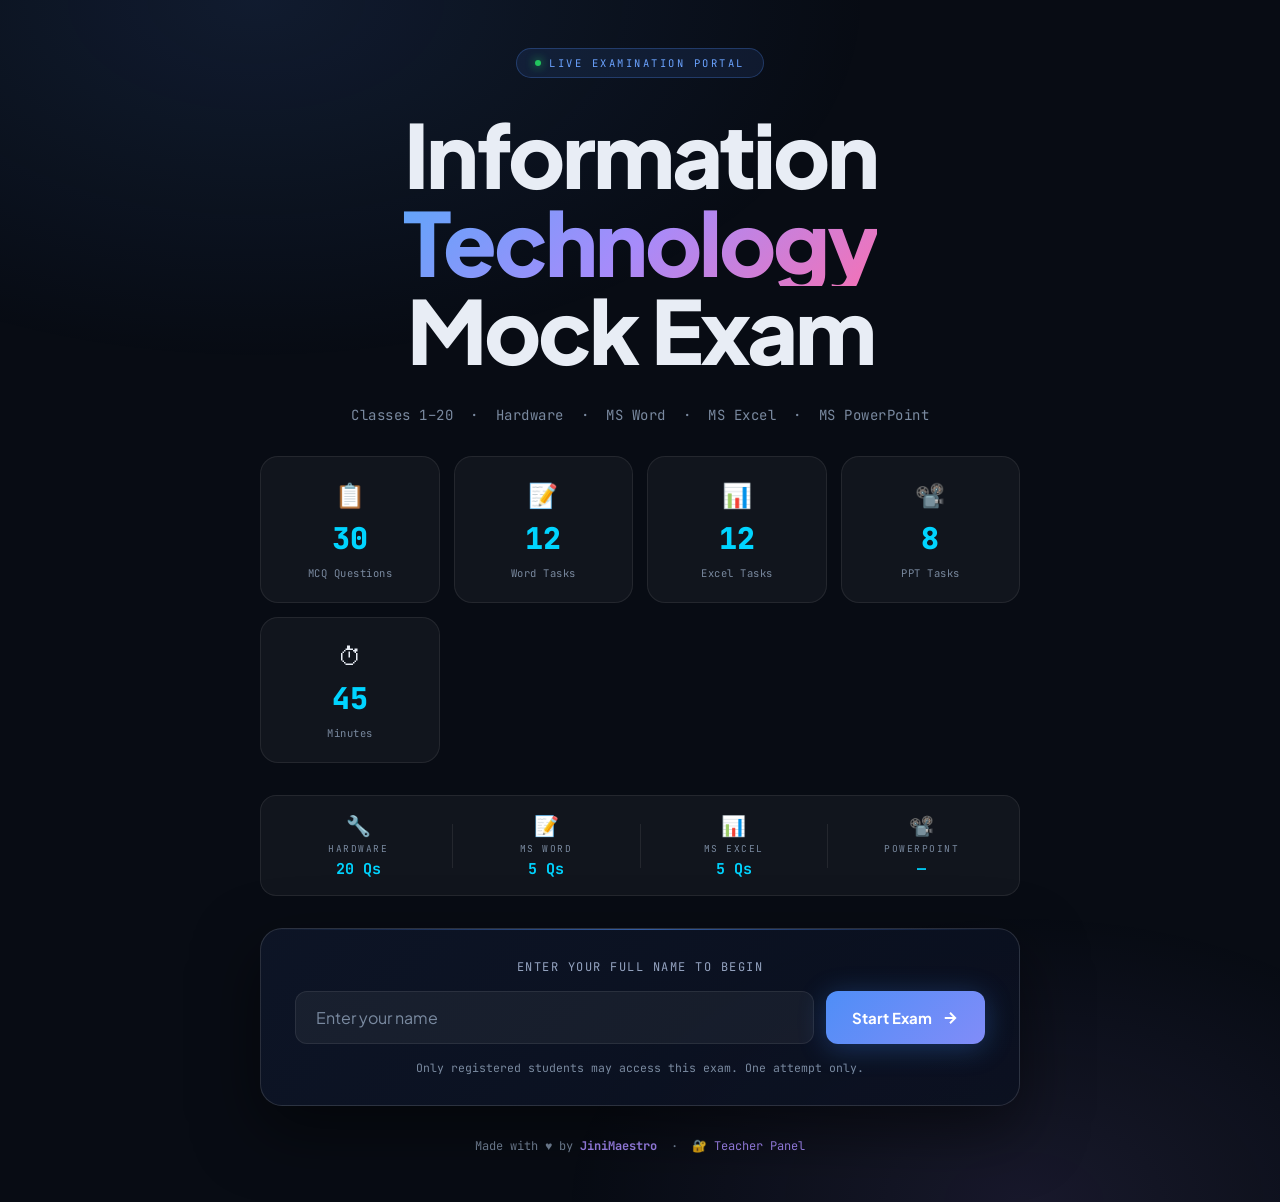
<file: index.html>
<!DOCTYPE html>
<html lang="en">
<head>
  <meta charset="UTF-8"/>
  <meta name="viewport" content="width=device-width, initial-scale=1.0"/>
  <title>IT Mock Examination</title>
  <link rel="preconnect" href="https://fonts.googleapis.com"/>
  <link rel="preconnect" href="https://fonts.gstatic.com" crossorigin/>
  <link rel="icon" href="data:image/svg+xml,<svg xmlns='http://www.w3.org/2000/svg' viewBox='0 0 32 32'><text y='26' font-size='28'>&#x1F393;</text></svg>">
  <link href="https://fonts.googleapis.com/css2?family=Plus+Jakarta+Sans:wght@400;500;600;700;800&family=JetBrains+Mono:wght@400;500;600&display=swap" rel="stylesheet"/>
  <link rel="stylesheet" href="style.css"/>
</head>
<body>
<script src="theme.js"></script>

<canvas id="particles"></canvas>

<!-- ═══════════ LANDING ═══════════ -->
<div id="screen-landing" class="screen active">
  <div class="landing-grid">
    <div class="landing-badge"><span class="badge-dot"></span>LIVE EXAMINATION PORTAL</div>
    <h1 class="landing-title">
      <span class="title-line">Information</span>
      <span class="title-line accent-line">Technology</span>
      <span class="title-line">Mock Exam</span>
    </h1>
    <p class="landing-sub">Classes 1–20 &nbsp;·&nbsp; Hardware &nbsp;·&nbsp; MS Word &nbsp;·&nbsp; MS Excel &nbsp;·&nbsp; MS PowerPoint</p>

    <div class="info-cards">
      <div class="info-card" style="--d:0">
        <div class="ic-icon">📋</div>
        <div class="ic-val" id="lc-mcq">30</div>
        <div class="ic-lbl">MCQ Questions</div>
      </div>
      <div class="info-card" style="--d:1">
        <div class="ic-icon">📝</div>
        <div class="ic-val" id="lc-word-tasks">12</div>
        <div class="ic-lbl">Word Tasks</div>
      </div>
      <div class="info-card" style="--d:2">
        <div class="ic-icon">📊</div>
        <div class="ic-val" id="lc-excel-tasks">12</div>
        <div class="ic-lbl">Excel Tasks</div>
      </div>
      <div class="info-card" style="--d:3">
        <div class="ic-icon">📽️</div>
        <div class="ic-val" id="lc-ppt-tasks">8</div>
        <div class="ic-lbl">PPT Tasks</div>
      </div>
      <div class="info-card" style="--d:4" style="grid-column: span 1;">
        <div class="ic-icon">⏱</div>
        <div class="ic-val" id="lc-time">45</div>
        <div class="ic-lbl">Minutes</div>
      </div>
    </div>

    <div class="exam-info-banner">
      <div class="eib-item">
        <span class="eib-icon">🔧</span>
        <span class="eib-label">Hardware</span>
        <span class="eib-val" id="eib-hw">20 Qs</span>
      </div>
      <div class="eib-sep"></div>
      <div class="eib-item">
        <span class="eib-icon">📝</span>
        <span class="eib-label">MS Word</span>
        <span class="eib-val" id="eib-word">5 Qs</span>
      </div>
      <div class="eib-sep"></div>
      <div class="eib-item">
        <span class="eib-icon">📊</span>
        <span class="eib-label">MS Excel</span>
        <span class="eib-val" id="eib-excel">5 Qs</span>
      </div>
      <div class="eib-sep"></div>
      <div class="eib-item">
        <span class="eib-icon">📽️</span>
        <span class="eib-label">PowerPoint</span>
        <span class="eib-val" id="eib-ppt">—</span>
      </div>
    </div>

    <div class="name-entry-box">
      <label class="ne-label">Enter Your Full Name to Begin</label>
      <div class="ne-row">
        <input id="student-name" class="ne-input" type="text" placeholder="Enter your name" autocomplete="off"/>
        <button id="btn-start" class="btn-primary" onclick="startExam()">
          <span>Start Exam</span>
          <svg viewBox="0 0 24 24" fill="none" stroke="currentColor" stroke-width="2.5"><path d="M5 12h14M12 5l7 7-7 7"/></svg>
        </button>
      </div>
      <div id="name-error" class="name-error" style="display:none;"></div>
      <p class="ne-hint">Only registered students may access this exam. One attempt only.</p>
    </div>

    <div class="landing-footer">
      Made with ♥ by <strong>JiniMaestro</strong>
      &nbsp;·&nbsp;
      <a href="teacher.html" class="teacher-link">🔐 Teacher Panel</a>
    </div>
  </div>
</div>

<!-- ═══════════ MCQ SCREEN ═══════════ -->
<div id="screen-mcq" class="screen">
  <header class="exam-header">
    <div class="eh-left">
      <div class="eh-logo">JM</div>
      <div>
        <div class="eh-title">Section A — MCQs</div>
        <div id="eh-student" class="eh-student"></div>
      </div>
    </div>
    <div class="eh-right">
      <div class="progress-ring-wrap">
        <svg class="progress-ring" viewBox="0 0 56 56">
          <defs>
            <linearGradient id="ring-grad" x1="0%" y1="0%" x2="100%" y2="0%">
              <stop offset="0%"   stop-color="#4f8ef7"/>
              <stop offset="100%" stop-color="#22d3ee"/>
            </linearGradient>
          </defs>
          <circle cx="28" cy="28" r="24" class="ring-bg"/>
          <circle cx="28" cy="28" r="24" class="ring-fg" id="ring-circle"/>
        </svg>
        <div class="ring-text" id="ring-text">0/30</div>
      </div>
      <div class="timer-box">
        <div class="timer-icon">⏱</div>
        <div id="timer-display" class="timer-val">45:00</div>
      </div>
    </div>
  </header>
  <div class="mcq-stage">
    <div class="mcq-progress-bar"><div id="mcq-bar" class="mcq-bar-fill"></div></div>
    <div id="mcq-card" class="mcq-card">
      <div class="mcq-meta">
        <span id="mcq-section-tag" class="mcq-section-tag"></span>
        <span id="mcq-num" class="mcq-num"></span>
      </div>
      <h2 id="mcq-question" class="mcq-question"></h2>
      <div id="mcq-options" class="mcq-options"></div>
      <div class="mcq-nav">
        <button id="btn-prev" class="btn-ghost" onclick="prevQ()">← Previous</button>
        <div id="mcq-dots" class="mcq-dots"></div>
        <button id="btn-next" class="btn-next" onclick="nextQ()">Next →</button>
      </div>
    </div>
  </div>
</div>

<!-- ═══════════ PRACTICAL SCREEN ═══════════ -->
<div id="screen-practical" class="screen">
  <header class="exam-header">
    <div class="eh-left">
      <div class="eh-logo">JM</div>
      <div>
        <div class="eh-title">Practical Section</div>
        <div id="prac-student" class="eh-student"></div>
      </div>
    </div>
    <div class="eh-right">
      <div class="score-pill">MCQ Score: <strong id="mcq-score-display">—</strong><span id="mcq-score-total">/30</span></div>
    </div>
  </header>
  <div class="prac-stage">

    <!-- TABS: Word / Excel / PowerPoint -->
    <div class="prac-tabs">
      <button class="ptab active" data-tab="word" onclick="switchTab('word')">
        <span class="ptab-icon">📝</span> Word Tasks
        <span class="ptab-marks" id="ptab-word-marks">— Marks</span>
      </button>
      <button class="ptab" data-tab="excel" onclick="switchTab('excel')">
        <span class="ptab-icon">📊</span> Excel Tasks
        <span class="ptab-marks" id="ptab-excel-marks">— Marks</span>
      </button>
      <button class="ptab" data-tab="ppt" onclick="switchTab('ppt')">
        <span class="ptab-icon">📽️</span> PowerPoint Tasks
        <span class="ptab-marks" id="ptab-ppt-marks">— Marks</span>
      </button>
    </div>

    <!-- ── WORD TAB ── -->
    <div id="tab-word" class="prac-tab-content active">
      <div class="prac-context-box">
        <div class="pcb-icon">📄</div>
        <div>
          <strong>Document Topic:</strong> Create a Word document titled <em>"Computer Hardware — An Introduction"</em> covering at least 4 hardware topics (Processor, RAM, Storage, Motherboard). Write at least 2 paragraphs per topic. Apply ALL tasks listed below.
          <br/><br/><strong>Save As:</strong> <code>Word_Final_[YourName].docx</code>
        </div>
      </div>
      <div class="task-list" id="word-tasks"></div>
      <div class="upload-zone" id="word-upload-zone">
        <div class="uz-inner" onclick="document.getElementById('word-file').click()">
          <div class="uz-icon">📁</div>
          <div class="uz-title">Upload Your Word File</div>
          <div class="uz-sub">Click to browse or drag &amp; drop your .docx file here</div>
          <div class="uz-badge">Word_Final_[YourName].docx</div>
        </div>
        <input type="file" id="word-file" accept=".docx,.doc" style="display:none" onchange="handleFileUpload('word', this)"/>
        <div id="word-file-status" class="file-status"></div>
      </div>
    </div>

    <!-- ── EXCEL TAB ── -->
    <div id="tab-excel" class="prac-tab-content">
      <div class="prac-context-box excel-ctx">
        <div class="pcb-icon">📊</div>
        <div>
          <strong>Enter this student data on Sheet 1 of your Excel file, then complete all tasks below.</strong>
          <br/><strong>Save As:</strong> <code>Excel_Final_[YourName].xlsx</code>
        </div>
      </div>
      <div class="excel-data-table-wrap">
        <table class="excel-preview-table">
          <thead><tr><th>Name</th><th>Math</th><th>English</th><th>Science</th><th>IT</th><th>Total</th><th>Average</th><th>Grade</th></tr></thead>
          <tbody>
            <tr><td>Ali Ahmed</td><td>78</td><td>85</td><td>72</td><td>90</td><td class="formula-cell">(formula)</td><td class="formula-cell">(formula)</td><td class="formula-cell">(formula)</td></tr>
            <tr><td>Sara Khan</td><td>92</td><td>76</td><td>88</td><td>95</td><td class="formula-cell">(formula)</td><td class="formula-cell">(formula)</td><td class="formula-cell">(formula)</td></tr>
            <tr><td>Bilal Raza</td><td>65</td><td>70</td><td>80</td><td>75</td><td class="formula-cell">(formula)</td><td class="formula-cell">(formula)</td><td class="formula-cell">(formula)</td></tr>
            <tr><td>Hira Malik</td><td>88</td><td>91</td><td>94</td><td>87</td><td class="formula-cell">(formula)</td><td class="formula-cell">(formula)</td><td class="formula-cell">(formula)</td></tr>
            <tr><td>Usman Tariq</td><td>55</td><td>60</td><td>58</td><td>62</td><td class="formula-cell">(formula)</td><td class="formula-cell">(formula)</td><td class="formula-cell">(formula)</td></tr>
            <tr><td>Zara Noor</td><td>79</td><td>83</td><td>77</td><td>81</td><td class="formula-cell">(formula)</td><td class="formula-cell">(formula)</td><td class="formula-cell">(formula)</td></tr>
            <tr><td>Kamran Baig</td><td>95</td><td>89</td><td>91</td><td>98</td><td class="formula-cell">(formula)</td><td class="formula-cell">(formula)</td><td class="formula-cell">(formula)</td></tr>
            <tr><td>Ayesha Siddiqi</td><td>60</td><td>72</td><td>65</td><td>70</td><td class="formula-cell">(formula)</td><td class="formula-cell">(formula)</td><td class="formula-cell">(formula)</td></tr>
          </tbody>
        </table>
      </div>
      <div class="task-list" id="excel-tasks"></div>
      <div class="upload-zone excel-uz" id="excel-upload-zone">
        <div class="uz-inner" onclick="document.getElementById('excel-file').click()">
          <div class="uz-icon">📂</div>
          <div class="uz-title">Upload Your Excel File</div>
          <div class="uz-sub">Click to browse or drag &amp; drop your .xlsx file here</div>
          <div class="uz-badge">Excel_Final_[YourName].xlsx</div>
        </div>
        <input type="file" id="excel-file" accept=".xlsx,.xls,.csv" style="display:none" onchange="handleFileUpload('excel', this)"/>
        <div id="excel-file-status" class="file-status"></div>
      </div>
    </div>

    <!-- ── POWERPOINT TAB ── -->
    <div id="tab-ppt" class="prac-tab-content">
      <div class="prac-context-box ppt-ctx">
        <div class="pcb-icon">📽️</div>
        <div>
          <strong>Presentation Topic:</strong> Create a PowerPoint presentation titled <em>"Computer Hardware — A Visual Guide"</em> with at least <strong>8 slides</strong> covering the topics: Title Slide, Processor, RAM, Storage Devices, Motherboard, BIOS, Ports &amp; Connectors, and a Summary/Conclusion slide. Apply ALL tasks listed below.
          <br/><br/><strong>Save As:</strong> <code>PPT_Final_[YourName].pptx</code>
        </div>
      </div>
      <div class="task-list" id="ppt-tasks"></div>
      <div class="upload-zone ppt-uz" id="ppt-upload-zone">
        <div class="uz-inner" onclick="document.getElementById('ppt-file').click()">
          <div class="uz-icon">📽️</div>
          <div class="uz-title">Upload Your PowerPoint File</div>
          <div class="uz-sub">Click to browse or drag &amp; drop your .pptx file here</div>
          <div class="uz-badge">PPT_Final_[YourName].pptx</div>
        </div>
        <input type="file" id="ppt-file" accept=".pptx,.ppt" style="display:none" onchange="handleFileUpload('ppt', this)"/>
        <div id="ppt-file-status" class="file-status"></div>
      </div>
    </div>

    <div class="prac-submit-row">
      <button class="btn-submit" onclick="submitExam()">
        <span>Submit &amp; Send to Teacher</span>
        <svg viewBox="0 0 24 24" fill="none" stroke="currentColor" stroke-width="2.5"><path d="M22 2L11 13M22 2l-7 20-4-9-9-4 20-7z"/></svg>
      </button>
    </div>
  </div>
</div>

<!-- ═══════════ SUBMITTED SCREEN ═══════════ -->
<div id="screen-submitted" class="screen">
  <div class="submitted-wrap">
    <div class="submitted-card">
      <div class="sc-check">✅</div>
      <h2 class="sc-title">Exam Submitted!</h2>
      <p class="sc-msg">Your answers and files have been sent to your teacher for marking. You will be informed of your final results shortly.</p>
      <div class="sc-student" id="sc-student-name"></div>
      <div class="sc-rows">
        <div class="sc-row"><span class="scr-label">MCQ Score (Auto-Graded)</span><span class="scr-val green" id="sc-mcq">—</span></div>
        <div class="sc-row"><span class="scr-label">Word File</span><span class="scr-val" id="sc-word">—</span></div>
        <div class="sc-row"><span class="scr-label">Excel File</span><span class="scr-val" id="sc-excel">—</span></div>
        <div class="sc-row"><span class="scr-label">PowerPoint File</span><span class="scr-val" id="sc-ppt">—</span></div>
      </div>
      <p class="sc-note">Results will be displayed in the Teacher Panel after grading.</p>
      <div class="sc-footer">Made with ♥ by <strong>JiniMaestro</strong></div>
    </div>
  </div>
</div>

<script src="questions.js"></script>
<script type="module" src="app.js"></script>
</body>
</html>
</file>
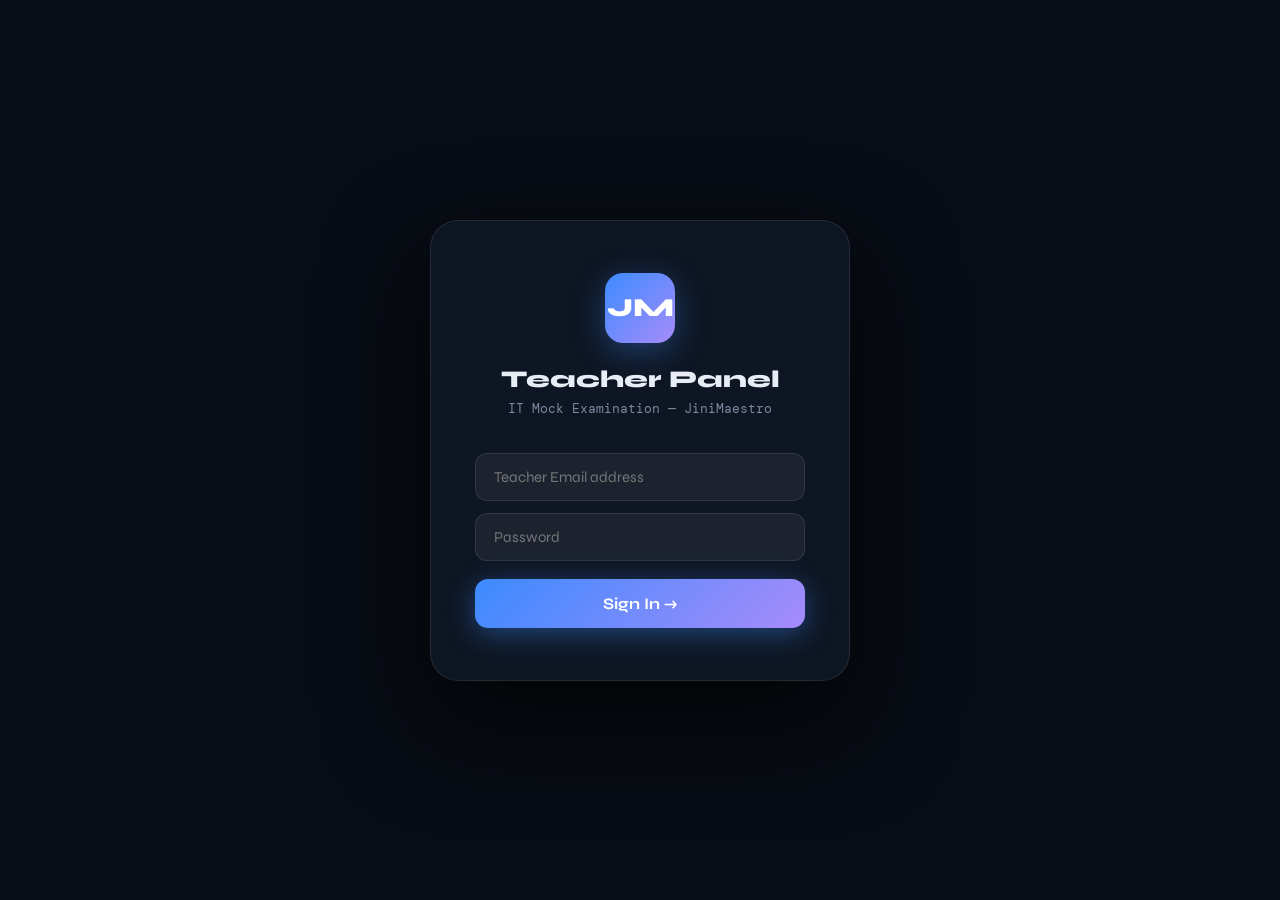
<file: teacher.html>
<!DOCTYPE html>
<html lang="en">
<head>
  <meta charset="UTF-8"/>
  <meta name="viewport" content="width=device-width, initial-scale=1.0"/>
  <title>Teacher Panel — IT Mock Exam</title>
  <link rel="preconnect" href="https://fonts.googleapis.com"/>
  <script src="theme.js"></script>
  <link href="https://fonts.googleapis.com/css2?family=Syne:wght@400;600;700;800&family=DM+Mono:ital,wght@0,400;0,500;1,400&display=swap" rel="stylesheet"/>
  <style>
:root{--bg:#080c14;--surface:#0e1623;--glass:rgba(255,255,255,.04);--gb:rgba(255,255,255,.09);--blue:#3b8bff;--blue-glow:#3b8bff44;--cyan:#00d4ff;--green:#22c55e;--orange:#f97316;--red:#ef4444;--gold:#f59e0b;--purple:#a78bfa;--text:#e8edf5;--muted:#7a8aa0;--r:14px;--font:"Syne",sans-serif;--mono:"DM Mono",monospace;--accent:var(--blue);--header-bg:rgba(8,12,20,.92);}

/* ═══════ THEME: Midnight Blue (default) ═══════ */
[data-theme="midnight"]{
  --bg:#080c14;--surface:#0e1623;--glass:rgba(255,255,255,.04);--gb:rgba(255,255,255,.09);
  --blue:#3b8bff;--blue-glow:#3b8bff44;--cyan:#00d4ff;--accent:#3b8bff;
  --text:#e8edf5;--muted:#7a8aa0;--header-bg:rgba(8,12,20,.92);
  --grad1:#3b8bff;--grad2:#a78bfa;
}
/* ═══════ THEME: Emerald Dark ═══════ */
[data-theme="emerald"]{
  --bg:#061210;--surface:#0b1e1a;--glass:rgba(255,255,255,.04);--gb:rgba(34,197,94,.12);
  --blue:#10b981;--blue-glow:#10b98144;--cyan:#34d399;--accent:#10b981;
  --text:#e2faf3;--muted:#6b9e8a;--header-bg:rgba(6,18,16,.92);
  --grad1:#10b981;--grad2:#06b6d4;
  --purple:#34d399;--gold:#fbbf24;--orange:#f97316;--red:#f87171;--green:#10b981;
}
/* ═══════ THEME: Crimson Night ═══════ */
[data-theme="crimson"]{
  --bg:#0f0608;--surface:#1a0b0d;--glass:rgba(255,255,255,.04);--gb:rgba(239,68,68,.12);
  --blue:#f43f5e;--blue-glow:#f43f5e44;--cyan:#fb7185;--accent:#f43f5e;
  --text:#fdf2f4;--muted:#9e6e74;--header-bg:rgba(15,6,8,.92);
  --grad1:#f43f5e;--grad2:#f97316;
  --purple:#fb7185;--gold:#fbbf24;--orange:#f97316;--red:#f43f5e;--green:#34d399;
}
/* ═══════ THEME: Solar Gold ═══════ */
[data-theme="solar"]{
  --bg:#0d0a02;--surface:#1a1505;--glass:rgba(255,255,255,.04);--gb:rgba(245,158,11,.12);
  --blue:#f59e0b;--blue-glow:#f59e0b44;--cyan:#fbbf24;--accent:#f59e0b;
  --text:#fefce8;--muted:#a08c4a;--header-bg:rgba(13,10,2,.92);
  --grad1:#f59e0b;--grad2:#ef4444;
  --purple:#fbbf24;--gold:#f59e0b;--orange:#ef4444;--red:#ef4444;--green:#22c55e;
}

/* Theme-aware gradients */
.login-logo,.tph-logo,.sch-avatar,.cfg-mode-btn.active{background:linear-gradient(135deg,var(--grad1,var(--blue)),var(--grad2,var(--purple))) !important;}
.btn-add,.btn-login,.btn-save-config,.btn-save-grade{background:linear-gradient(135deg,var(--grad1,var(--blue)),var(--grad2,var(--purple))) !important;}
.btn-login:hover,.btn-add:hover{opacity:.88;}
.tab-btn.active{border-color:var(--accent) !important;background:rgba(var(--accent),.1) !important;}
.filter-btn.active{border-color:var(--accent) !important;background:rgba(59,139,255,.1) !important;}
.tp-header{background:var(--header-bg) !important;}
.tph-sub{color:var(--cyan) !important;}
.stat-val,.sch-mcq{color:var(--accent) !important;}
.add-input:focus,.lf-input:focus,.gf-input:focus,.cfg-input:focus,.manual-search:focus{border-color:var(--accent) !important;box-shadow:0 0 0 3px var(--blue-glow) !important;}
.cfg-mode-btn.active{box-shadow:0 0 0 1px var(--accent) !important;}
.btn-save-config{box-shadow:0 4px 18px var(--blue-glow) !important;}

*,*::before,*::after{box-sizing:border-box;margin:0;padding:0;}
body{background:var(--bg);color:var(--text);font-family:var(--font);min-height:100vh;}
::-webkit-scrollbar{width:6px;}::-webkit-scrollbar-track{background:transparent;}::-webkit-scrollbar-thumb{background:rgba(255,255,255,.1);border-radius:3px;}
@keyframes fadeUp{from{opacity:0;transform:translateY(18px);}to{opacity:1;transform:translateY(0);}}
#login-screen{display:flex;align-items:center;justify-content:center;min-height:100vh;padding:20px;}
.login-card{background:var(--surface);border:1px solid var(--gb);border-radius:28px;padding:52px 44px;width:100%;max-width:420px;text-align:center;box-shadow:0 40px 100px rgba(0,0,0,.7);animation:fadeUp .6s ease;}
.login-logo{width:70px;height:70px;border-radius:18px;background:linear-gradient(135deg,var(--blue),var(--purple));display:grid;place-items:center;font-size:26px;font-weight:800;color:#fff;margin:0 auto 22px;box-shadow:0 8px 32px rgba(59,139,255,.35);}
.login-title{font-size:24px;font-weight:800;margin-bottom:6px;}
.login-sub{font-size:13px;color:var(--muted);font-family:var(--mono);margin-bottom:36px;}
.lf-group{display:flex;flex-direction:column;gap:12px;margin-bottom:18px;}
.lf-input{background:rgba(255,255,255,.06);border:1.5px solid var(--gb);border-radius:12px;padding:14px 18px;color:var(--text);font-family:var(--font);font-size:15px;outline:none;transition:border-color .3s,box-shadow .3s;}
.lf-input:focus{border-color:var(--blue);box-shadow:0 0 0 4px var(--blue-glow);}
.btn-login{width:100%;background:linear-gradient(135deg,var(--blue),#5b5ef4);border:none;border-radius:13px;padding:15px;color:#fff;font-family:var(--font);font-size:16px;font-weight:700;cursor:pointer;transition:all .25s;box-shadow:0 6px 28px rgba(59,139,255,.4);}
.btn-login:hover{transform:translateY(-2px);box-shadow:0 10px 36px rgba(59,139,255,.55);}
.login-error{color:var(--red);font-size:13px;font-family:var(--mono);background:rgba(239,68,68,.1);border:1px solid rgba(239,68,68,.2);border-radius:9px;padding:11px;display:none;margin-bottom:14px;}
/* PANEL */
#panel{display:none;flex-direction:column;min-height:100vh;}
.tp-header{position:sticky;top:0;z-index:100;background:rgba(8,12,20,.92);backdrop-filter:blur(24px);border-bottom:1px solid var(--gb);padding:14px 28px;display:flex;align-items:center;justify-content:space-between;gap:16px;flex-wrap:wrap;}
.tph-left{display:flex;align-items:center;gap:14px;}
.tph-logo{width:42px;height:42px;border-radius:11px;flex-shrink:0;background:linear-gradient(135deg,var(--blue),var(--purple));display:grid;place-items:center;font-size:15px;font-weight:800;color:#fff;}
.tph-title{font-size:16px;font-weight:800;}
.tph-sub{font-size:11px;color:var(--cyan);font-family:var(--mono);}
.tph-right{display:flex;align-items:center;gap:10px;flex-wrap:wrap;}
.tab-btns{display:flex;gap:6px;}
.tab-btn{background:var(--glass);border:1.5px solid var(--gb);border-radius:9px;padding:8px 15px;color:var(--muted);font-family:var(--font);font-size:13px;font-weight:700;cursor:pointer;transition:all .2s;white-space:nowrap;}
.tab-btn.active{border-color:var(--blue);color:var(--text);background:rgba(59,139,255,.12);}
.btn-logout{background:rgba(239,68,68,.1);border:1px solid rgba(239,68,68,.2);border-radius:9px;padding:8px 16px;color:var(--red);font-family:var(--font);font-size:13px;cursor:pointer;transition:all .2s;white-space:nowrap;}
.btn-logout:hover{background:rgba(239,68,68,.22);}
.tp-body{flex:1;padding:28px 24px 60px;max-width:1100px;width:100%;margin:0 auto;}
.tp-tab{display:none;animation:fadeUp .35s ease;}
.tp-tab.active{display:block;}
.section-title{font-size:19px;font-weight:800;margin-bottom:22px;display:flex;align-items:center;gap:12px;flex-wrap:wrap;}
.st-badge{font-size:12px;font-family:var(--mono);color:var(--muted);font-weight:400;background:var(--glass);border:1px solid var(--gb);border-radius:99px;padding:4px 12px;}
.st-actions{margin-left:auto;display:flex;gap:8px;}
/* STUDENTS */
.students-grid{display:grid;grid-template-columns:1fr 1fr;gap:20px;margin-bottom:28px;}
@media(max-width:720px){.students-grid{grid-template-columns:1fr;}}
.panel-card{background:var(--surface);border:1px solid var(--gb);border-radius:var(--r);padding:24px;}
.pc-head{font-size:14px;font-weight:700;margin-bottom:16px;color:var(--cyan);}
.student-list{display:flex;flex-direction:column;gap:8px;margin-bottom:16px;min-height:56px;}
.student-pill{display:flex;align-items:center;justify-content:space-between;background:var(--glass);border:1px solid var(--gb);border-radius:9px;padding:10px 14px;transition:border-color .2s;}
.student-pill:hover{border-color:rgba(255,255,255,.15);}
.sp-name{font-size:14px;font-weight:600;}
.sp-status{font-size:11px;font-family:var(--mono);padding:3px 9px;border-radius:99px;}
.sp-done{background:rgba(34,197,94,.15);color:var(--green);border:1px solid rgba(34,197,94,.25);}
.sp-pending{background:rgba(122,138,160,.1);color:var(--muted);border:1px solid var(--gb);}
.sp-await{background:rgba(245,158,11,.1);color:var(--gold);border:1px solid rgba(245,158,11,.2);}
.btn-remove{background:rgba(239,68,68,.1);border:1px solid rgba(239,68,68,.2);border-radius:6px;padding:4px 10px;color:var(--red);font-size:12px;cursor:pointer;transition:background .2s;}
.btn-remove:hover{background:rgba(239,68,68,.25);}
.add-student-row{display:flex;gap:8px;}
.add-input{flex:1;background:rgba(255,255,255,.06);border:1.5px solid var(--gb);border-radius:9px;padding:10px 14px;color:var(--text);font-family:var(--font);font-size:14px;outline:none;transition:border-color .3s;}
.add-input:focus{border-color:var(--blue);}
.btn-add{background:linear-gradient(135deg,var(--blue),#5b5ef4);border:none;border-radius:9px;padding:10px 18px;color:#fff;font-family:var(--font);font-size:13px;font-weight:700;cursor:pointer;white-space:nowrap;transition:opacity .2s;}
.btn-add:hover{opacity:.85;}
.students-note{font-size:12px;color:var(--muted);font-family:var(--mono);background:rgba(59,139,255,.06);border:1px solid rgba(59,139,255,.15);border-radius:9px;padding:12px;margin-top:12px;line-height:1.6;}
.stats-row{display:grid;grid-template-columns:repeat(3,1fr);gap:12px;margin-bottom:20px;}
.stat-box{background:var(--surface);border:1px solid var(--gb);border-radius:var(--r);padding:20px 16px;text-align:center;}
.stat-val{font-size:30px;font-weight:800;color:var(--cyan);}
.stat-lbl{font-size:11px;color:var(--muted);font-family:var(--mono);margin-top:5px;}
.toolbar{display:flex;align-items:center;gap:10px;margin-bottom:22px;flex-wrap:wrap;}
.toolbar-left{display:flex;gap:8px;flex:1;flex-wrap:wrap;}
.filter-btn{background:var(--glass);border:1.5px solid var(--gb);border-radius:8px;padding:7px 14px;color:var(--muted);font-family:var(--font);font-size:12px;font-weight:700;cursor:pointer;transition:all .2s;}
.filter-btn.active{border-color:var(--blue);color:var(--text);background:rgba(59,139,255,.1);}
.btn-pdf-all{display:inline-flex;align-items:center;gap:8px;background:linear-gradient(135deg,#dc2626,#b91c1c);border:none;border-radius:10px;padding:10px 20px;color:#fff;font-family:var(--font);font-size:13px;font-weight:700;cursor:pointer;white-space:nowrap;box-shadow:0 4px 20px rgba(220,38,38,.4);transition:all .2s;}
.btn-pdf-all:hover{transform:translateY(-2px);box-shadow:0 8px 28px rgba(220,38,38,.55);}
.btn-pdf-all svg{width:16px;height:16px;flex-shrink:0;}
.btn-pdf-single{display:inline-flex;align-items:center;gap:6px;background:rgba(220,38,38,.12);border:1px solid rgba(220,38,38,.28);border-radius:8px;padding:9px 15px;color:#f87171;font-family:var(--font);font-size:12px;font-weight:700;cursor:pointer;white-space:nowrap;transition:all .2s;}
.btn-pdf-single:hover{background:rgba(220,38,38,.24);color:#fff;}
.btn-pdf-single svg{width:14px;height:14px;flex-shrink:0;}
.no-subs{text-align:center;padding:70px 20px;color:var(--muted);font-family:var(--mono);}
.no-subs .ns-icon{font-size:52px;margin-bottom:18px;display:block;}
.sub-card{background:var(--surface);border:1px solid var(--gb);border-radius:var(--r);margin-bottom:14px;overflow:hidden;transition:border-color .25s,box-shadow .25s;}
.sub-card:hover{border-color:rgba(59,139,255,.28);box-shadow:0 4px 24px rgba(59,139,255,.06);}
.sub-card-header{display:flex;align-items:center;justify-content:space-between;padding:17px 22px;cursor:pointer;gap:12px;flex-wrap:wrap;}
.sch-left{display:flex;align-items:center;gap:14px;}
.sch-avatar{width:44px;height:44px;border-radius:11px;flex-shrink:0;background:linear-gradient(135deg,var(--blue),var(--purple));display:grid;place-items:center;font-size:16px;font-weight:800;color:#fff;}
.sch-name{font-size:16px;font-weight:700;}
.sch-time{font-size:11px;color:var(--muted);font-family:var(--mono);margin-top:3px;}
.sch-right{display:flex;align-items:center;gap:10px;flex-wrap:wrap;}
.sch-mcq{background:rgba(34,197,94,.12);border:1px solid rgba(34,197,94,.25);border-radius:99px;padding:5px 13px;font-size:13px;color:var(--green);font-family:var(--mono);font-weight:700;}
.file-badge{font-size:11px;padding:4px 9px;border-radius:6px;font-family:var(--mono);}
.fb-word{background:rgba(59,139,255,.14);color:var(--blue);border:1px solid rgba(59,139,255,.25);}
.fb-excel{background:rgba(249,115,22,.14);color:var(--orange);border:1px solid rgba(249,115,22,.25);}
.fb-ppt{background:rgba(245,158,11,.14);color:var(--gold);border:1px solid rgba(245,158,11,.25);}
.fb-miss{background:rgba(239,68,68,.1);color:var(--red);border:1px solid rgba(239,68,68,.2);}
.graded-badge{background:rgba(34,197,94,.12);color:var(--green);border:1px solid rgba(34,197,94,.25);font-size:11px;padding:4px 10px;border-radius:6px;font-family:var(--mono);}
.pending-badge{background:rgba(245,158,11,.1);color:var(--gold);border:1px solid rgba(245,158,11,.2);font-size:11px;padding:4px 10px;border-radius:6px;font-family:var(--mono);}
.sch-chevron{color:var(--muted);font-size:20px;transition:transform .3s;flex-shrink:0;}
.sub-card.open .sch-chevron{transform:rotate(180deg);}
.sub-detail{display:none;border-top:1px solid var(--gb);padding:24px 22px;animation:fadeUp .3s ease;}
.sub-card.open .sub-detail{display:block;}
.detail-grid{display:grid;grid-template-columns:1fr 1fr;gap:18px;margin-bottom:22px;}
@media(max-width:720px){.detail-grid{grid-template-columns:1fr;}}
.detail-box{background:rgba(255,255,255,.025);border:1px solid var(--gb);border-radius:11px;padding:18px;}
.db-title{font-size:11px;color:var(--muted);font-family:var(--mono);letter-spacing:.8px;text-transform:uppercase;margin-bottom:14px;}
.answers-grid{display:grid;grid-template-columns:repeat(auto-fill,minmax(56px,1fr));gap:6px;}
.ag-item{border-radius:8px;padding:8px 4px;text-align:center;font-family:var(--mono);}
.ag-item.correct{background:rgba(34,197,94,.15);border:1px solid rgba(34,197,94,.3);}
.ag-item.wrong{background:rgba(239,68,68,.12);border:1px solid rgba(239,68,68,.25);}
.ag-item.skip{background:rgba(122,138,160,.08);border:1px solid var(--gb);}
.ag-q{font-size:10px;color:var(--muted);}
.ag-a{font-weight:700;font-size:13px;}
.ag-item.correct .ag-a{color:var(--green);}
.ag-item.wrong .ag-a{color:var(--red);}
.ag-item.skip .ag-a{color:var(--muted);}
.file-dl-row{display:flex;flex-direction:column;gap:10px;}
.btn-dl{display:inline-flex;align-items:center;gap:8px;background:rgba(59,139,255,.1);border:1px solid rgba(59,139,255,.25);border-radius:9px;padding:10px 15px;color:var(--blue);font-family:var(--font);font-size:13px;font-weight:600;cursor:pointer;transition:all .2s;text-decoration:none;}
.btn-dl:hover{background:rgba(59,139,255,.22);}
.btn-dl.excel-dl{background:rgba(249,115,22,.1);border-color:rgba(249,115,22,.25);color:var(--orange);}
.btn-dl.excel-dl:hover{background:rgba(249,115,22,.22);}
.btn-dl.ppt-dl{background:rgba(245,158,11,.1);border-color:rgba(245,158,11,.25);color:var(--gold);}
.btn-dl.ppt-dl:hover{background:rgba(245,158,11,.22);}
.btn-dl-miss{display:inline-flex;align-items:center;gap:8px;background:rgba(239,68,68,.07);border:1px solid rgba(239,68,68,.15);border-radius:9px;padding:10px 15px;color:var(--muted);font-size:13px;}
.grading-form{background:rgba(255,255,255,.02);border:1px solid var(--gb);border-radius:12px;padding:22px;}
.gf-header{display:flex;align-items:center;justify-content:space-between;margin-bottom:18px;flex-wrap:wrap;gap:10px;}
.gf-title{font-size:14px;font-weight:700;}
.gf-row{display:grid;grid-template-columns:1fr 1fr 1fr 1fr 1fr;gap:12px;margin-bottom:14px;}
@media(max-width:700px){.gf-row{grid-template-columns:1fr 1fr 1fr;}}
.gf-field{display:flex;flex-direction:column;gap:6px;}
.gf-label{font-size:11px;font-family:var(--mono);color:var(--muted);letter-spacing:.7px;text-transform:uppercase;}
.gf-input{background:rgba(255,255,255,.07);border:1.5px solid var(--gb);border-radius:9px;padding:11px 14px;color:var(--text);font-family:var(--font);font-size:16px;font-weight:700;outline:none;transition:border-color .3s;width:100%;}
.gf-input:focus{border-color:var(--blue);}
.gf-input[readonly]{opacity:.6;cursor:not-allowed;}
.gf-total{background:rgba(0,212,255,.06);border-color:rgba(0,212,255,.3);color:var(--cyan);}
.gf-note{width:100%;background:rgba(255,255,255,.04);border:1.5px solid var(--gb);border-radius:9px;padding:11px 14px;color:var(--text);font-family:var(--font);font-size:14px;outline:none;resize:vertical;min-height:64px;transition:border-color .3s;margin-bottom:16px;}
.gf-note:focus{border-color:var(--blue);}
.gf-actions{display:flex;align-items:center;gap:10px;flex-wrap:wrap;}
.btn-save-grade{display:inline-flex;align-items:center;gap:7px;background:linear-gradient(135deg,var(--green),#16a34a);border:none;border-radius:10px;padding:12px 26px;color:#fff;font-family:var(--font);font-size:14px;font-weight:700;cursor:pointer;transition:all .25s;box-shadow:0 4px 18px rgba(34,197,94,.32);}
.btn-save-grade:hover{transform:translateY(-2px);box-shadow:0 8px 26px rgba(34,197,94,.5);}
.grade-saved-msg{color:var(--green);font-size:13px;font-family:var(--mono);display:none;}
.total-chip{display:inline-flex;align-items:center;gap:6px;background:rgba(0,212,255,.1);border:1px solid rgba(0,212,255,.25);border-radius:99px;padding:5px 14px;font-size:14px;font-weight:800;color:var(--cyan);font-family:var(--mono);}
.settings-section{background:var(--surface);border:1px solid var(--gb);border-radius:var(--r);padding:24px;margin-bottom:18px;}
.ss-title{font-size:14px;font-weight:700;color:var(--cyan);margin-bottom:16px;}
.cred-row{display:flex;justify-content:space-between;align-items:center;padding:12px 0;border-bottom:1px solid var(--gb);}
.cred-row:last-child{border-bottom:none;}
.cr-label{font-size:13px;color:var(--muted);font-family:var(--mono);}
.cr-val{font-size:14px;font-weight:700;}
.danger-btn{background:rgba(239,68,68,.1);border:1px solid rgba(239,68,68,.2);border-radius:9px;padding:11px 22px;color:var(--red);font-family:var(--font);font-size:14px;cursor:pointer;transition:all .2s;}
.danger-btn:hover{background:rgba(239,68,68,.22);}
/* ═══════ THEME PICKER ═══════ */
.theme-bases{display:grid;grid-template-columns:repeat(4,1fr);gap:14px;margin-bottom:16px;}
@media(max-width:720px){.theme-bases{grid-template-columns:1fr 1fr;}}
.theme-base-card{border-radius:16px;border:2px solid var(--gb);overflow:hidden;cursor:pointer;transition:all .25s;position:relative;}
.theme-base-card:hover{transform:translateY(-3px);box-shadow:0 14px 40px rgba(0,0,0,.45);}
.theme-base-card.active{border-width:2.5px;}
.tbc-preview{height:64px;display:flex;align-items:flex-end;padding:8px 10px;position:relative;}
.tbc-dots{display:flex;gap:5px;z-index:1;}
.tbc-dot{width:9px;height:9px;border-radius:50%;}
.tbc-name{padding:8px 12px 4px;font-size:13px;font-weight:700;color:var(--text);}
.tbc-desc{padding:0 12px 10px;font-size:10px;color:var(--muted);font-family:var(--mono);}
/* Mode toggle row */
.theme-mode-row{display:flex;align-items:center;justify-content:center;gap:0;background:rgba(255,255,255,.04);border:1px solid var(--gb);border-radius:10px;padding:4px;margin-bottom:12px;width:fit-content;margin-left:auto;margin-right:auto;}
.tmr-btn{padding:8px 28px;border-radius:7px;border:none;font-family:var(--font);font-size:13px;font-weight:700;cursor:pointer;transition:all .2s;background:transparent;color:var(--muted);}
.tmr-btn.active{background:var(--accent);color:#fff;box-shadow:0 2px 12px var(--blue-glow);}
.theme-applied-msg{color:var(--green);font-size:12px;font-family:var(--mono);display:none;margin-top:10px;text-align:center;}
/* Light mode panel overrides */
[data-mode="light"] body{color:var(--text);}
[data-mode="light"] .login-card,[data-mode="light"] .panel-card,[data-mode="light"] .sub-card,
[data-mode="light"] .detail-box,[data-mode="light"] .grading-form,[data-mode="light"] .settings-section,
[data-mode="light"] .qp-section,[data-mode="light"] .manual-panel{background:var(--surface);border-color:var(--gb);}
[data-mode="light"] .tp-body{background:var(--bg);}
[data-mode="light"] .stat-box{background:var(--surface);border-color:var(--gb);}
[data-mode="light"] .lf-input,[data-mode="light"] .gf-input,[data-mode="light"] .cfg-input,
[data-mode="light"] .add-input,[data-mode="light"] .gf-note,[data-mode="light"] .manual-search{background:rgba(0,0,0,.04);color:var(--text);border-color:var(--gb);}
[data-mode="light"] .sub-card-header,[data-mode="light"] .qp-header{background:rgba(0,0,0,.02);}
[data-mode="light"] .ag-item.correct{background:rgba(22,163,74,.12);border-color:rgba(22,163,74,.25);}
[data-mode="light"] .ag-item.wrong{background:rgba(220,38,38,.1);border-color:rgba(220,38,38,.2);}
[data-mode="light"] .ag-item.skip{background:rgba(0,0,0,.05);border-color:var(--gb);}
[data-mode="light"] .filter-btn{background:rgba(0,0,0,.04);color:var(--muted);}
[data-mode="light"] .tab-btn{background:rgba(0,0,0,.04);color:var(--muted);}
[data-mode="light"] .mcq-section-tag,[data-mode="light"] .student-pill,[data-mode="light"] .sp-status{border-color:var(--gb);}

.cfg-field{display:flex;flex-direction:column;gap:6px;}
.cfg-label{font-size:11px;font-family:var(--mono);color:var(--muted);text-transform:uppercase;letter-spacing:.7px;}
.cfg-row{display:flex;align-items:center;gap:12px;}
.cfg-input{background:rgba(255,255,255,.07);border:1.5px solid var(--gb);border-radius:9px;padding:12px 14px;color:var(--text);font-family:var(--font);font-size:22px;font-weight:800;outline:none;transition:border-color .3s;width:110px;text-align:center;}
.cfg-input:focus{border-color:var(--blue);box-shadow:0 0 0 3px var(--blue-glow);}
.cfg-max{font-size:12px;color:var(--muted);font-family:var(--mono);}
.cfg-stat{background:rgba(255,255,255,.03);border:1px solid var(--gb);border-radius:12px;padding:18px;text-align:center;}
.cfs-val{font-size:28px;font-weight:800;color:var(--cyan);}
.cfs-lbl{font-size:11px;color:var(--muted);font-family:var(--mono);margin-top:5px;}
.cfg-chip{font-size:12px;font-family:var(--mono);font-weight:700;padding:5px 13px;border-radius:99px;}
.chip-hw{background:rgba(167,139,250,.15);color:var(--purple);border:1px solid rgba(167,139,250,.25);}
.chip-wd{background:rgba(59,139,255,.15);color:var(--blue);border:1px solid rgba(59,139,255,.25);}
.chip-ex{background:rgba(249,115,22,.15);color:var(--orange);border:1px solid rgba(249,115,22,.25);}
.chip-sw{background:rgba(34,197,94,.15);color:var(--green);border:1px solid rgba(34,197,94,.25);}
.cfg-warn{background:rgba(239,68,68,.1);border:1px solid rgba(239,68,68,.2);border-radius:8px;padding:10px 14px;font-size:13px;color:var(--red);font-family:var(--mono);margin-bottom:8px;}
.shuffle-info-item{display:flex;flex-direction:column;gap:6px;padding:14px;background:rgba(0,212,255,.04);border:1px solid rgba(0,212,255,.1);border-radius:10px;}
.si-icon{font-size:24px;margin-bottom:2px;}
.si-title{font-size:13px;font-weight:700;color:var(--cyan);}
.si-desc{font-size:12px;color:var(--muted);line-height:1.6;}
.btn-save-config{display:inline-flex;align-items:center;gap:8px;background:linear-gradient(135deg,var(--blue),#5b5ef4);border:none;border-radius:10px;padding:13px 28px;color:#fff;font-family:var(--font);font-size:14px;font-weight:700;cursor:pointer;transition:all .25s;box-shadow:0 4px 18px rgba(59,139,255,.32);}
.btn-save-config:hover{transform:translateY(-2px);box-shadow:0 8px 26px rgba(59,139,255,.5);}
.btn-reset-config{background:var(--glass);border:1.5px solid var(--gb);border-radius:10px;padding:13px 22px;color:var(--muted);font-family:var(--font);font-size:14px;cursor:pointer;transition:all .2s;}
.btn-reset-config:hover{border-color:var(--accent);color:var(--accent);}
.config-saved-msg{color:var(--green);font-size:14px;font-family:var(--mono);font-weight:600;}
.badge-unsaved{background:rgba(245,158,11,.12) !important;color:var(--gold) !important;border-color:rgba(245,158,11,.25) !important;}
.cfg-section-divider{height:1px;background:var(--gb);margin:6px 0 20px;}
  
.cfg-mode-row{display:flex;gap:14px;margin-bottom:24px;}
.cfg-mode-btn{flex:1;display:flex;flex-direction:column;align-items:center;gap:6px;
  background:var(--glass);border:2px solid var(--gb);border-radius:14px;
  padding:22px 16px;cursor:pointer;transition:all .25s;font-family:var(--font);}
.cfg-mode-btn:hover{border-color:var(--blue);background:rgba(59,139,255,.06);}
.cfg-mode-btn.active{border-color:var(--blue);background:rgba(59,139,255,.1);
  box-shadow:0 0 0 1px var(--blue);}
.cfg-mode-icon{font-size:28px;}
.cfg-mode-label{font-size:15px;font-weight:800;color:var(--text);}
.cfg-mode-sub{font-size:12px;color:var(--muted);font-family:var(--mono);text-align:center;}
.cfg-section-divider{height:1px;background:var(--gb);margin:6px 0 18px;}
.cfg-field{display:flex;flex-direction:column;gap:6px;}
.cfg-label{font-size:11px;font-family:var(--mono);color:var(--muted);text-transform:uppercase;letter-spacing:.7px;}
.cfg-row{display:flex;align-items:center;gap:12px;}
.cfg-input{background:rgba(255,255,255,.07);border:1.5px solid var(--gb);border-radius:9px;
  padding:12px 14px;color:var(--text);font-family:var(--font);font-size:22px;font-weight:800;
  outline:none;transition:border-color .3s;width:110px;text-align:center;}
.cfg-input:focus{border-color:var(--blue);box-shadow:0 0 0 3px var(--blue-glow);}
.cfg-max{font-size:12px;color:var(--muted);font-family:var(--mono);}
.cfg-stat{background:rgba(255,255,255,.03);border:1px solid var(--gb);border-radius:12px;padding:18px;text-align:center;}
.cfs-val{font-size:28px;font-weight:800;color:var(--cyan);}
.cfs-lbl{font-size:11px;color:var(--muted);font-family:var(--mono);margin-top:5px;}
.cfg-chip{font-size:12px;font-family:var(--mono);font-weight:700;padding:5px 13px;border-radius:99px;}
.chip-hw{background:rgba(167,139,250,.15);color:var(--purple);border:1px solid rgba(167,139,250,.25);}
.chip-wd{background:rgba(59,139,255,.15);color:var(--blue);border:1px solid rgba(59,139,255,.25);}
.chip-ex{background:rgba(249,115,22,.15);color:var(--orange);border:1px solid rgba(249,115,22,.25);}
.cfg-warn{background:rgba(239,68,68,.1);border:1px solid rgba(239,68,68,.2);border-radius:8px;
  padding:10px 14px;font-size:13px;color:var(--red);font-family:var(--mono);margin-bottom:8px;}
.shuffle-info-item{display:flex;flex-direction:column;gap:6px;padding:14px;
  background:rgba(0,212,255,.04);border:1px solid rgba(0,212,255,.1);border-radius:10px;}
.si-icon{font-size:24px;margin-bottom:2px;}.si-title{font-size:13px;font-weight:700;color:var(--cyan);}
.si-desc{font-size:12px;color:var(--muted);line-height:1.6;}
.btn-save-config{display:inline-flex;align-items:center;gap:8px;
  background:linear-gradient(135deg,var(--blue),#5b5ef4);border:none;border-radius:10px;
  padding:13px 28px;color:#fff;font-family:var(--font);font-size:14px;font-weight:700;
  cursor:pointer;transition:all .25s;box-shadow:0 4px 18px rgba(59,139,255,.32);}
.btn-save-config:hover{transform:translateY(-2px);box-shadow:0 8px 26px rgba(59,139,255,.5);}
.btn-reset-config{background:var(--glass);border:1.5px solid var(--gb);border-radius:10px;
  padding:13px 22px;color:var(--muted);font-family:var(--font);font-size:14px;
  cursor:pointer;transition:all .2s;}
.btn-reset-config:hover{border-color:var(--accent);color:var(--accent);}
.config-saved-msg{color:var(--green);font-size:14px;font-family:var(--mono);font-weight:600;}
.badge-unsaved{background:rgba(245,158,11,.12) !important;color:var(--gold) !important;
  border-color:rgba(245,158,11,.25) !important;}
.manual-count-badge{font-size:12px;font-family:var(--mono);font-weight:700;
  padding:6px 14px;border-radius:99px;background:rgba(59,139,255,.12);
  color:var(--blue);border:1px solid rgba(59,139,255,.25);}
.manual-count-badge.excel{background:rgba(249,115,22,.12);color:var(--orange);
  border-color:rgba(249,115,22,.25);}
.manual-count-badge.hw{background:rgba(167,139,250,.12);color:var(--purple);
  border-color:rgba(167,139,250,.25);}
.manual-tabs{display:flex;gap:8px;flex-wrap:wrap;margin-bottom:16px;}
.mtab{background:var(--glass);border:1.5px solid var(--gb);border-radius:9px;
  padding:9px 16px;color:var(--muted);font-family:var(--font);font-size:13px;font-weight:700;
  cursor:pointer;transition:all .2s;display:flex;align-items:center;gap:8px;}
.mtab.active{border-color:var(--blue);color:var(--text);background:rgba(59,139,255,.1);}
.mtab:hover:not(.active){border-color:rgba(255,255,255,.2);color:var(--text);}
.mtab-count{font-size:11px;font-family:var(--mono);background:rgba(255,255,255,.08);
  padding:2px 8px;border-radius:99px;font-weight:600;}
.mtab.active .mtab-count{background:rgba(59,139,255,.2);color:var(--cyan);}
.manual-panel{display:none;background:var(--surface);border:1px solid var(--gb);
  border-radius:var(--r);padding:20px;margin-bottom:20px;}
.manual-panel.active{display:block;}
.manual-search{width:100%;background:rgba(255,255,255,.06);border:1.5px solid var(--gb);
  border-radius:9px;padding:10px 16px;color:var(--text);font-family:var(--mono);
  font-size:14px;outline:none;transition:border-color .3s;margin-bottom:14px;}
.manual-search:focus{border-color:var(--blue);}
.manual-select-row{display:flex;gap:8px;margin-bottom:14px;align-items:center;flex-wrap:wrap;}
.msr-btn{background:var(--glass);border:1px solid var(--gb);border-radius:7px;
  padding:6px 14px;color:var(--muted);font-family:var(--mono);font-size:12px;
  cursor:pointer;transition:all .2s;}
.msr-btn:hover{border-color:var(--blue);color:var(--blue);}
.msr-label{font-size:12px;color:var(--muted);font-family:var(--mono);margin-left:auto;}
.topic-group{margin-bottom:18px;}
.tg-header{font-size:12px;font-weight:700;color:var(--cyan);font-family:var(--mono);
  text-transform:uppercase;letter-spacing:.8px;margin-bottom:8px;padding-bottom:6px;
  border-bottom:1px solid var(--gb);}
.q-row{display:flex;align-items:flex-start;gap:12px;padding:9px 10px;border-radius:9px;
  cursor:pointer;transition:background .15s;user-select:none;}
.q-row:hover{background:rgba(255,255,255,.04);}
.q-row.selected{background:rgba(59,139,255,.08);border:1px solid rgba(59,139,255,.2);}
.q-check{width:20px;height:20px;border-radius:5px;border:1.5px solid var(--gb);
  flex-shrink:0;display:grid;place-items:center;transition:all .2s;margin-top:1px;}
.q-row.selected .q-check{background:var(--blue);border-color:var(--blue);}
.q-check svg{display:none;width:12px;height:12px;}
.q-row.selected .q-check svg{display:block;}
.q-text{flex:1;font-size:13px;color:var(--text);line-height:1.5;}
.q-meta{font-size:11px;color:var(--muted);font-family:var(--mono);margin-top:3px;}
.q-marks{font-size:11px;font-family:var(--mono);color:var(--green);
  background:rgba(34,197,94,.1);border:1px solid rgba(34,197,94,.2);
  border-radius:99px;padding:2px 8px;white-space:nowrap;flex-shrink:0;margin-top:1px;}
.task-row{display:flex;align-items:flex-start;gap:12px;padding:10px 10px;
  border-radius:9px;cursor:pointer;transition:background .15s;user-select:none;}
.task-row:hover{background:rgba(255,255,255,.04);}
.task-row.selected{background:rgba(59,139,255,.08);border:1px solid rgba(59,139,255,.2);}
.task-row.selected .q-check{background:var(--blue);border-color:var(--blue);}
.task-row.selected .q-check svg{display:block;}
.t-id{font-size:11px;font-family:var(--mono);color:var(--muted);flex-shrink:0;
  width:32px;margin-top:2px;}
.t-topic{font-size:11px;color:var(--orange);font-family:var(--mono);}

/* ── Question Paper Panel ── */
.qp-section{margin-top:22px;background:rgba(255,255,255,.02);border:1px solid var(--gb);border-radius:12px;overflow:hidden;}
.qp-header{display:flex;align-items:center;justify-content:space-between;padding:14px 18px;cursor:pointer;border-bottom:1px solid var(--gb);background:rgba(0,212,255,.04);}
.qp-header-left{display:flex;align-items:center;gap:10px;}
.qp-icon{font-size:18px;}
.qp-title{font-size:13px;font-weight:700;color:var(--cyan);}
.qp-badge{font-size:11px;font-family:var(--mono);background:rgba(0,212,255,.1);color:var(--cyan);border:1px solid rgba(0,212,255,.2);border-radius:99px;padding:3px 10px;}
.qp-chevron{color:var(--muted);font-size:18px;transition:transform .3s;}
.qp-body{display:none;padding:18px;}
.qp-body.open{display:block;}
.qp-tabs{display:flex;gap:8px;margin-bottom:16px;flex-wrap:wrap;}
.qpt-btn{background:var(--glass);border:1.5px solid var(--gb);border-radius:8px;padding:7px 14px;color:var(--muted);font-family:var(--font);font-size:12px;font-weight:700;cursor:pointer;transition:all .2s;}
.qpt-btn.active{border-color:var(--cyan);color:var(--cyan);background:rgba(0,212,255,.08);}
.qp-pane{display:none;}.qp-pane.active{display:block;}
.qp-mcq-list{display:flex;flex-direction:column;gap:6px;}
.qp-mcq-item{background:rgba(255,255,255,.03);border:1px solid var(--gb);border-radius:9px;padding:12px 14px;}
.qpmi-top{display:flex;align-items:flex-start;gap:10px;}
.qpmi-num{font-size:11px;font-family:var(--mono);color:var(--muted);flex-shrink:0;min-width:28px;margin-top:1px;}
.qpmi-section{font-size:10px;font-family:var(--mono);padding:2px 7px;border-radius:99px;flex-shrink:0;margin-top:1px;}
.qpmi-sec-hw{background:rgba(167,139,250,.12);color:var(--purple);border:1px solid rgba(167,139,250,.2);}
.qpmi-sec-word{background:rgba(59,139,255,.12);color:var(--blue);border:1px solid rgba(59,139,255,.2);}
.qpmi-sec-excel{background:rgba(249,115,22,.12);color:var(--orange);border:1px solid rgba(249,115,22,.2);}
.qpmi-sec-sw{background:rgba(34,197,94,.12);color:var(--green);border:1px solid rgba(34,197,94,.2);}
.qpmi-q{font-size:13px;color:var(--text);line-height:1.5;flex:1;}
.qpmi-opts{display:grid;grid-template-columns:1fr 1fr;gap:5px;margin-top:8px;margin-left:38px;}
.qpmi-opt{font-size:12px;color:var(--muted);font-family:var(--mono);padding:3px 8px;border-radius:5px;background:rgba(255,255,255,.03);border:1px solid var(--gb);}
.qpmi-opt.correct-opt{background:rgba(34,197,94,.1);color:var(--green);border-color:rgba(34,197,94,.2);}
.qp-task-list{display:flex;flex-direction:column;gap:8px;}
.qp-task-item{display:flex;align-items:flex-start;gap:12px;background:rgba(255,255,255,.03);border:1px solid var(--gb);border-radius:9px;padding:12px 14px;}
.qpti-num{font-size:12px;font-family:var(--mono);color:var(--muted);flex-shrink:0;min-width:24px;}
.qpti-desc{font-size:13px;color:var(--text);line-height:1.5;flex:1;}
.qpti-marks{font-size:11px;font-family:var(--mono);color:var(--green);background:rgba(34,197,94,.1);border:1px solid rgba(34,197,94,.2);border-radius:99px;padding:2px 8px;white-space:nowrap;flex-shrink:0;margin-top:1px;}
.qp-empty{font-size:13px;color:var(--muted);font-family:var(--mono);padding:20px;text-align:center;}

/* ── Certificate System ── */
.cert-btn{display:inline-flex;align-items:center;gap:7px;background:linear-gradient(135deg,#d97706,#b45309);border:none;border-radius:10px;padding:11px 22px;color:#fff;font-family:var(--font);font-size:13px;font-weight:700;cursor:pointer;transition:all .25s;box-shadow:0 4px 18px rgba(217,119,6,.38);}
.cert-btn:hover{transform:translateY(-2px);box-shadow:0 8px 26px rgba(217,119,6,.55);}
.cert-btn:disabled{opacity:.5;cursor:not-allowed;transform:none;}
.cert-btn svg{width:15px;height:15px;flex-shrink:0;}

  </style>
</head>
<body>

<div id="login-screen">
  <div class="login-card">
    <div class="login-logo">JM</div>
    <div class="login-title">Teacher Panel</div>
    <div class="login-sub">IT Mock Examination — JiniMaestro</div>
    <div class="lf-group">
      <input id="login-email" class="lf-input" type="email" placeholder="Teacher Email address" autocomplete="off"/>
      <input id="login-pass" class="lf-input" type="password" placeholder="Password"/>
    </div>
    <div id="login-error" class="login-error">⚠ Incorrect email or password.</div>
    <button class="btn-login" onclick="doLogin()">Sign In →</button>
  </div>
</div>

<div id="panel">
  <header class="tp-header">
    <div class="tph-left">
      <div class="tph-logo">JM</div>
      <div><div class="tph-title">Teacher Panel</div><div class="tph-sub">IT Mock Examination Portal</div></div>
    </div>
    <div class="tph-right">
      <div class="tab-btns">
        <button class="tab-btn active" onclick="switchTab('students')">👥 Students</button>
        <button class="tab-btn" onclick="switchTab('submissions')">📋 Submissions</button>
        <button class="tab-btn" onclick="switchTab('config')">🎛 Exam Config</button>
        <button class="tab-btn" onclick="switchTab('settings')">⚙ Settings</button>
      </div>
      <button class="btn-logout" onclick="doLogout()">Sign Out</button>
    </div>
  </header>

  <div class="tp-body">

    
    <div id="tab-students" class="tp-tab active">
      <div class="section-title">Student Management <span class="st-badge" id="student-count-badge">0 registered</span></div>
      <div class="stats-row">
        <div class="stat-box"><div class="stat-val" id="stat-registered">0</div><div class="stat-lbl">Registered</div></div>
        <div class="stat-box"><div class="stat-val" id="stat-submitted">0</div><div class="stat-lbl">Submitted</div></div>
        <div class="stat-box"><div class="stat-val" id="stat-graded">0</div><div class="stat-lbl">Graded</div></div>
      </div>
      <div class="students-grid">
        <div class="panel-card">
          <div class="pc-head">📋 Registered Students</div>
          <div class="student-list" id="student-list"></div>
          <div class="add-student-row">
            <input id="new-student-input" class="add-input" type="text" placeholder="Student name..." onkeydown="if(event.key==='Enter')addStudent()"/>
            <button class="btn-add" onclick="addStudent()">+ Add</button>
          </div>
          <div class="students-note">💡 Only students listed here may access the exam. Each student can attempt once only. Names are case-insensitive.</div>
        </div>
        <div class="panel-card">
          <div class="pc-head">📊 Submission Status</div>
          <div id="submission-status-list" class="student-list"></div>
        </div>
      </div>
    </div>

    
    <div id="tab-submissions" class="tp-tab">
      <div class="section-title">
        Student Submissions <span class="st-badge" id="subs-count-badge">0 total</span>
        <div class="st-actions">
          <button class="btn-pdf-all" onclick="downloadAllResultsPDF()">
            <svg viewBox="0 0 24 24" fill="none" stroke="currentColor" stroke-width="2.2"><path d="M14 2H6a2 2 0 00-2 2v16a2 2 0 002 2h12a2 2 0 002-2V8z"/><polyline points="14 2 14 8 20 8"/><line x1="16" y1="13" x2="8" y2="13"/><line x1="16" y1="17" x2="8" y2="17"/></svg>
            Download All Results PDF
          </button>
        </div>
      </div>
      <div class="toolbar">
        <div class="toolbar-left">
          <button class="filter-btn active" onclick="setFilter('all',this)">All</button>
          <button class="filter-btn" onclick="setFilter('graded',this)">✓ Graded</button>
          <button class="filter-btn" onclick="setFilter('pending',this)">⏳ Pending</button>
        </div>
      </div>
      <div id="submissions-list"></div>
    </div>

    
    <div id="tab-config" class="tp-tab">
      <div class="section-title">
        Exam Configuration
        <span class="st-badge" id="config-status-badge">Saved &#10003;</span>
      </div>

      <div class="cfg-mode-row">
        <button class="cfg-mode-btn active" data-mode="auto" onclick="setSelectionMode('auto')">
          <span class="cfg-mode-icon">&#x1F3B2;</span>
          <span class="cfg-mode-label">Automatic</span>
          <span class="cfg-mode-sub">Random from bank each time</span>
        </button>
        <button class="cfg-mode-btn" data-mode="manual" onclick="setSelectionMode('manual')">
          <span class="cfg-mode-icon">&#x270D;</span>
          <span class="cfg-mode-label">Manual</span>
          <span class="cfg-mode-sub">You pick exact questions &amp; tasks</span>
        </button>
      </div>

      <div id="auto-config-panel">
        <div style="display:grid;grid-template-columns:1fr 1fr;gap:20px;margin-bottom:20px;">
          <div class="panel-card">
            <div class="pc-head">&#x1F4CB; MCQ Question Count</div>
            <div class="cfg-section-divider"></div>
            <div style="display:flex;flex-direction:column;gap:18px;">
              <div class="cfg-field"><label class="cfg-label">&#x1F527; Hardware Questions</label><div class="cfg-row"><input class="cfg-input" id="cfg-hw" type="number" min="0" max="84" value="20" oninput="updateConfigPreview()"/><span class="cfg-max">/ 84 available</span></div></div>
              <div class="cfg-field"><label class="cfg-label">&#x1F4DD; MS Word Questions</label><div class="cfg-row"><input class="cfg-input" id="cfg-word-q" type="number" min="0" max="67" value="5" oninput="updateConfigPreview()"/><span class="cfg-max">/ 67 available</span></div></div>
              <div class="cfg-field"><label class="cfg-label">&#x1F4CA; MS Excel Questions</label><div class="cfg-row"><input class="cfg-input" id="cfg-excel-q" type="number" min="0" max="70" value="5" oninput="updateConfigPreview()"/><span class="cfg-max">/ 70 available</span></div></div>
              <div class="cfg-field"><label class="cfg-label">&#x1F4BB; Software Questions</label><div class="cfg-row"><input class="cfg-input" id="cfg-software-q" type="number" min="0" max="36" value="5" oninput="updateConfigPreview()"/><span class="cfg-max">/ 36 available</span></div></div>
            </div>
          </div>
          <div class="panel-card">
            <div class="pc-head">&#x1F6E0; Practical Marks Allocation</div>
            <div class="cfg-section-divider"></div>
            <div style="display:flex;align-items:center;gap:10px;margin-bottom:18px;padding:10px 14px;background:rgba(79,142,247,.06);border:1px solid rgba(79,142,247,.15);border-radius:10px;">
              <span style="font-size:12px;color:var(--muted);font-family:var(--mono);">Mode:</span>
              <button class="marks-mode-btn active" id="marks-mode-btn" onclick="setTaskMode('marks')" style="font-size:12px;padding:5px 14px;border-radius:8px;border:1px solid var(--blue);background:rgba(79,142,247,.15);color:var(--blue);cursor:pointer;font-family:var(--mono);">🎯 By Marks</button>
              <button class="marks-mode-btn" id="count-mode-btn" onclick="setTaskMode('count')" style="font-size:12px;padding:5px 14px;border-radius:8px;border:1px solid var(--glass-border);background:transparent;color:var(--muted);cursor:pointer;font-family:var(--mono);">🔢 By Count</button>
            </div>
            <div id="marks-mode-panel" style="display:flex;flex-direction:column;gap:18px;">
              <div class="cfg-field"><label class="cfg-label">📝 Word Tasks — Total Marks</label><div class="cfg-row"><input class="cfg-input" id="cfg-word-marks" type="number" min="1" max="99" value="25" oninput="updateConfigPreview()"/><span class="cfg-max">marks target</span></div></div>
              <div class="cfg-field"><label class="cfg-label">📊 Excel Tasks — Total Marks</label><div class="cfg-row"><input class="cfg-input" id="cfg-excel-marks" type="number" min="1" max="99" value="25" oninput="updateConfigPreview()"/><span class="cfg-max">marks target</span></div></div>
              <div class="cfg-field"><label class="cfg-label">📽️ PPT Tasks — Total Marks</label><div class="cfg-row"><input class="cfg-input" id="cfg-ppt-marks" type="number" min="1" max="50" value="20" oninput="updateConfigPreview()"/><span class="cfg-max">marks target</span></div></div>
              <div style="padding:10px 14px;background:rgba(52,211,153,.06);border:1px solid rgba(52,211,153,.15);border-radius:10px;font-size:12px;color:var(--green);font-family:var(--mono);">✅ System auto-picks tasks that add up to exactly these marks.</div>
            </div>
            <div id="count-mode-panel" style="display:none;flex-direction:column;gap:18px;">
              <div class="cfg-field"><label class="cfg-label">📝 Word Tasks to Assign</label><div class="cfg-row"><input class="cfg-input" id="cfg-word-t" type="number" min="1" max="42" value="12" oninput="updateConfigPreview()"/><span class="cfg-max">/ 42 available</span></div></div>
              <div class="cfg-field"><label class="cfg-label">📊 Excel Tasks to Assign</label><div class="cfg-row"><input class="cfg-input" id="cfg-excel-t" type="number" min="1" max="45" value="12" oninput="updateConfigPreview()"/><span class="cfg-max">/ 45 available</span></div></div>
              <div class="cfg-field"><label class="cfg-label">📽️ PPT Tasks to Assign</label><div class="cfg-row"><input class="cfg-input" id="cfg-ppt-t" type="number" min="1" max="20" value="8" oninput="updateConfigPreview()"/><span class="cfg-max">/ 20 available</span></div></div>
            </div>
            <div class="cfg-section-divider" style="margin:18px 0;"></div>
            <div class="cfg-field"><label class="cfg-label">⏱ Exam Duration</label><div class="cfg-row"><input class="cfg-input" id="cfg-time" type="number" min="10" max="180" value="45" oninput="updateConfigPreview()"/><span class="cfg-max">minutes</span></div></div>
          </div>
        </div>

        <div class="panel-card" style="margin-bottom:20px;">
          <div class="pc-head">&#x1F441; Live Preview</div>
          <div class="cfg-section-divider"></div>
          <div style="display:grid;grid-template-columns:repeat(5,1fr);gap:12px;margin-bottom:18px;">
            <div class="cfg-stat"><div class="cfs-val" id="prev-total-q">35</div><div class="cfs-lbl">MCQs</div></div>
            <div class="cfg-stat"><div class="cfs-val" id="prev-word-marks" style="color:var(--blue)">25M</div><div class="cfs-lbl">Word Marks</div></div>
            <div class="cfg-stat"><div class="cfs-val" id="prev-excel-marks" style="color:var(--orange)">25M</div><div class="cfs-lbl">Excel Marks</div></div>
            <div class="cfg-stat"><div class="cfs-val" id="prev-ppt-marks" style="color:var(--gold)">20M</div><div class="cfs-lbl">PPT Marks</div></div>
            <div class="cfg-stat"><div class="cfs-val" id="prev-grand-total" style="color:var(--green)">100</div><div class="cfs-lbl">Grand Total</div></div>
          </div>
          <div style="display:grid;grid-template-columns:repeat(2,1fr);gap:12px;margin-bottom:18px;">
            <div class="cfg-stat"><div class="cfs-val" id="prev-tasks">—</div><div class="cfs-lbl">Practical Mode</div></div>
            <div class="cfg-stat"><div class="cfs-val" id="prev-time">45 min</div><div class="cfs-lbl">Duration</div></div>
          </div>
          <div style="margin-bottom:10px;"><div style="font-size:11px;font-family:var(--mono);color:var(--muted);margin-bottom:10px;text-transform:uppercase;letter-spacing:.8px;">MCQ Breakdown</div><div style="display:flex;gap:8px;flex-wrap:wrap;" id="prev-breakdown"><span class="cfg-chip chip-hw">Hardware: 20</span><span class="cfg-chip chip-wd">MS Word: 5</span><span class="cfg-chip chip-ex">MS Excel: 5</span><span class="cfg-chip chip-sw">Software: 5</span></div></div>
          <div id="cfg-warnings"></div>
        </div>

        <div class="panel-card" style="margin-bottom:20px;border-color:rgba(0,212,255,.2);background:rgba(0,212,255,.03);">
          <div class="pc-head" style="color:var(--cyan);">&#x1F500; How Randomization Works</div>
          <div class="cfg-section-divider" style="background:rgba(0,212,255,.15);"></div>
          <div style="display:grid;grid-template-columns:1fr 1fr 1fr;gap:14px;">
            <div class="shuffle-info-item"><div class="si-icon">&#x1F3B2;</div><div class="si-title">Questions Randomly Drawn</div><div class="si-desc">Each student gets a different random subset from 257 questions (84 Hardware · 67 Word · 70 Excel · 36 Software). No two papers are the same.</div></div>
            <div class="shuffle-info-item"><div class="si-icon">&#x1F504;</div><div class="si-title">Answer Options Shuffled</div><div class="si-desc">The 4 answer choices for every MCQ are shuffled per session. A for one student may be D for another.</div></div>
            <div class="shuffle-info-item"><div class="si-icon">&#x1F4CB;</div><div class="si-title">Tasks Randomly Selected</div><div class="si-desc">Practical tasks are randomly pulled from 42 Word · 45 Excel · 20 PPT tasks and renumbered cleanly.</div></div>
          </div>
        </div>
      </div>

      <div id="manual-config-panel" style="display:none;">
        <div class="panel-card" style="margin-bottom:16px;border-color:rgba(245,158,11,.25);background:rgba(245,158,11,.04);">
          <div class="pc-head" style="color:var(--gold);">&#x270D; Manual Selection Mode</div>
          <div class="cfg-section-divider" style="background:rgba(245,158,11,.2);"></div>
          <p style="font-size:13px;color:var(--muted);margin-bottom:14px;">Hand-pick exactly which questions and tasks every student will receive. All selected students get the same fixed set.</p>
          <div style="display:flex;gap:10px;align-items:center;flex-wrap:wrap;margin-bottom:6px;">
            <div class="manual-count-badge" id="manual-q-count">0 questions selected</div>
            <div class="manual-count-badge excel" id="manual-wt-count">0 Word tasks selected</div>
            <div class="manual-count-badge hw" id="manual-et-count">0 Excel tasks selected</div>
            <div class="manual-count-badge" style="background:rgba(245,158,11,.12);color:var(--gold);border-color:rgba(245,158,11,.25);" id="manual-pt-count">0 PPT tasks selected</div>
            <input class="cfg-input" id="cfg-time-manual" type="number" min="10" max="180" value="45" style="width:90px;font-size:15px;" oninput="updateManualCounts()"/>
            <span class="cfg-max">min duration</span>
          </div>
        </div>

        <div class="manual-tabs">
          <button class="mtab active" onclick="switchManualTab('hw')" id="mtab-hw">&#x1F527; Hardware <span class="mtab-count" id="mc-hw">0/84</span></button>
          <button class="mtab" onclick="switchManualTab('word-q')" id="mtab-word-q">&#x1F4DD; MS Word Qs <span class="mtab-count" id="mc-word-q">0/67</span></button>
          <button class="mtab" onclick="switchManualTab('excel-q')" id="mtab-excel-q">&#x1F4CA; MS Excel Qs <span class="mtab-count" id="mc-excel-q">0/70</span></button>
          <button class="mtab" onclick="switchManualTab('software-q')" id="mtab-software-q">&#x1F4BB; Software Qs <span class="mtab-count" id="mc-software-q">0/36</span></button>
          <button class="mtab" onclick="switchManualTab('word-t')" id="mtab-word-t">&#x1F4DD; Word Tasks <span class="mtab-count" id="mc-word-t">0/42</span></button>
          <button class="mtab" onclick="switchManualTab('excel-t')" id="mtab-excel-t">&#x1F4CA; Excel Tasks <span class="mtab-count" id="mc-excel-t">0/45</span></button>
          <button class="mtab" onclick="switchManualTab('ppt-t')" id="mtab-ppt-t">&#x1F4FD;&#xFE0F; PPT Tasks <span class="mtab-count" id="mc-ppt-t">0/20</span></button>
        </div>

        <div id="manual-panel-hw"    class="manual-panel active"></div>
        <div id="manual-panel-word-q"  class="manual-panel"></div>
        <div id="manual-panel-excel-q" class="manual-panel"></div>
        <div id="manual-panel-software-q" class="manual-panel"></div>
        <div id="manual-panel-word-t"  class="manual-panel"></div>
        <div id="manual-panel-excel-t" class="manual-panel"></div>
        <div id="manual-panel-ppt-t"   class="manual-panel"></div>
      </div>

      <div style="display:flex;align-items:center;gap:14px;flex-wrap:wrap;margin-top:20px;">
        <button class="btn-save-config" onclick="saveExamConfig()">
          <svg width="16" height="16" viewBox="0 0 24 24" fill="none" stroke="currentColor" stroke-width="2.2"><path d="M19 21H5a2 2 0 01-2-2V5a2 2 0 012-2h11l5 5v11a2 2 0 01-2 2z"/><polyline points="17 21 17 13 7 13 7 21"/><polyline points="7 3 7 8 15 8"/></svg>
          Save Configuration
        </button>
        <button class="btn-reset-config" onclick="resetExamConfig()">&#x21A9; Reset to Defaults</button>
        <span class="config-saved-msg" id="config-saved-msg" style="display:none;">&#x2705; Saved! Students will now receive this configuration.</span>
      </div>
    </div>


    <div id="tab-settings" class="tp-tab">
      <div class="section-title">Settings</div>

      <!-- THEME PICKER -->
      <div class="settings-section">
        <div class="ss-title">🎨 Panel Theme</div>
        <p style="font-size:13px;color:var(--muted);margin-bottom:18px;line-height:1.7;">Pick a colour palette and a light or dark mode. Updates live for <strong style="color:var(--accent)">all students and devices</strong> instantly via Supabase.</p>

        <!-- Light / Dark toggle -->
        <div class="theme-mode-row">
          <button class="tmr-btn active" id="tmr-dark"  onclick="setThemeMode('dark')">🌙 Dark</button>
          <button class="tmr-btn"        id="tmr-light" onclick="setThemeMode('light')">☀️ Light</button>
        </div>

        <!-- 4 base palettes -->
        <div class="theme-bases">

          <div class="theme-base-card" id="tbc-midnight" onclick="setThemeBase('midnight')">
            <div class="tbc-preview" style="background:linear-gradient(135deg,#080c14,#0e1623);">
              <div class="tbc-dots">
                <div class="tbc-dot" style="background:#3b8bff"></div>
                <div class="tbc-dot" style="background:#a78bfa"></div>
                <div class="tbc-dot" style="background:#00d4ff"></div>
              </div>
            </div>
            <div class="tbc-name">🌌 Midnight</div>
            <div class="tbc-desc">Navy · Blue &amp; Violet</div>
          </div>

          <div class="theme-base-card" id="tbc-emerald" onclick="setThemeBase('emerald')">
            <div class="tbc-preview" style="background:linear-gradient(135deg,#061210,#0b1e1a);">
              <div class="tbc-dots">
                <div class="tbc-dot" style="background:#10b981"></div>
                <div class="tbc-dot" style="background:#34d399"></div>
                <div class="tbc-dot" style="background:#06b6d4"></div>
              </div>
            </div>
            <div class="tbc-name">🌿 Emerald</div>
            <div class="tbc-desc">Forest · Green &amp; Teal</div>
          </div>

          <div class="theme-base-card" id="tbc-crimson" onclick="setThemeBase('crimson')">
            <div class="tbc-preview" style="background:linear-gradient(135deg,#0f0608,#1a0b0d);">
              <div class="tbc-dots">
                <div class="tbc-dot" style="background:#f43f5e"></div>
                <div class="tbc-dot" style="background:#fb7185"></div>
                <div class="tbc-dot" style="background:#f97316"></div>
              </div>
            </div>
            <div class="tbc-name">🔴 Crimson</div>
            <div class="tbc-desc">Dark · Red &amp; Rose</div>
          </div>

          <div class="theme-base-card" id="tbc-solar" onclick="setThemeBase('solar')">
            <div class="tbc-preview" style="background:linear-gradient(135deg,#0d0a02,#1a1505);">
              <div class="tbc-dots">
                <div class="tbc-dot" style="background:#f59e0b"></div>
                <div class="tbc-dot" style="background:#fbbf24"></div>
                <div class="tbc-dot" style="background:#ef4444"></div>
              </div>
            </div>
            <div class="tbc-name">☀️ Solar</div>
            <div class="tbc-desc">Warm · Gold &amp; Amber</div>
          </div>

        </div>
        <div class="theme-applied-msg" id="theme-applied-msg">✅ Theme applied for everyone!</div>
      </div>

      <div class="settings-section">
        <div class="ss-title">🔐 Change Login Credentials</div>
        <div style="background:rgba(59,139,255,.07);border:1px solid rgba(59,139,255,.18);border-radius:10px;padding:13px 16px;margin-bottom:16px;font-size:12px;color:var(--muted);font-family:var(--mono);line-height:1.7;">
          ✅ Stored in <strong style="color:var(--cyan)">Supabase Database</strong> — changes apply on ALL devices instantly.<br/>
          ⚠ One-time setup: Create an <code style="background:rgba(255,255,255,.08);padding:1px 5px;border-radius:4px;">admin</code> table in Supabase with columns <code style="background:rgba(255,255,255,.08);padding:1px 5px;border-radius:4px;">id</code> (int8, primary key), <code style="background:rgba(255,255,255,.08);padding:1px 5px;border-radius:4px;">email</code> (text), <code style="background:rgba(255,255,255,.08);padding:1px 5px;border-radius:4px;">password</code> (text) — then insert one row with id=1.
        </div>
        <p style="font-size:13px;color:var(--muted);margin-bottom:18px;line-height:1.7;">Update the email and password used to access this Teacher Panel. Changes take effect immediately.</p>
        <div style="display:grid;grid-template-columns:1fr 1fr;gap:14px;margin-bottom:16px;">
          <div class="cfg-field">
            <label class="cfg-label">Current Email</label>
            <div style="background:rgba(255,255,255,.04);border:1px solid var(--gb);border-radius:9px;padding:12px 14px;font-size:13px;font-family:var(--mono);color:var(--muted);" id="cred-current-email">—</div>
          </div>
          <div class="cfg-field">
            <label class="cfg-label">Current Password</label>
            <div style="background:rgba(255,255,255,.04);border:1px solid var(--gb);border-radius:9px;padding:12px 14px;font-size:13px;font-family:var(--mono);color:var(--muted);">••••••••••</div>
          </div>
        </div>
        <div style="display:grid;grid-template-columns:1fr 1fr;gap:14px;margin-bottom:14px;">
          <div class="cfg-field">
            <label class="cfg-label">New Email</label>
            <input id="new-email-input" class="gf-input" type="email" placeholder="Enter new email" autocomplete="off"/>
          </div>
          <div class="cfg-field">
            <label class="cfg-label">New Password</label>
            <input id="new-pass-input" class="gf-input" type="password" placeholder="Enter new password" autocomplete="new-password"/>
          </div>
        </div>
        <div style="display:flex;align-items:center;gap:12px;flex-wrap:wrap;">
          <button class="btn-save-grade" onclick="saveCredentials()" style="background:linear-gradient(135deg,var(--blue),#5b5ef4);box-shadow:0 4px 18px rgba(59,139,255,.32);">
            <svg width="16" height="16" viewBox="0 0 24 24" fill="none" stroke="currentColor" stroke-width="2.2"><path d="M19 21H5a2 2 0 01-2-2V5a2 2 0 012-2h11l5 5v11a2 2 0 01-2 2z"/><polyline points="17 21 17 13 7 13 7 21"/><polyline points="7 3 7 8 15 8"/></svg>
            Save Credentials
          </button>
          <span id="cred-saved-msg" style="display:none;color:var(--green);font-size:13px;font-family:var(--mono);">✅ Credentials updated!</span>
          <span id="cred-error-msg" style="display:none;color:var(--red);font-size:13px;font-family:var(--mono);"></span>
        </div>
      </div>

      <div class="settings-section">
        <div class="ss-title">🗑 Data Management</div>
        <p style="font-size:13px;color:var(--muted);margin-bottom:16px;line-height:1.7;">Clear all submissions to reset the portal. Students on the registered list can retake after clearing.</p>
        <button class="danger-btn" onclick="clearAllSubmissions()">🗑 Clear All Submissions</button>
      </div>
      <div class="settings-section">
        <div class="ss-title">ℹ About</div>
        <p style="font-size:13px;color:var(--muted);line-height:1.8;">IT Mock Examination Portal v4.0<br/>Made with ♥ by <strong style="color:var(--purple)">JiniMaestro</strong><br/>257 MCQs · 42 Word Tasks · 45 Excel Tasks · 20 PPT Tasks<br/>Classes 1–20 · Hardware · MS Word · MS Excel · MS PowerPoint · Software & AI</p>
      </div>
    </div>

  </div>
</div>

<script>
// ── Admin credentials — loaded from Supabase DB ───────────────────────
var TEACHER_EMAIL = 'Jini@jinimaestro.com';   // fallback until DB loads
var TEACHER_PASS  = 'Robin..987';

// ── Supabase helpers loaded via dynamic import ────────────────────────
var _listenSubmissions, _updateSubmission, _clearSubmissions,
    _fbSaveConfig, _listenExamConfig,
    _saveAllowedStudents, _loadAllowedStudents, _listenAllowedStudents,
    _loadAdminCredentials, _saveAdminCredentials;

var _moduleReady = false;
var _pendingRender = false;

import('./supabase.js').then(function(m){
  _listenSubmissions    = m.listenSubmissions;
  _updateSubmission     = m.updateSubmission;
  _clearSubmissions     = m.clearSubmissions;
  _fbSaveConfig         = m.saveExamConfig;
  _listenExamConfig     = m.listenExamConfig;
  _saveAllowedStudents  = m.saveAllowedStudents;
  _loadAllowedStudents  = m.loadAllowedStudents;
  _listenAllowedStudents= m.listenAllowedStudents;
  _loadAdminCredentials = m.loadAdminCredentials;
  _saveAdminCredentials = m.saveAdminCredentials;
  /* Theme — expose save fn and start listener */
  window._saveThemeFn = m.saveTheme;
  if(window.JMTheme) window.JMTheme.listenSupabase(m.listenTheme);
  _moduleReady = true;
  // Load credentials from DB so login uses live values
  _loadAdminCredentials().then(function(creds){
    if(creds && creds.email && creds.password){
      TEACHER_EMAIL = creds.email;
      TEACHER_PASS  = creds.password;
    }
  }).catch(function(){ /* use fallback */ });
  if(_pendingRender){ _pendingRender=false; renderAll(); }
}).catch(function(e){ console.error('Supabase module failed:', e); });

var activeFilter='all';

function doLogin(){
  var email = document.querySelector('.lf-input[type="email"]').value.trim();
  var pass  = document.querySelector('.lf-input[type="password"]').value;
  var errEl = document.querySelector('.login-error');
  var btn   = document.querySelector('.btn-login');
  if(!btn) return;
  // Show loading state
  btn.disabled = true; btn.textContent = 'Checking...';
  // Try DB credentials (already loaded), then check
  var check = function(){
    if(email.toLowerCase()===TEACHER_EMAIL.toLowerCase() && pass===TEACHER_PASS){
      btn.disabled=false; btn.textContent='Sign In →';
      document.querySelector('#login-screen').style.display='none';
      document.querySelector('#panel').style.display='flex';
      if(_moduleReady){ renderAll(); } else { _pendingRender=true; }
    } else {
      btn.disabled=false; btn.textContent='Sign In →';
      errEl.textContent='❌ Incorrect email or password.';
      errEl.style.display='block';
      setTimeout(function(){errEl.style.display='none';},3500);
    }
  };
  // If credentials already loaded from DB, check immediately
  // If module not ready yet, wait briefly then check with fallback
  if(_moduleReady){
    _loadAdminCredentials().then(function(creds){
      if(creds && creds.email && creds.password){
        TEACHER_EMAIL=creds.email; TEACHER_PASS=creds.password;
      }
      check();
    }).catch(function(){ check(); });
  } else {
    setTimeout(check, 800);
  }
}
window.doLogin = doLogin;

document.addEventListener('DOMContentLoaded', function(){
  var emailInput = document.querySelector('.lf-input[type="email"]');
  var passInput  = document.querySelector('.lf-input[type="password"]');
  if(emailInput) emailInput.addEventListener('keydown', function(e){ if(e.key==='Enter') doLogin(); });
  if(passInput)  passInput.addEventListener('keydown',  function(e){ if(e.key==='Enter') doLogin(); });
});

function doLogout(){
  document.querySelector('#panel').style.display='none';
  document.querySelector('#login-screen').style.display='flex';
  document.querySelector('.lf-input[type="email"]').value='';
  document.querySelector('.lf-input[type="password"]').value='';
}
window.doLogout = doLogout;

function switchTab(tab){
  document.querySelectorAll('.tp-tab').forEach(function(t){t.classList.remove('active');});
  document.querySelectorAll('.tab-btn').forEach(function(b){b.classList.remove('active');});
  document.getElementById('tab-'+tab).classList.add('active');
  var map={students:'stude',submissions:'submi',config:'confi',settings:'setti'};
  document.querySelectorAll('.tab-btn').forEach(function(b){
    if(b.textContent.toLowerCase().includes(map[tab]||tab))b.classList.add('active');
  });
  if(tab==='submissions')renderSubmissions();
  if(tab==='students')renderStudents();
  if(tab==='config')loadConfigUI();
  if(tab==='settings')loadSettingsUI();
}
window.switchTab = switchTab;

function loadSettingsUI(){
  var el=document.getElementById('cred-current-email');
  if(el) el.textContent=TEACHER_EMAIL;
}

function saveCredentials(){
  var newEmail=document.getElementById('new-email-input').value.trim();
  var newPass=document.getElementById('new-pass-input').value;
  var errEl=document.getElementById('cred-error-msg');
  var okEl=document.getElementById('cred-saved-msg');
  errEl.style.display='none'; okEl.style.display='none';
  if(!newEmail && !newPass){
    errEl.textContent='⚠ Enter a new email or password (or both).';
    errEl.style.display='inline'; return;
  }
  if(newEmail && !/\S+@\S+\.\S+/.test(newEmail)){
    errEl.textContent='⚠ Enter a valid email address.';
    errEl.style.display='inline'; return;
  }
  if(newPass && newPass.length < 6){
    errEl.textContent='⚠ Password must be at least 6 characters.';
    errEl.style.display='inline'; return;
  }
  var finalEmail = newEmail || TEACHER_EMAIL;
  var finalPass  = newPass  || TEACHER_PASS;
  // Save to Supabase DB so ALL devices see new credentials immediately
  _saveAdminCredentials(finalEmail, finalPass).then(function(){
    TEACHER_EMAIL = finalEmail;
    TEACHER_PASS  = finalPass;
    document.getElementById('new-email-input').value='';
    document.getElementById('new-pass-input').value='';
    document.getElementById('cred-current-email').textContent=TEACHER_EMAIL;
    okEl.textContent='✅ Credentials updated in database — applies everywhere immediately!';
    okEl.style.display='inline';
    setTimeout(function(){okEl.style.display='none';},5000);
  }).catch(function(e){
    errEl.textContent='❌ Save failed: '+e.message+' — Check your Supabase admin table.';
    errEl.style.display='inline';
  });
}
window.saveCredentials = saveCredentials;

function getStudents(){ return window._students || ['Zain','Laraib','Hassan']; }
function saveStudents(arr){
  window._students=arr;
  _saveAllowedStudents(arr).catch(function(e){alert('Save failed: '+e.message);});
}
function getSubmissions(){ return window._submissions || []; }
window.getSubmissionsForPDF = getSubmissions;

function renderAll(){
  _listenAllowedStudents(function(names){ window._students=names; renderStudents(); });
  _listenSubmissions(function(subs){ window._submissions=subs; renderSubmissions(); renderStudents(); });
  _listenExamConfig(function(cfg){ window._examConfig=cfg; loadConfigUI(); });
}
</script>
<script>
// ── Students tab ─────────────────────────────────────────────────────
function renderStudents(){
  var students=getStudents(),submissions=getSubmissions();
  var doneNames=submissions.map(function(s){return s.studentName.toLowerCase();});
  var graded=submissions.filter(function(s){return s.graded;}).length;
  document.getElementById('stat-registered').textContent=students.length;
  document.getElementById('stat-submitted').textContent=submissions.length;
  document.getElementById('stat-graded').textContent=graded;
  document.getElementById('student-count-badge').textContent=students.length+' registered';
  var listEl=document.getElementById('student-list');
  listEl.innerHTML='';
  students.forEach(function(name){
    var done=doneNames.includes(name.toLowerCase());
    var pill=document.createElement('div'); pill.className='student-pill';
    pill.innerHTML='<span class="sp-name">'+name+'</span>'
      +'<div style="display:flex;align-items:center;gap:8px;">'
      +'<span class="sp-status '+(done?'sp-done':'sp-pending')+'">'+(done?'Submitted':'Pending')+'</span>'
      +'<button class="btn-remove" onclick="removeStudent(\''+name.replace(/'/g,"\\'")+'\')">&times;</button>'
      +'</div>';
    listEl.appendChild(pill);
  });
  var statusEl=document.getElementById('submission-status-list');
  if(statusEl){
    statusEl.innerHTML='';
    students.forEach(function(name){
      var sub=submissions.find(function(s){return s.studentName.toLowerCase()===name.toLowerCase();});
      var status=sub?(sub.graded?'Graded':'Submitted'):'Not Started';
      var cls=sub?(sub.graded?'sp-done':'sp-await'):'sp-pending';
      var pill=document.createElement('div'); pill.className='student-pill';
      pill.innerHTML='<span class="sp-name">'+name+'</span><span class="sp-status '+cls+'">'+status+'</span>';
      statusEl.appendChild(pill);
    });
  }
}
window.renderStudents=renderStudents;

function addStudent(){
  var inp=document.getElementById('new-student-input');
  var name=inp.value.trim();
  if(!name)return;
  var list=getStudents();
  if(list.map(function(n){return n.toLowerCase();}).includes(name.toLowerCase())){alert('Student already exists.');return;}
  list.push(name); saveStudents(list); inp.value=''; renderStudents();
}
window.addStudent=addStudent;
document.getElementById('new-student-input').addEventListener('keydown',function(e){if(e.key==='Enter')addStudent();});

function removeStudent(name){
  if(!confirm('Remove '+name+'?'))return;
  saveStudents(getStudents().filter(function(n){return n!==name;}));
  renderStudents();
}
window.removeStudent=removeStudent;
</script>
<script>
// ── Submissions tab ───────────────────────────────────────────────────
function renderSubmissions(){
  var subs=getSubmissions();
  var filtered=activeFilter==='all'?subs:activeFilter==='graded'?subs.filter(function(s){return s.graded;}):subs.filter(function(s){return !s.graded;});
  var container=document.getElementById('submissions-list');
  if(!container)return;
  document.getElementById('subs-count-badge').textContent=subs.length+' total';
  if(!filtered.length){
    container.innerHTML='<div class="no-subs"><span class="ns-icon">📭</span>No submissions yet.</div>';
    return;
  }
  container.innerHTML='';
  filtered.forEach(function(sub){
    var card=document.createElement('div'); card.className='sub-card'; card.id='card-'+sub._id;
    var initials=(sub.studentName||'?').split(' ').map(function(w){return w[0];}).join('').toUpperCase().slice(0,2);
    var timeStr=sub.submitted_at?new Date(sub.submitted_at).toLocaleString('en-GB',{day:'2-digit',month:'short',hour:'2-digit',minute:'2-digit'}):'—';
    var wordBadge=sub.wordFileUploaded?'<span class="file-badge fb-word">📝 Word</span>':'<span class="file-badge fb-miss">No Word</span>';
    var excelBadge=sub.excelFileUploaded?'<span class="file-badge fb-excel">📊 Excel</span>':'<span class="file-badge fb-miss">No Excel</span>';
    var pptBadge=sub.pptFileUploaded?'<span class="file-badge fb-ppt">📽️ PPT</span>':'<span class="file-badge fb-miss">No PPT</span>';
    var gTotal = getExamMarks().grandTotal;
    var gradeBadge=sub.graded?'<span class="graded-badge">✓ Graded '+sub.totalGrade+'/'+gTotal+'</span>':'<span class="pending-badge">⏳ Pending</span>';
    card.innerHTML='<div class="sub-card-header" onclick="toggleCard(\''+sub._id+'\')">'
      +'<div class="sch-left"><div class="sch-avatar">'+initials+'</div>'
      +'<div><div class="sch-name">'+sub.studentName+'</div><div class="sch-time">'+timeStr+'</div></div></div>'
      +'<div class="sch-right"><span class="sch-mcq">MCQ: '+sub.mcqScore+'/'+(sub.mcqTotal||30)+'</span>'
      +wordBadge+excelBadge+pptBadge+gradeBadge+'<span class="sch-chevron">⌄</span></div></div>'
      +'<div class="sub-detail">'+buildDetail(sub)+'</div>';
    container.appendChild(card);
  });
}
window.renderSubmissions=renderSubmissions;

function toggleCard(id){
  var card=document.getElementById('card-'+id);
  if(card) card.classList.toggle('open');
}
window.toggleCard=toggleCard;

function setFilter(f){
  activeFilter=f;
  document.querySelectorAll('.filter-btn').forEach(function(b){b.classList.remove('active');});
  var map={all:'all',graded:'grad',pending:'pend'};
  document.querySelectorAll('.filter-btn').forEach(function(b){
    if(b.textContent.toLowerCase().includes(map[f]||f))b.classList.add('active');
  });
  renderSubmissions();
}
window.setFilter=setFilter;

function getExamMarks(){
  // Pull live marks from current examConfig — falls back to defaults
  var cfg = window._examConfig || {};
  var mcqCount = (cfg.hwQuestions||20)+(cfg.wordQuestions||5)+(cfg.excelQuestions||5)+(cfg.softwareQuestions||5);
  var wMax, eMax, pMax;
  if(cfg.useMarksMode === false){
    // count mode — estimate max from task marks (use stored values)
    wMax = cfg.wordMarks  || 30;
    eMax = cfg.excelMarks || 30;
    pMax = cfg.pptMarks   || 20;
  } else {
    wMax = cfg.wordMarks  || 30;
    eMax = cfg.excelMarks || 30;
    pMax = cfg.pptMarks   || 20;
  }
  var grandTotal = mcqCount + wMax + eMax + pMax;
  return { mcqMax: mcqCount, wMax: wMax, eMax: eMax, pMax: pMax, grandTotal: grandTotal };
}
window.getExamMarks = getExamMarks;

function buildDetail(sub){
  var marks = getExamMarks();
  var ansGrid='';
  if(sub.answersDetail){
    sub.answersDetail.forEach(function(a){
      var letters=['A','B','C','D'];
      var skip=a.givenIndex==null;
      var cls=skip?'skip':a.correct?'correct':'wrong';
      var disp=skip?'—':letters[a.givenIndex];
      ansGrid+='<div class="ag-item '+cls+'"><div class="ag-q">Q'+a.num+'</div><div class="ag-a">'+disp+'</div></div>';
    });
  }
  var wordDl=sub.wordFileUploaded&&sub.wordFileData
    ?'<a class="btn-dl" href="'+sub.wordFileData+'" download="'+(sub.wordFileName||'word.docx')+'">📥 Download Word File</a>'
    :'<div class="btn-dl-miss">No Word file uploaded</div>';
  var excelDl=sub.excelFileUploaded&&sub.excelFileData
    ?'<a class="btn-dl excel-dl" href="'+sub.excelFileData+'" download="'+(sub.excelFileName||'excel.xlsx')+'">📥 Download Excel File</a>'
    :'<div class="btn-dl-miss">No Excel file uploaded</div>';
  var pptDl=sub.pptFileUploaded&&sub.pptFileData
    ?'<a class="btn-dl ppt-dl" href="'+sub.pptFileData+'" download="'+(sub.pptFileName||'presentation.pptx')+'">📥 Download PowerPoint File</a>'
    :'<div class="btn-dl-miss">No PowerPoint file uploaded</div>';
  var mcqTotal = sub.mcqTotal || marks.mcqMax;
  var wordVal  = sub.graded?(sub.wordGrade||0):'';
  var excelVal = sub.graded?(sub.excelGrade||0):'';
  var pptVal   = sub.graded?(sub.pptGrade||0):'';
  var totalVal = sub.graded?(sub.totalGrade||0):'';
  return '<div class="detail-grid">'
    +'<div class="detail-box"><div class="db-title">MCQ Answers</div><div class="answers-grid">'+ansGrid+'</div></div>'
    +'<div class="detail-box"><div class="db-title">Uploaded Files</div><div class="file-dl-row">'+wordDl+excelDl+pptDl+'</div></div>'
    +'</div>'
    +'<div class="grading-form">'
    +'<div class="gf-header"><span class="gf-title">📝 Grade This Submission</span>'
    +(sub.graded?'<span class="total-chip">✓ Total: '+sub.totalGrade+'/'+marks.grandTotal+'</span>':'')
    +'<span style="font-size:11px;font-family:var(--mono);color:var(--muted);margin-left:auto;">Marks: MCQ '+mcqTotal+' · Word '+marks.wMax+' · Excel '+marks.eMax+' · PPT '+marks.pMax+' = <strong style="color:var(--cyan)">'+marks.grandTotal+'</strong></span>'
    +'</div>'
    +'<div class="gf-row">'
    +'<div class="gf-field"><label class="gf-label">MCQ (Auto)</label><input class="gf-input" readonly value="'+sub.mcqScore+'/'+mcqTotal+'"/></div>'
    +'<div class="gf-field"><label class="gf-label">Word /'+marks.wMax+'</label><input class="gf-input" id="wg-'+sub._id+'" type="number" min="0" max="'+marks.wMax+'" placeholder="0–'+marks.wMax+'" value="'+wordVal+'" oninput="calcTotal(\''+sub._id+'\','+sub.mcqScore+','+marks.wMax+','+marks.eMax+','+marks.pMax+')"/></div>'
    +'<div class="gf-field"><label class="gf-label">Excel /'+marks.eMax+'</label><input class="gf-input" id="eg-'+sub._id+'" type="number" min="0" max="'+marks.eMax+'" placeholder="0–'+marks.eMax+'" value="'+excelVal+'" oninput="calcTotal(\''+sub._id+'\','+sub.mcqScore+','+marks.wMax+','+marks.eMax+','+marks.pMax+')"/></div>'
    +'<div class="gf-field"><label class="gf-label">PPT /'+marks.pMax+'</label><input class="gf-input" id="pg-'+sub._id+'" type="number" min="0" max="'+marks.pMax+'" placeholder="0–'+marks.pMax+'" value="'+pptVal+'" oninput="calcTotal(\''+sub._id+'\','+sub.mcqScore+','+marks.wMax+','+marks.eMax+','+marks.pMax+')"/></div>'
    +'<div class="gf-field"><label class="gf-label">Total /'+marks.grandTotal+'</label><input class="gf-input gf-total" id="tg-'+sub._id+'" readonly value="'+totalVal+'"/></div>'
    +'</div>'
    +'<textarea class="gf-note" id="tn-'+sub._id+'" placeholder="Optional teacher note...">'+(sub.teacherNote||'')+'</textarea>'
    +'<div class="gf-actions">'
    +'<button class="btn-save-grade" onclick="saveGrade(\''+sub._id+'\','+sub.mcqScore+','+marks.wMax+','+marks.eMax+','+marks.pMax+','+marks.grandTotal+')">💾 Save Grade</button>'
    +'<button class="btn-pdf-single" onclick="downloadSingleResultPDF(\''+sub._id+'\')">📄 Download PDF</button>'
    +(sub.graded?'<button class="cert-btn" onclick="generateCertificate(\''+sub._id+'\')" title="Generate printable certificate">🏆 Certificate</button>':'')
    +'<span class="grade-saved-msg" id="gsm-'+sub._id+'">✅ Saved!</span>'
    +'</div></div>'
    +buildQuestionPaperSection(sub);
}


/* ══════════════════════════════════════════════════
   QUESTION PAPER SECTION
══════════════════════════════════════════════════ */
function buildQuestionPaperSection(sub){
  // Determine section colors
  function sectionClass(sec){
    if(!sec) return 'qpmi-sec-hw';
    var s = sec.toLowerCase();
    if(s.includes('word')) return 'qpmi-sec-word';
    if(s.includes('excel')) return 'qpmi-sec-excel';
    if(s.includes('software')||s.includes('ppt')||s.includes('powerpoint')) return 'qpmi-sec-sw';
    return 'qpmi-sec-hw';
  }
  var letters = ['A','B','C','D'];

  // Build MCQ list
  var mcqHTML = '';
  var questions = sub.answersDetail || [];
  if(questions.length){
    questions.forEach(function(a,i){
      var secCls = sectionClass(a.section);
      var optsHTML = '';
      if(a.options && a.options.length){
        a.options.forEach(function(opt,oi){
          var isCor = oi === a.correctIndex;
          optsHTML += '<div class="qpmi-opt'+(isCor?' correct-opt':'')+'">'+letters[oi]+'. '+opt+'</div>';
        });
      }
      mcqHTML += '<div class="qp-mcq-item">'
        +'<div class="qpmi-top">'
        +'<span class="qpmi-num">Q'+(i+1)+'</span>'
        +'<span class="qpmi-section '+secCls+'">'+a.section+'</span>'
        +'<span class="qpmi-q">'+a.question+'</span>'
        +'</div>'
        +(optsHTML?'<div class="qpmi-opts">'+optsHTML+'</div>':'')
        +'</div>';
    });
  } else {
    mcqHTML = '<div class="qp-empty">MCQ details not available for this submission.</div>';
  }

  // Build task lists
  function buildTaskHTML(tasks, emptyMsg){
    if(!tasks || !tasks.length) return '<div class="qp-empty">'+(emptyMsg||'No tasks recorded.')+'</div>';
    return tasks.map(function(t,i){
      return '<div class="qp-task-item">'
        +'<span class="qpti-num">'+(t.num||i+1)+'.</span>'
        +'<span class="qpti-desc">'+t.desc+'</span>'
        +'<span class="qpti-marks">'+(t.marks||0)+' Mark'+(t.marks!==1?'s':'')+'</span>'
        +'</div>';
    }).join('');
  }

  var wTotal  = (sub.wordTasks||[]).reduce(function(s,t){return s+(t.marks||0);},0);
  var eTotal  = (sub.excelTasks||[]).reduce(function(s,t){return s+(t.marks||0);},0);
  var pTotal  = (sub.pptTasks||[]).reduce(function(s,t){return s+(t.marks||0);},0);
  var qCount  = questions.length;

  var uid = sub._id || sub.id || Math.random().toString(36).slice(2);

  return '<div class="qp-section" id="qps-'+uid+'">'
    +'<div class="qp-header" onclick="toggleQP(\''+uid+'\')">'
    +'<div class="qp-header-left">'
    +'<span class="qp-icon">📋</span>'
    +'<span class="qp-title">Question Paper — '+sub.studentName+'\'s Exam</span>'
    +'<span class="qp-badge">'+qCount+' MCQs &nbsp;·&nbsp; '
    +(sub.wordTasks||[]).length+' Word tasks &nbsp;·&nbsp; '
    +(sub.excelTasks||[]).length+' Excel tasks &nbsp;·&nbsp; '
    +(sub.pptTasks||[]).length+' PPT tasks'
    +'</span>'
    +'</div>'
    +'<span class="qp-chevron" id="qpc-'+uid+'">⌄</span>'
    +'</div>'
    +'<div class="qp-body" id="qpb-'+uid+'">'
    +'<div class="qp-tabs">'
    +'<button class="qpt-btn active" onclick="switchQPTab(\''+uid+'\',\'mcq\',this)">📋 MCQ Questions ('+qCount+')</button>'
    +'<button class="qpt-btn" onclick="switchQPTab(\''+uid+'\',\'word\',this)">📝 Word Tasks ('+(wTotal||0)+'M)</button>'
    +'<button class="qpt-btn" onclick="switchQPTab(\''+uid+'\',\'excel\',this)">📊 Excel Tasks ('+(eTotal||0)+'M)</button>'
    +'<button class="qpt-btn" onclick="switchQPTab(\''+uid+'\',\'ppt\',this)">📽️ PPT Tasks ('+(pTotal||0)+'M)</button>'
    +'</div>'
    +'<div class="qp-pane active" id="qpp-mcq-'+uid+'"><div class="qp-mcq-list">'+mcqHTML+'</div></div>'
    +'<div class="qp-pane" id="qpp-word-'+uid+'"><div class="qp-task-list">'+buildTaskHTML(sub.wordTasks,'No Word tasks recorded.')+'</div></div>'
    +'<div class="qp-pane" id="qpp-excel-'+uid+'"><div class="qp-task-list">'+buildTaskHTML(sub.excelTasks,'No Excel tasks recorded.')+'</div></div>'
    +'<div class="qp-pane" id="qpp-ppt-'+uid+'"><div class="qp-task-list">'+buildTaskHTML(sub.pptTasks,'No PPT tasks recorded.')+'</div></div>'
    +'</div>'
    +'</div>';
}
window.buildQuestionPaperSection = buildQuestionPaperSection;

function toggleQP(uid){
  var body = document.getElementById('qpb-'+uid);
  var chev = document.getElementById('qpc-'+uid);
  if(!body) return;
  var isOpen = body.classList.contains('open');
  body.classList.toggle('open', !isOpen);
  if(chev) chev.style.transform = isOpen ? '' : 'rotate(180deg)';
}
window.toggleQP = toggleQP;

function switchQPTab(uid, tab, btn){
  ['mcq','word','excel','ppt'].forEach(function(t){
    var pane = document.getElementById('qpp-'+t+'-'+uid);
    if(pane) pane.classList.toggle('active', t===tab);
  });
  var body = document.getElementById('qpb-'+uid);
  if(body) body.querySelectorAll('.qpt-btn').forEach(function(b){ b.classList.remove('active'); });
  if(btn) btn.classList.add('active');
}
window.switchQPTab = switchQPTab;


/* ══════════════════════════════════════════════════
   CERTIFICATE GENERATOR
══════════════════════════════════════════════════ */
function gradeLabel(total, grandTotal){
  if(total == null || grandTotal == null) return { grade:'N/A', desc:'Result Pending' };
  var pct = total / grandTotal * 100;
  if(pct >= 90) return { grade:'A+', desc:'Outstanding Achievement' };
  if(pct >= 80) return { grade:'A',  desc:'Excellent Achievement' };
  if(pct >= 70) return { grade:'B+', desc:'Very Good Achievement' };
  if(pct >= 60) return { grade:'B',  desc:'Good Achievement' };
  if(pct >= 50) return { grade:'C',  desc:'Satisfactory Achievement' };
  if(pct >= 40) return { grade:'D',  desc:'Acceptable Achievement' };
  return { grade:'F', desc:'Needs Improvement' };
}

function generateCertificate(id){
  var subs = getSubmissions();
  var sub  = subs.find(function(s){ return s._id==id||s.id==id; });
  if(!sub){ alert('Submission not found.'); return; }
  if(!sub.graded){ alert('Please grade this student first before generating a certificate.'); return; }

  var marks  = getExamMarks();
  var mcqMax = sub.mcqTotal      || marks.mcqMax;
  var wMax   = sub.wordMarksMax  || marks.wMax;
  var eMax   = sub.excelMarksMax || marks.eMax;
  var pMax   = sub.pptMarksMax   || marks.pMax;
  var gTotal = mcqMax + wMax + eMax + pMax;
  var gl     = gradeLabel(sub.totalGrade, gTotal);
  var pct    = Math.round(sub.totalGrade / gTotal * 100);
  var dateStr  = new Date().toLocaleDateString('en-GB',{day:'numeric',month:'long',year:'numeric'});
  var examDate = sub.submitted_at
    ? new Date(sub.submitted_at).toLocaleDateString('en-GB',{day:'numeric',month:'long',year:'numeric'})
    : dateStr;

  /* ── Grade palette ── */
  var palettes = {
    'A+': { bg1:'#0a0a1a', bg2:'#1a0a2e', accent:'#f0c040', accent2:'#ffd700', glow:'rgba(240,192,64,.35)', text:'#fff8e0' },
    'A':  { bg1:'#071a0f', bg2:'#0a2818', accent:'#22c55e', accent2:'#4ade80', glow:'rgba(34,197,94,.35)',  text:'#e0fff0' },
    'B+': { bg1:'#071020', bg2:'#0d1f3c', accent:'#3b8bff', accent2:'#60a5fa', glow:'rgba(59,139,255,.35)', text:'#e0f0ff' },
    'B':  { bg1:'#071a20', bg2:'#0a2530', accent:'#06b6d4', accent2:'#22d3ee', glow:'rgba(6,182,212,.35)',  text:'#e0faff' },
    'C':  { bg1:'#130a22', bg2:'#1e0f38', accent:'#a78bfa', accent2:'#c4b5fd', glow:'rgba(167,139,250,.35)',text:'#f0e8ff' },
    'D':  { bg1:'#111827', bg2:'#1f2937', accent:'#94a3b8', accent2:'#cbd5e1', glow:'rgba(148,163,184,.25)',text:'#f1f5f9' },
    'F':  { bg1:'#1a0707', bg2:'#2d0f0f', accent:'#f87171', accent2:'#fca5a5', glow:'rgba(248,113,113,.35)',text:'#fff0f0' },
  };
  var p = palettes[gl.grade] || palettes['A'];

  /* ── SVG corner ornament (pure SVG, no fonts) ── */
  function cornerSVG(flip){
    var t = flip ? 'scale(-1,1) translate(-120,0)' : '';
    return '<svg width="120" height="120" viewBox="0 0 120 120" xmlns="http://www.w3.org/2000/svg" style="display:block">'
      +'<g transform="'+t+'" opacity="0.55">'
      +'<path d="M10 10 L60 10 L60 14 L14 14 L14 60 L10 60 Z" fill="'+p.accent+'"/>'
      +'<path d="M10 10 L28 10 L10 28 Z" fill="'+p.accent2+'"/>'
      +'<circle cx="10" cy="10" r="4" fill="'+p.accent2+'"/>'
      +'<circle cx="60" cy="14" r="2.5" fill="'+p.accent+'" opacity=".7"/>'
      +'<circle cx="14" cy="60" r="2.5" fill="'+p.accent+'" opacity=".7"/>'
      +'<line x1="18" y1="10" x2="56" y2="10" stroke="'+p.accent+'" stroke-width="0.6" stroke-dasharray="3,3" opacity=".5"/>'
      +'<line x1="10" y1="18" x2="10" y2="56" stroke="'+p.accent+'" stroke-width="0.6" stroke-dasharray="3,3" opacity=".5"/>'
      +'<path d="M22 22 Q36 14 50 22 Q36 30 22 22Z" fill="'+p.accent2+'" opacity=".18"/>'
      +'</g></svg>';
  }

  /* ── SVG divider line ── */
  var dividerSVG = '<svg width="100%" height="18" viewBox="0 0 700 18" preserveAspectRatio="none" xmlns="http://www.w3.org/2000/svg">'
    +'<line x1="0" y1="9" x2="280" y2="9" stroke="'+p.accent+'" stroke-width="0.8" opacity=".4"/>'
    +'<polygon points="290,9 300,4 310,9 300,14" fill="'+p.accent+'" opacity=".7"/>'
    +'<circle cx="325" cy="9" r="3" fill="'+p.accent2+'"/>'
    +'<circle cx="350" cy="9" r="5" fill="'+p.accent2+'"/>'
    +'<circle cx="375" cy="9" r="3" fill="'+p.accent2+'"/>'
    +'<polygon points="390,9 400,4 410,9 400,14" fill="'+p.accent+'" opacity=".7"/>'
    +'<line x1="420" y1="9" x2="700" y2="9" stroke="'+p.accent+'" stroke-width="0.8" opacity=".4"/>'
    +'</svg>';

  /* ── SVG medal / badge ── */
  var medalSVG = '<svg width="90" height="90" viewBox="0 0 90 90" xmlns="http://www.w3.org/2000/svg">'
    +'<defs>'
    +'<radialGradient id="mg" cx="40%" cy="35%"><stop offset="0%" stop-color="'+p.accent2+'"/><stop offset="100%" stop-color="'+p.accent+'"/></radialGradient>'
    +'<filter id="gs"><feGaussianBlur stdDeviation="3"/></filter>'
    +'</defs>'
    +'<ellipse cx="45" cy="47" rx="28" ry="5" fill="'+p.accent+'" opacity=".22" filter="url(#gs)"/>'
    +'<circle cx="45" cy="42" r="28" fill="url(#mg)"/>'
    +'<circle cx="45" cy="42" r="23" fill="none" stroke="'+p.bg1+'" stroke-width="1.5" opacity=".4"/>'
    +'<circle cx="45" cy="42" r="19" fill="none" stroke="'+p.accent2+'" stroke-width=".8" opacity=".5"/>'
    +'<text x="45" y="48" text-anchor="middle" font-family="Georgia,serif" font-size="22" font-weight="700" fill="'+p.bg1+'">'+gl.grade+'</text>'
    +'<rect x="38" y="2" width="5" height="14" rx="2" fill="'+p.accent+'" transform="rotate(-15 45 45)"/>'
    +'<rect x="47" y="2" width="5" height="14" rx="2" fill="'+p.accent2+'" transform="rotate(15 45 45)"/>'
    +'</svg>';

  /* ── Background pattern SVG (subtle) ── */
  var bgPatternSVG = '<svg xmlns="http://www.w3.org/2000/svg" width="60" height="60">'
    +'<rect width="60" height="60" fill="none"/>'
    +'<circle cx="30" cy="30" r="1" fill="'+p.accent+'" opacity=".07"/>'
    +'<circle cx="0"  cy="0"  r="1" fill="'+p.accent+'" opacity=".07"/>'
    +'<circle cx="60" cy="0"  r="1" fill="'+p.accent+'" opacity=".07"/>'
    +'<circle cx="0"  cy="60" r="1" fill="'+p.accent+'" opacity=".07"/>'
    +'<circle cx="60" cy="60" r="1" fill="'+p.accent+'" opacity=".07"/>'
    +'</svg>';
  var bgPatternEncoded = 'data:image/svg+xml,' + encodeURIComponent(bgPatternSVG);

  /* ── Stamp SVG ── */
  var stampSVG = '<svg width="88" height="88" viewBox="0 0 88 88" xmlns="http://www.w3.org/2000/svg">'
    +'<circle cx="44" cy="44" r="40" fill="none" stroke="'+p.accent+'" stroke-width="2.5" stroke-dasharray="4,3" opacity=".7"/>'
    +'<circle cx="44" cy="44" r="32" fill="none" stroke="'+p.accent+'" stroke-width="1" opacity=".4"/>'
    +'<text x="44" y="38" text-anchor="middle" font-family="Georgia,serif" font-size="13" font-weight="700" fill="'+p.accent+'">JM</text>'
    +'<text x="44" y="52" text-anchor="middle" font-family="Georgia,serif" font-size="7" letter-spacing="2" fill="'+p.accent2+'" opacity=".8">VERIFIED</text>'
    +'<text x="44" y="62" text-anchor="middle" font-family="Georgia,serif" font-size="6" letter-spacing="1" fill="'+p.accent+'" opacity=".6">'+new Date().getFullYear()+'</text>'
    +'</svg>';

  var certHTML = `<!DOCTYPE html>
<html lang="en">
<head>
<meta charset="UTF-8"/>
<title>Certificate of Achievement — ${sub.studentName}</title>
<style>
@page { size: A4 landscape; margin: 0; }
*, *::before, *::after { box-sizing: border-box; margin: 0; padding: 0; }

body {
  background: ${p.bg1};
  font-family: Georgia, 'Times New Roman', serif;
  width: 297mm;
  height: 210mm;
  overflow: hidden;
  display: flex;
  align-items: center;
  justify-content: center;
}

.cert {
  width: 297mm;
  height: 210mm;
  background: linear-gradient(145deg, ${p.bg1} 0%, ${p.bg2} 50%, ${p.bg1} 100%);
  background-image: linear-gradient(145deg, ${p.bg1} 0%, ${p.bg2} 50%, ${p.bg1} 100%), url("${bgPatternEncoded}");
  background-blend-mode: normal;
  position: relative;
  display: flex;
  flex-direction: column;
  align-items: center;
  justify-content: center;
  padding: 0 52px;
  overflow: hidden;
}

/* Glow orbs */
.cert::before {
  content: '';
  position: absolute;
  width: 380px; height: 380px;
  background: radial-gradient(circle, ${p.glow} 0%, transparent 70%);
  top: -100px; left: -80px;
  pointer-events: none;
}
.cert::after {
  content: '';
  position: absolute;
  width: 300px; height: 300px;
  background: radial-gradient(circle, ${p.glow} 0%, transparent 70%);
  bottom: -80px; right: -60px;
  pointer-events: none;
}

/* Border frame */
.cert-frame {
  position: absolute;
  inset: 14px;
  border: 1px solid ${p.accent};
  opacity: .25;
  pointer-events: none;
}
.cert-frame2 {
  position: absolute;
  inset: 20px;
  border: 1px solid ${p.accent};
  opacity: .1;
  pointer-events: none;
}

/* Corners */
.corner { position: absolute; }
.corner.tl { top: 8px;  left: 8px; }
.corner.tr { top: 8px;  right: 8px; transform: scaleX(-1); }
.corner.bl { bottom: 8px; left: 8px; transform: scaleY(-1); }
.corner.br { bottom: 8px; right: 8px; transform: scale(-1,-1); }

/* Top header bar */
.cert-topbar {
  position: absolute;
  top: 0; left: 0; right: 0;
  height: 6px;
  background: linear-gradient(90deg, transparent, ${p.accent}, ${p.accent2}, ${p.accent}, transparent);
}
.cert-botbar {
  position: absolute;
  bottom: 0; left: 0; right: 0;
  height: 6px;
  background: linear-gradient(90deg, transparent, ${p.accent}, ${p.accent2}, ${p.accent}, transparent);
}

/* Content */
.cert-content {
  position: relative;
  z-index: 1;
  text-align: center;
  width: 100%;
  max-width: 680px;
}

.cert-issuer {
  font-size: 9.5px;
  letter-spacing: 4px;
  color: ${p.accent};
  text-transform: uppercase;
  margin-bottom: 6px;
  opacity: .85;
}

.cert-title {
  font-size: 13px;
  letter-spacing: 6px;
  color: ${p.accent2};
  text-transform: uppercase;
  font-weight: 400;
  margin-bottom: 14px;
  opacity: .9;
}

.divider { margin: 0 auto 14px; width: 100%; }

.cert-presented {
  font-size: 12px;
  color: ${p.text};
  opacity: .55;
  letter-spacing: 2px;
  text-transform: uppercase;
  margin-bottom: 6px;
  font-style: normal;
  font-family: Georgia, serif;
}

.cert-name {
  font-size: 46px;
  color: ${p.accent2};
  font-style: italic;
  font-weight: 700;
  margin-bottom: 6px;
  line-height: 1;
  text-shadow: 0 0 40px ${p.glow}, 0 2px 4px rgba(0,0,0,.5);
  letter-spacing: 1px;
}

.cert-for {
  font-size: 11px;
  color: ${p.text};
  opacity: .5;
  letter-spacing: 2.5px;
  text-transform: uppercase;
  margin-bottom: 4px;
}

.cert-exam {
  font-size: 17px;
  color: ${p.text};
  letter-spacing: 1px;
  margin-bottom: 2px;
  font-weight: 700;
}

.cert-subjects {
  font-size: 10px;
  color: ${p.accent};
  letter-spacing: 2px;
  opacity: .7;
  margin-bottom: 16px;
  text-transform: uppercase;
}

/* Score strip */
.score-strip {
  display: flex;
  align-items: center;
  justify-content: center;
  gap: 0;
  margin-bottom: 16px;
  border: 1px solid ${p.accent};
  border-radius: 6px;
  overflow: hidden;
  opacity: .92;
}
.ss-item {
  flex: 1;
  padding: 8px 4px 6px;
  text-align: center;
  border-right: 1px solid ${p.accent};
  background: rgba(255,255,255,.03);
}
.ss-item:last-child { border-right: none; }
.ss-item.highlight {
  background: linear-gradient(135deg, ${p.accent}22, ${p.accent2}15);
}
.ss-val {
  font-size: 15px;
  font-weight: 700;
  color: ${p.accent2};
  line-height: 1;
  font-family: 'Courier New', monospace;
}
.ss-lbl {
  font-size: 7.5px;
  color: ${p.text};
  opacity: .45;
  letter-spacing: 1.5px;
  text-transform: uppercase;
  margin-top: 3px;
  font-family: Georgia, serif;
}

/* Bottom row: sigs + medal + stamp */
.cert-bottom {
  display: flex;
  align-items: flex-end;
  justify-content: space-between;
  width: 100%;
  gap: 16px;
  margin-top: 4px;
}
.cert-sig-block { flex: 1; text-align: center; }
.sig-line {
  border-bottom: 1px solid ${p.accent};
  opacity: .4;
  margin-bottom: 5px;
  height: 22px;
}
.sig-lbl {
  font-size: 7.5px;
  color: ${p.text};
  opacity: .4;
  letter-spacing: 2px;
  text-transform: uppercase;
}

.cert-center-badge {
  display: flex;
  flex-direction: column;
  align-items: center;
  gap: 4px;
  flex-shrink: 0;
}
.cert-pct {
  font-size: 9px;
  color: ${p.accent};
  letter-spacing: 2px;
  opacity: .7;
  text-transform: uppercase;
}

/* Dates */
.cert-dates {
  position: absolute;
  bottom: 28px;
  left: 50%;
  transform: translateX(-50%);
  font-size: 8px;
  color: ${p.text};
  opacity: .3;
  letter-spacing: 1.5px;
  white-space: nowrap;
  text-transform: uppercase;
}

/* Teacher note */
.cert-tnote {
  font-size: 9px;
  color: ${p.accent};
  opacity: .6;
  font-style: italic;
  margin-top: 6px;
}

/* Watermark grade */
.cert-wm {
  position: absolute;
  font-size: 260px;
  font-weight: 900;
  color: ${p.accent};
  opacity: .025;
  pointer-events: none;
  font-style: italic;
  right: 60px;
  top: 50%;
  transform: translateY(-50%);
  line-height: 1;
  font-family: Georgia, serif;
}

@media print {
  html, body { width: 297mm; height: 210mm; }
  .cert { width: 297mm; height: 210mm; }
}
</style>
</head>
<body>
<div class="cert">
  <div class="cert-topbar"></div>
  <div class="cert-botbar"></div>
  <div class="cert-frame"></div>
  <div class="cert-frame2"></div>

  <div class="corner tl">${cornerSVG(false)}</div>
  <div class="corner tr">${cornerSVG(true)}</div>
  <div class="corner bl">${cornerSVG(false)}</div>
  <div class="corner br">${cornerSVG(true)}</div>

  <div class="cert-wm">${gl.grade}</div>

  <div class="cert-content">

    <div class="cert-issuer">JiniMaestro · IT Examination Portal</div>
    <div class="cert-title">Certificate of Achievement</div>

    <div class="divider">${dividerSVG}</div>

    <div class="cert-presented">This certificate is proudly presented to</div>
    <div class="cert-name">${sub.studentName}</div>

    <div class="cert-for">for successfully completing the</div>
    <div class="cert-exam">Information Technology Mock Examination</div>
    <div class="cert-subjects">Hardware &nbsp;·&nbsp; MS Word &nbsp;·&nbsp; MS Excel &nbsp;·&nbsp; MS PowerPoint</div>

    <div class="divider">${dividerSVG}</div>

    <div class="score-strip">
      <div class="ss-item">
        <div class="ss-val">${sub.mcqScore}/${mcqMax}</div>
        <div class="ss-lbl">MCQ</div>
      </div>
      <div class="ss-item">
        <div class="ss-val">${sub.wordGrade}/${wMax}</div>
        <div class="ss-lbl">Word</div>
      </div>
      <div class="ss-item">
        <div class="ss-val">${sub.excelGrade}/${eMax}</div>
        <div class="ss-lbl">Excel</div>
      </div>
      <div class="ss-item">
        <div class="ss-val">${sub.pptGrade||0}/${pMax}</div>
        <div class="ss-lbl">PowerPoint</div>
      </div>
      <div class="ss-item highlight">
        <div class="ss-val">${sub.totalGrade}/${gTotal}</div>
        <div class="ss-lbl">Grand Total</div>
      </div>
      <div class="ss-item highlight">
        <div class="ss-val">${pct}%</div>
        <div class="ss-lbl">Percentage</div>
      </div>
    </div>

    <div class="cert-bottom">
      <div class="cert-sig-block">
        <div class="sig-line"></div>
        <div class="sig-lbl">Class Teacher</div>
      </div>

      <div class="cert-center-badge">
        ${medalSVG}
        <div class="cert-pct">${gl.desc}</div>
      </div>

      <div class="cert-sig-block" style="display:flex;flex-direction:column;align-items:center;">
        ${stampSVG}
      </div>

      <div class="cert-sig-block">
        <div class="sig-line"></div>
        <div class="sig-lbl">School Principal</div>
      </div>
    </div>

    ${sub.teacherNote ? '<div class="cert-tnote">"' + sub.teacherNote + '"</div>' : ''}

  </div>

  <div class="cert-dates">
    Exam: ${examDate} &nbsp;·&nbsp; Issued: ${dateStr}
  </div>
</div>
<script>window.onload=function(){setTimeout(function(){window.print();},900);};<\/script>
</body>
</html>`;

  var blob = new Blob([certHTML], {type:'text/html'});
  var url  = URL.createObjectURL(blob);
  var a    = document.createElement('a');
  a.href=url; a.target='_blank'; a.rel='noopener';
  document.body.appendChild(a); a.click();
  document.body.removeChild(a);
  setTimeout(function(){ URL.revokeObjectURL(url); }, 15000);
}
window.generateCertificate = generateCertificate;

function calcTotal(id, mcq, wMax, eMax, pMax){
  var w=Math.min(parseInt(document.getElementById('wg-'+id).value)||0, wMax||30);
  var e=Math.min(parseInt(document.getElementById('eg-'+id).value)||0, eMax||30);
  var p=Math.min(parseInt(document.getElementById('pg-'+id).value)||0, pMax||20);
  document.getElementById('tg-'+id).value=mcq+w+e+p;
}
window.calcTotal=calcTotal;

function saveGrade(id, mcq, wMax, eMax, pMax, grandTotal){
  wMax=wMax||30; eMax=eMax||30; pMax=pMax||20; grandTotal=grandTotal||100;
  var w=parseInt(document.getElementById('wg-'+id).value);
  var e=parseInt(document.getElementById('eg-'+id).value);
  var p=parseInt(document.getElementById('pg-'+id).value);
  var note=document.getElementById('tn-'+id).value;
  if(isNaN(w)||isNaN(e)||isNaN(p)){alert('Enter marks for Word, Excel and PowerPoint.');return;}
  if(w<0||w>wMax){alert('Word marks must be between 0 and '+wMax+'.');return;}
  if(e<0||e>eMax){alert('Excel marks must be between 0 and '+eMax+'.');return;}
  if(p<0||p>pMax){alert('PowerPoint marks must be between 0 and '+pMax+'.');return;}
  var total=mcq+w+e+p;
  _updateSubmission(id,{graded:true,wordGrade:w,excelGrade:e,pptGrade:String(p),totalGrade:total,teacherNote:note})
    .then(function(){
      var msg=document.getElementById('gsm-'+id);
      if(msg){msg.style.display='inline';setTimeout(function(){msg.style.display='none';},3000);}
    }).catch(function(e){alert('Save failed: '+e.message);});
}
window.saveGrade=saveGrade;

function clearAllSubmissions(){
  if(!confirm('Clear ALL submissions? This cannot be undone.'))return;
  _clearSubmissions().catch(function(e){alert('Clear failed: '+e.message);});
}

/* ═══════ THEME SYSTEM — Supabase-backed, delegates to theme.js ═══════ */
var THEMES    = ['midnight','emerald','crimson','solar'];
var _curTheme = { name:'midnight', mode:'dark' };

window.syncThemeUI = function(themeObj){
  if(!themeObj) return;
  _curTheme = { name: themeObj.name||'midnight', mode: themeObj.mode||'dark' };
  _refreshPickerUI();
};

function _refreshPickerUI(){
  document.querySelectorAll('.theme-card').forEach(function(c){
    c.classList.toggle('active', c.getAttribute('data-card-theme')===_curTheme.name);
  });
  var dBtn=document.getElementById('tmt-dark');
  var lBtn=document.getElementById('tmt-light');
  if(dBtn) dBtn.classList.toggle('active', _curTheme.mode==='dark');
  if(lBtn) lBtn.classList.toggle('active', _curTheme.mode==='light');
  var LIGHT_BG={midnight:'linear-gradient(135deg,#f0f4ff,#e8eeff)',emerald:'linear-gradient(135deg,#ecfdf5,#d1fae5)',crimson:'linear-gradient(135deg,#fff1f2,#ffe4e6)',solar:'linear-gradient(135deg,#fffbeb,#fef3c7)'};
  var DARK_BG ={midnight:'linear-gradient(135deg,#080c14,#1a1d2e)',emerald:'linear-gradient(135deg,#061210,#0b1e1a)',crimson:'linear-gradient(135deg,#0f0608,#1a0b0d)',solar:'linear-gradient(135deg,#0d0a02,#1a1505)'};
  var LIGHT_DESC={midnight:'Soft blue · Indigo &amp; violet',emerald:'Mint light · Green &amp; teal',crimson:'Rose light · Red &amp; coral',solar:'Warm cream · Gold &amp; amber'};
  var DARK_DESC ={midnight:'Navy dark · Blue &amp; violet',emerald:'Forest dark · Green &amp; teal',crimson:'Blood dark · Red &amp; rose',solar:'Obsidian dark · Gold &amp; amber'};
  THEMES.forEach(function(t){
    var preview=document.getElementById('tcp-'+t);
    var desc   =document.getElementById('tcd-'+t);
    var bg  = _curTheme.mode==='light' ? LIGHT_BG[t]  : DARK_BG[t];
    var txt = _curTheme.mode==='light' ? LIGHT_DESC[t] : DARK_DESC[t];
    if(preview) preview.style.background=bg||'';
    if(desc)    desc.innerHTML=txt||'';
  });
}

function applyTheme(name){
  if(THEMES.indexOf(name)===-1) name='midnight';
  _curTheme.name=name;
  _saveAndApply();
}
window.applyTheme=applyTheme;

function setThemeMode(mode){
  _curTheme.mode=mode;
  _saveAndApply();
}
window.setThemeMode=setThemeMode;

function _saveAndApply(){
  if(window.JMTheme) window.JMTheme.apply(_curTheme);
  _refreshPickerUI();
  var saveFn=window._saveThemeFn;
  if(saveFn){
    saveFn(_curTheme).then(function(){
      var msg=document.getElementById('theme-applied-msg');
      if(msg){msg.style.display='block';clearTimeout(msg._t);msg._t=setTimeout(function(){msg.style.display='none';},2800);}
    }).catch(function(e){console.error('Theme save:',e);});
  }
}

document.addEventListener('DOMContentLoaded', _refreshPickerUI);

window.clearAllSubmissions=clearAllSubmissions;
</script>
<script>
// ── Exam Config tab ───────────────────────────────────────────────────
// ── Exam Config tab ───────────────────────────────────────────────────
var manualSelectedQ  = new Set();
var manualSelectedWT = new Set();
var manualSelectedET = new Set();
var manualSelectedPT = new Set();
var manualSelectedSW = new Set();

/* ── Mode toggle ─────────────────────────────── */
function setSelectionMode(mode){
  document.querySelectorAll('.cfg-mode-btn').forEach(function(b){ b.classList.remove('active'); });
  var btn = document.querySelector('.cfg-mode-btn[data-mode="'+mode+'"]');
  if(btn) btn.classList.add('active');
  var autoP   = document.getElementById('auto-config-panel');
  var manualP = document.getElementById('manual-config-panel');
  if(autoP)   autoP.style.display   = (mode==='auto')   ? 'block' : 'none';
  if(manualP) manualP.style.display = (mode==='manual') ? 'block' : 'none';
  if(mode==='manual') renderAllManualPanels();
}
window.setSelectionMode = setSelectionMode;
// alias kept for loadConfigUI
window.setConfigMode = setSelectionMode;

/* ── Load config into UI ─────────────────────── */
function loadConfigUI(){
  var cfg = window._examConfig || {
    hwQuestions:20, wordQuestions:5, excelQuestions:5, softwareQuestions:5,
    wordTasks:12, excelTasks:12, pptTasks:8, timeMinutes:45,
    selectionMode:'auto',
    manualQuestions:[], manualWordTasks:[], manualExcelTasks:[], manualPptTasks:[]
  };
  var set = function(id, v){ var el=document.getElementById(id); if(el) el.value=v; };
  set('cfg-hw',        cfg.hwQuestions       || 20);
  set('cfg-word-q',    cfg.wordQuestions      || 5);
  set('cfg-excel-q',   cfg.excelQuestions     || 5);
  set('cfg-software-q',cfg.softwareQuestions  || 5);
  set('cfg-word-marks', cfg.wordMarks  || 25);
  set('cfg-excel-marks',cfg.excelMarks || 25);
  set('cfg-ppt-marks',  cfg.pptMarks   || 20);
  set('cfg-word-t',    cfg.wordTasks  || 12);
  set('cfg-excel-t',   cfg.excelTasks || 12);
  set('cfg-ppt-t',     cfg.pptTasks   || 8);
  set('cfg-time',      cfg.timeMinutes || 45);
  set('cfg-time-manual', cfg.timeMinutes || 45);
  // restore task mode
  var tMode = cfg.useMarksMode===false ? 'count' : 'marks';
  _taskMode = tMode;
  setTaskMode(tMode);

  // restore manual selections
  manualSelectedQ.clear();  (cfg.manualQuestions  ||[]).forEach(function(x){manualSelectedQ.add(x);});
  manualSelectedWT.clear(); (cfg.manualWordTasks  ||[]).forEach(function(x){manualSelectedWT.add(x);});
  manualSelectedET.clear(); (cfg.manualExcelTasks ||[]).forEach(function(x){manualSelectedET.add(x);});
  manualSelectedPT.clear(); (cfg.manualPptTasks   ||[]).forEach(function(x){manualSelectedPT.add(x);});

  var mode = cfg.selectionMode || 'auto';
  setSelectionMode(mode);
  updateConfigPreview();
}
window.loadConfigUI = loadConfigUI;

var _taskMode = 'marks'; // 'marks' or 'count'
function setTaskMode(mode){
  _taskMode = mode;
  var marksP = document.getElementById('marks-mode-panel');
  var countP = document.getElementById('count-mode-panel');
  var marksBtn = document.getElementById('marks-mode-btn');
  var countBtn = document.getElementById('count-mode-btn');
  if(marksP) marksP.style.display = mode==='marks' ? 'flex' : 'none';
  if(countP) countP.style.display = mode==='count' ? 'flex' : 'none';
  if(marksBtn){ marksBtn.style.background = mode==='marks'?'rgba(79,142,247,.15)':'transparent'; marksBtn.style.color = mode==='marks'?'var(--blue)':'var(--muted)'; marksBtn.style.borderColor = mode==='marks'?'var(--blue)':'var(--glass-border)'; }
  if(countBtn){ countBtn.style.background = mode==='count'?'rgba(79,142,247,.15)':'transparent'; countBtn.style.color = mode==='count'?'var(--blue)':'var(--muted)'; countBtn.style.borderColor = mode==='count'?'var(--blue)':'var(--glass-border)'; }
  updateConfigPreview();
}
window.setTaskMode = setTaskMode;
function updateConfigPreview(){
  var g = function(id){ return parseInt((document.getElementById(id)||{}).value)||0; };
  var hw=g('cfg-hw'), wd=g('cfg-word-q'), ex=g('cfg-excel-q'), sw=g('cfg-software-q');
  var time = g('cfg-time') || 45;
  var totalQ = hw+wd+ex+sw;
  var isMarks = _taskMode === 'marks';
  var wVal = isMarks ? g('cfg-word-marks')  : g('cfg-word-t');
  var eVal = isMarks ? g('cfg-excel-marks') : g('cfg-excel-t');
  var pVal = isMarks ? g('cfg-ppt-marks')   : g('cfg-ppt-t');
  var setText = function(id,v){ var el=document.getElementById(id); if(el) el.textContent=v; };
  setText('prev-total-q',     totalQ);
  setText('prev-word-marks',  isMarks ? wVal+'M' : wVal+' tasks');
  setText('prev-excel-marks', isMarks ? eVal+'M' : eVal+' tasks');
  setText('prev-ppt-marks',   isMarks ? pVal+'M' : pVal+' tasks');
  setText('prev-grand-total', isMarks ? (totalQ+wVal+eVal+pVal) : '—');
  setText('prev-tasks',       isMarks ? '🎯 By Marks' : '🔢 By Count');
  setText('prev-time',        time+' min');
  var bd = document.getElementById('prev-breakdown');
  if(bd) bd.innerHTML =
    '<span class="cfg-chip chip-hw">Hardware: '+hw+'</span>'
   +'<span class="cfg-chip chip-wd">MS Word: '+wd+'</span>'
   +'<span class="cfg-chip chip-ex">MS Excel: '+ex+'</span>'
   +'<span class="cfg-chip chip-sw">Software: '+sw+'</span>';
  // Grand total 100-check hint
  if(isMarks){
    var grandTotal = totalQ+wVal+eVal+pVal;
    var hint = document.getElementById('grand-total-hint');
    if(!hint){
      hint = document.createElement('div');
      hint.id='grand-total-hint';
      hint.style.cssText='margin-bottom:10px;padding:10px 14px;border-radius:10px;font-size:13px;font-family:var(--mono);font-weight:700;text-align:center;';
      var bd2 = document.getElementById('prev-breakdown');
      if(bd2) bd2.insertAdjacentElement('afterend', hint);
    }
    var diff = grandTotal - 100;
    if(diff===0){ hint.style.background='rgba(52,211,153,.1)'; hint.style.color='var(--green)'; hint.style.border='1px solid rgba(52,211,153,.2)'; hint.textContent='✅ Perfect! Grand Total = '+grandTotal+' / 100'; }
    else if(diff>0){ hint.style.background='rgba(248,113,113,.08)'; hint.style.color='var(--red)'; hint.style.border='1px solid rgba(248,113,113,.2)'; hint.textContent='⚠ Total = '+grandTotal+' ('+diff+' over 100)'; }
    else{ hint.style.background='rgba(251,146,60,.08)'; hint.style.color='var(--orange)'; hint.style.border='1px solid rgba(251,146,60,.2)'; hint.textContent='⚠ Total = '+grandTotal+' ('+(diff*-1)+' under 100)'; }
  }
  var warns = '';
  if(hw>84)warns+='<div class="cfg-warn">⚠ Hardware: only 84 questions available</div>';
  if(wd>67)warns+='<div class="cfg-warn">⚠ MS Word: only 67 questions available</div>';
  if(ex>70)warns+='<div class="cfg-warn">⚠ MS Excel: only 70 questions available</div>';
  if(sw>36)warns+='<div class="cfg-warn">⚠ Software: only 36 questions available</div>';
  var warnEl = document.getElementById('cfg-warnings');
  if(warnEl) warnEl.innerHTML = warns;
  var badge = document.getElementById('config-status-badge');
  if(badge){ badge.textContent='Unsaved ●'; badge.classList.add('badge-unsaved'); }
}
window.updateConfigPreview = updateConfigPreview;
window.updateTotals = updateConfigPreview;

/* ── Manual counts badge updater ─────────────── */
function updateManualCounts(){
  var totalQ = manualSelectedQ.size + manualSelectedWT.size + manualSelectedET.size + manualSelectedPT.size + manualSelectedSW.size;
  var setText = function(id,v){ var el=document.getElementById(id); if(el) el.textContent=v; };
  setText('manual-q-count',  manualSelectedQ.size + manualSelectedSW.size + ' questions selected');
  setText('manual-wt-count', manualSelectedWT.size + ' Word tasks selected');
  setText('manual-et-count', manualSelectedET.size + ' Excel tasks selected');
  setText('manual-pt-count', manualSelectedPT.size + ' PPT tasks selected');
  // update tab counts
  setText('mc-hw',       manualSelectedQ.size +'/84');
  setText('mc-software-q', manualSelectedSW.size+'/36');
  setText('mc-word-t',   manualSelectedWT.size+'/42');
  setText('mc-excel-t',  manualSelectedET.size+'/45');
  setText('mc-ppt-t',    manualSelectedPT.size+'/20');
  var badge = document.getElementById('config-status-badge');
  if(badge){ badge.textContent='Unsaved ●'; badge.classList.add('badge-unsaved'); }
}
window.updateManualCounts = updateManualCounts;

/* ── Manual panel tab switcher ───────────────── */
function switchManualTab(tab){
  document.querySelectorAll('.mtab').forEach(function(b){ b.classList.remove('active'); });
  document.querySelectorAll('.manual-panel').forEach(function(p){ p.classList.remove('active'); });
  var btn = document.getElementById('mtab-'+tab);
  var panel = document.getElementById('manual-panel-'+tab);
  if(btn)   btn.classList.add('active');
  if(panel) panel.classList.add('active');
}
window.switchManualTab = switchManualTab;

/* ── Render all manual panels from cached bank ── */
function renderAllManualPanels(){
  try{
    var qBank  = JSON.parse(localStorage.getItem('exam_question_bank_cache')||'[]');
    var wBank  = JSON.parse(localStorage.getItem('exam_word_task_bank_cache')||'[]');
    var eBank  = JSON.parse(localStorage.getItem('exam_excel_task_bank_cache')||'[]');
    var pBank  = JSON.parse(localStorage.getItem('exam_ppt_task_bank_cache')||'[]');

    var hw   = qBank.filter(function(q){return q.section==='Hardware';});
    var wordQ= qBank.filter(function(q){return q.section==='MS Word';});
    var exQ  = qBank.filter(function(q){return q.section==='MS Excel';});
    var swQ  = qBank.filter(function(q){return q.section==='Software';});

    renderQPanel('manual-panel-hw',       hw,    manualSelectedQ,  'hw',  false);
    renderQPanel('manual-panel-word-q',   wordQ, manualSelectedQ,  'wq',  false);
    renderQPanel('manual-panel-excel-q',  exQ,   manualSelectedQ,  'eq',  false);
    renderQPanel('manual-panel-software-q',swQ,  manualSelectedSW, 'sw',  false);
    renderTaskPanel('manual-panel-word-t',  wBank, manualSelectedWT, 'wt', 'word');
    renderTaskPanel('manual-panel-excel-t', eBank, manualSelectedET, 'et', 'excel');
    renderTaskPanel('manual-panel-ppt-t',   pBank, manualSelectedPT, 'pt', 'ppt');

    // update tab counts from bank sizes
    var setText = function(id,v){ var el=document.getElementById(id); if(el) el.textContent=v; };
    setText('mc-hw',         manualSelectedQ.size+'/'+hw.length);
    setText('mc-word-q',     ''+wordQ.length);
    setText('mc-excel-q',    ''+exQ.length);
    setText('mc-software-q', manualSelectedSW.size+'/'+swQ.length);
    setText('mc-word-t',     manualSelectedWT.size+'/'+wBank.length);
    setText('mc-excel-t',    manualSelectedET.size+'/'+eBank.length);
    setText('mc-ppt-t',      manualSelectedPT.size+'/'+pBank.length);
    updateManualCounts();
  } catch(e){ console.warn('Bank cache missing — open exam page first to populate cache.'); }
}

function renderQPanel(panelId, questions, selectedSet, prefix, isTask){
  var panel = document.getElementById(panelId);
  if(!panel) return;
  // group by topic
  var groups = {};
  questions.forEach(function(q){
    var t = q.topic||q.section||'General';
    if(!groups[t]) groups[t]=[];
    groups[t].push(q);
  });
  var html = '<div class="manual-search-wrap" style="margin-bottom:12px;">'
    +'<input class="manual-search" placeholder="Search questions..." oninput="filterPanel(this,\''+panelId+'\')" />'
    +'</div>';
  var selAll = '<div class="manual-select-row">'
    +'<button class="msr-btn" onclick="selectAllInPanel(\''+panelId+'\',true)">Select All</button>'
    +'<button class="msr-btn" onclick="selectAllInPanel(\''+panelId+'\',false)">Clear All</button>'
    +'<span class="msr-label">'+questions.length+' questions total</span></div>';
  html += selAll;
  Object.keys(groups).sort().forEach(function(topic){
    html += '<div class="topic-group">';
    html += '<div class="tg-header">'+topic+' <span style="font-weight:400;color:var(--muted);">('+groups[topic].length+')</span></div>';
    groups[topic].forEach(function(q){
      var sel = selectedSet.has(q.id);
      html += '<div class="q-row'+(sel?' selected':'')+'" onclick="toggleQ(this,'+JSON.stringify(q.id)+',\''+panelId+'\')" data-q="'+q.id+'" data-text="'+escapeAttr((q.q||'').toLowerCase())+'">'
        +'<div class="q-check"><svg viewBox="0 0 12 12" fill="none" stroke="#fff" stroke-width="2.5"><polyline points="1.5,6 4.5,9.5 10.5,2"/></svg></div>'
        +'<div class="q-text">'+q.q+'<div class="q-meta">ID: '+q.id+' · '+q.diff+'</div></div>'
        +'</div>';
    });
    html += '</div>';
  });
  panel.innerHTML = html;
  // attach toggle logic via closure
  panel._set = selectedSet;
}

function renderTaskPanel(panelId, tasks, selectedSet, prefix, type){
  var panel = document.getElementById(panelId);
  if(!panel) return;
  var colorMap = {word:'var(--blue)', excel:'var(--orange)', ppt:'var(--gold)'};
  var col = colorMap[type]||'var(--cyan)';
  var groups = {};
  tasks.forEach(function(t){
    var tp = t.topic||'General';
    if(!groups[tp]) groups[tp]=[];
    groups[tp].push(t);
  });
  var html = '<div class="manual-search-wrap" style="margin-bottom:12px;">'
    +'<input class="manual-search" placeholder="Search tasks..." oninput="filterPanel(this,\''+panelId+'\')" />'
    +'</div>'
    +'<div class="manual-select-row">'
    +'<button class="msr-btn" onclick="selectAllInPanel(\''+panelId+'\',true)">Select All</button>'
    +'<button class="msr-btn" onclick="selectAllInPanel(\''+panelId+'\',false)">Clear All</button>'
    +'<span class="msr-label">'+tasks.length+' tasks total</span></div>';
  Object.keys(groups).sort().forEach(function(topic){
    html += '<div class="topic-group">';
    html += '<div class="tg-header" style="color:'+col+'">'+topic+'</div>';
    groups[topic].forEach(function(t){
      var sel = selectedSet.has(t.id);
      var plain = (t.desc||'').replace(/<[^>]+>/g,'');
      html += '<div class="task-row'+(sel?' selected':'')+'" onclick="toggleTask(this,\''+t.id+'\',\''+panelId+'\')" data-q="'+t.id+'" data-text="'+escapeAttr(plain.toLowerCase())+'">'
        +'<div class="q-check"><svg viewBox="0 0 12 12" fill="none" stroke="#fff" stroke-width="2.5"><polyline points="1.5,6 4.5,9.5 10.5,2"/></svg></div>'
        +'<div class="t-id">'+t.id+'</div>'
        +'<div class="q-text"><span class="t-topic">'+topic+'</span> — '+plain.slice(0,90)+(plain.length>90?'…':'')
        +'<div class="q-meta">'+t.marks+' mark'+(t.marks>1?'s':'')+'</div></div>'
        +'<div class="q-marks">'+t.marks+'M</div>'
        +'</div>';
    });
    html += '</div>';
  });
  panel.innerHTML = html;
  panel._set = selectedSet;
}

function escapeAttr(s){ return (s||'').replace(/"/g,'&quot;').replace(/'/g,'&#39;'); }

function toggleQ(row, qId, panelId){
  var panel = document.getElementById(panelId);
  // figure out which set this panel uses
  var set;
  if(panelId==='manual-panel-software-q') set=manualSelectedSW;
  else set=manualSelectedQ;
  if(set.has(qId)){ set.delete(qId); row.classList.remove('selected'); }
  else             { set.add(qId);   row.classList.add('selected'); }
  updateManualCounts();
}
window.toggleQ = toggleQ;

function toggleTask(row, taskId, panelId){
  var set;
  if(panelId==='manual-panel-word-t')  set=manualSelectedWT;
  else if(panelId==='manual-panel-excel-t') set=manualSelectedET;
  else if(panelId==='manual-panel-ppt-t')   set=manualSelectedPT;
  else return;
  if(set.has(taskId)){ set.delete(taskId); row.classList.remove('selected'); }
  else               { set.add(taskId);    row.classList.add('selected'); }
  updateManualCounts();
}
window.toggleTask = toggleTask;

function selectAllInPanel(panelId, selectAll){
  var panel = document.getElementById(panelId);
  if(!panel) return;
  var isTask = panelId.endsWith('-t');
  var rows = panel.querySelectorAll(isTask?'.task-row':'.q-row');
  var set;
  if(panelId==='manual-panel-software-q') set=manualSelectedSW;
  else if(panelId==='manual-panel-word-t')  set=manualSelectedWT;
  else if(panelId==='manual-panel-excel-t') set=manualSelectedET;
  else if(panelId==='manual-panel-ppt-t')   set=manualSelectedPT;
  else set=manualSelectedQ;
  rows.forEach(function(row){
    var id = row.getAttribute('data-q');
    if(!id) return;
    // try number conversion for question ids
    var key = isNaN(id) ? id : parseInt(id);
    if(selectAll){ set.add(key); row.classList.add('selected'); }
    else         { set.delete(key); row.classList.remove('selected'); }
  });
  updateManualCounts();
}
window.selectAllInPanel = selectAllInPanel;

function filterPanel(input, panelId){
  var q = input.value.toLowerCase();
  var panel = document.getElementById(panelId);
  if(!panel) return;
  panel.querySelectorAll('[data-text]').forEach(function(row){
    row.style.display = row.getAttribute('data-text').includes(q) ? '' : 'none';
  });
}
window.filterPanel = filterPanel;

/* ── Save / Reset ────────────────────────────── */
function saveExamConfig(){
  var modeBtns = document.querySelectorAll('.cfg-mode-btn.active');
  var selMode = modeBtns.length ? (modeBtns[0].getAttribute('data-mode')||'auto') : 'auto';
  var g = function(id, def){ return parseInt((document.getElementById(id)||{}).value)||def; };
  var hw=g('cfg-hw',20), wd=g('cfg-word-q',5), ex=g('cfg-excel-q',5), sw=g('cfg-software-q',5);
  var isMarks = _taskMode === 'marks';
  var wMarks=g('cfg-word-marks',25), eMarks=g('cfg-excel-marks',25), pMarks=g('cfg-ppt-marks',20);
  var wCount=g('cfg-word-t',12), eCount=g('cfg-excel-t',12), pCount=g('cfg-ppt-t',8);
  var tm = selMode==='manual' ? g('cfg-time-manual',45) : g('cfg-time',45);
  var config = {
    hwQuestions:hw, wordQuestions:wd, excelQuestions:ex, softwareQuestions:sw,
    useMarksMode: isMarks,
    wordMarks:wMarks, excelMarks:eMarks, pptMarks:pMarks,
    wordTasks:wCount, excelTasks:eCount, pptTasks:pCount,
    timeMinutes:tm, selectionMode: selMode,
    manualQuestions:   selMode==='manual' ? Array.from(manualSelectedQ)  : [],
    manualWordTasks:   selMode==='manual' ? Array.from(manualSelectedWT) : [],
    manualExcelTasks:  selMode==='manual' ? Array.from(manualSelectedET) : [],
    manualPptTasks:    selMode==='manual' ? Array.from(manualSelectedPT) : [],
    manualSoftwareQuestions: selMode==='manual' ? Array.from(manualSelectedSW) : []
  };
  _fbSaveConfig(config).then(function(){
    var badge = document.getElementById('config-status-badge');
    if(badge){ badge.textContent='Saved ✓'; badge.classList.remove('badge-unsaved'); }
    var msg = document.getElementById('config-saved-msg');
    if(msg){ msg.style.display='inline'; setTimeout(function(){msg.style.display='none';},4000); }
  }).catch(function(e){ alert('Save failed: '+e.message); });
}
window.saveExamConfig = saveExamConfig;

function resetExamConfig(){
  if(!confirm('Reset to defaults?')) return;
  var defaults = {
    hwQuestions:20, wordQuestions:5, excelQuestions:5, softwareQuestions:5,
    wordTasks:12, excelTasks:12, pptTasks:8, timeMinutes:45,
    selectionMode:'auto',
    manualQuestions:[], manualWordTasks:[], manualExcelTasks:[], manualPptTasks:[], manualSoftwareQuestions:[]
  };
  _fbSaveConfig(defaults).then(function(){
    manualSelectedQ.clear(); manualSelectedWT.clear();
    manualSelectedET.clear(); manualSelectedPT.clear(); manualSelectedSW.clear();
    window._examConfig = defaults;
    loadConfigUI();
  }).catch(function(e){ alert('Reset failed: '+e.message); });
}
window.resetExamConfig = resetExamConfig;

function letterGrade(t){
  if(t==null)return 'N/A';
  if(t>=85)return 'A+';if(t>=75)return 'A';if(t>=65)return 'B';
  if(t>=55)return 'C';if(t>=40)return 'D';return 'F';
}
window.letterGrade=letterGrade;

function gradeClass(t, grandTotal){
  grandTotal = grandTotal || 100;
  if(t==null)return 'gU';
  var pct = t/grandTotal*100;
  if(pct>=85)return 'gA'; if(pct>=65)return 'gB';
  if(pct>=50)return 'gC'; return 'gF';
}
window.gradeClass=gradeClass;
</script>
<script>
// ── PDF Generation (Blob URL — works everywhere, no popup blocker) ───
function pdfStyles(){
  return '@import url(\'https://fonts.googleapis.com/css2?family=Inter:wght@400;500;600;700;800;900&family=JetBrains+Mono:wght@400;600&display=swap\');'
  +'@page{size:A4;margin:16mm 15mm;}'
  +'*{box-sizing:border-box;margin:0;padding:0;}'
  +'body{font-family:\'Inter\',sans-serif;background:#fff;color:#1a2035;font-size:13px;line-height:1.55;}'
  +'.cov{background:linear-gradient(135deg,#0b1a35 0%,#1a3a6b 55%,#0b1a35 100%);padding:38px 42px 34px;color:#fff;}'
  +'.cov-top{display:flex;align-items:center;gap:18px;margin-bottom:30px;}'
  +'.cov-logo{width:58px;height:58px;border-radius:15px;background:linear-gradient(135deg,#3b8bff,#a78bfa);display:flex;align-items:center;justify-content:center;font-size:22px;font-weight:900;color:#fff;flex-shrink:0;}'
  +'.cov-title{font-size:21px;font-weight:800;letter-spacing:-.3px;}'
  +'.cov-sub{font-size:12px;opacity:.6;font-family:\'JetBrains Mono\',monospace;margin-top:3px;}'
  +'.cov-grid{display:grid;grid-template-columns:repeat(4,1fr);gap:14px;}'
  +'.cov-item{background:rgba(255,255,255,.09);border:1px solid rgba(255,255,255,.13);border-radius:10px;padding:14px 16px;}'
  +'.cov-lbl{font-size:10px;opacity:.58;font-family:\'JetBrains Mono\',monospace;letter-spacing:1px;text-transform:uppercase;margin-bottom:5px;}'
  +'.cov-val{font-size:17px;font-weight:800;}.cov-val.g{color:#4ade80;}.cov-val.c{color:#67e8f9;}'
  +'.sec{padding:26px 42px;border-bottom:1px solid #e8ecf5;}.sec:last-child{border-bottom:none;}'
  +'.sec-title{font-size:14px;font-weight:800;color:#0b1a35;margin-bottom:16px;padding-bottom:9px;border-bottom:2.5px solid #e8ecf5;display:flex;align-items:center;gap:10px;flex-wrap:wrap;}'
  +'.stag{font-size:11px;font-weight:600;padding:3px 11px;border-radius:99px;font-family:\'JetBrains Mono\',monospace;}'
  +'.stag-m{background:#dcfce7;color:#166534;}.stag-w{background:#dbeafe;color:#1e40af;}.stag-e{background:#ffedd5;color:#9a3412;}.stag-t{background:#ede9fe;color:#5b21b6;}'
  +'.sc-row{display:flex;gap:14px;flex-wrap:wrap;margin-bottom:18px;}'
  +'.sc-box{flex:1;min-width:120px;border-radius:12px;padding:16px 18px;text-align:center;}'
  +'.sc-m{background:linear-gradient(135deg,#f0fdf4,#dcfce7);border:1.5px solid #86efac;}'
  +'.sc-w{background:linear-gradient(135deg,#eff6ff,#dbeafe);border:1.5px solid #93c5fd;}'
  +'.sc-e{background:linear-gradient(135deg,#fff7ed,#ffedd5);border:1.5px solid #fdba74;}'
  +'.sc-p{background:linear-gradient(135deg,#fffbeb,#fef3c7);border:1.5px solid #fcd34d;}'
  +'.sc-t{background:linear-gradient(135deg,#f5f3ff,#ede9fe);border:1.5px solid #c4b5fd;}'
  +'.sc-lbl{font-size:10px;font-weight:700;opacity:.6;letter-spacing:.5px;text-transform:uppercase;margin-bottom:7px;}'
  +'.sc-val{font-size:30px;font-weight:900;line-height:1;}'
  +'.sc-m .sc-val{color:#15803d;}.sc-w .sc-val{color:#1d4ed8;}.sc-e .sc-val{color:#c2410c;}.sc-p .sc-val{color:#92400e;}.sc-t .sc-val{color:#6d28d9;}'
  +'.sc-max{font-size:12px;font-weight:500;opacity:.5;margin-top:4px;}'
  +'.gchip{display:inline-block;padding:5px 18px;border-radius:99px;font-size:14px;font-weight:700;}'
  +'.gA{background:#dcfce7;color:#166534;}.gB{background:#dbeafe;color:#1e40af;}.gC{background:#fef9c3;color:#854d0e;}.gF,.gU{background:#fee2e2;color:#991b1b;}'
  +'.stag{font-size:11px;font-weight:600;padding:3px 11px;border-radius:99px;font-family:\'JetBrains Mono\',monospace;}'
  +'.stag-m{background:#dcfce7;color:#166534;}.stag-w{background:#dbeafe;color:#1e40af;}.stag-e{background:#ffedd5;color:#9a3412;}.stag-p{background:#fef3c7;color:#92400e;}.stag-t{background:#ede9fe;color:#5b21b6;}'
  +'.note{background:#fef9c3;border:1.5px solid #fde68a;border-radius:10px;padding:13px 17px;margin-top:12px;font-size:12.5px;line-height:1.7;}'
  +'.note-lbl{font-size:10px;font-weight:800;color:#92400e;letter-spacing:.5px;text-transform:uppercase;margin-bottom:5px;}'
  +'table{width:100%;border-collapse:collapse;font-size:12px;}'
  +'th{background:#f1f5f9;padding:9px 11px;text-align:left;font-weight:700;color:#475569;border-bottom:2px solid #e2e8f0;font-size:11px;}'
  +'td{padding:9px 11px;border-bottom:1px solid #f1f5f9;vertical-align:top;}'
  +'tr:last-child td{border-bottom:none;}'
  +'.rOk td{background:#f0fdf4;}.rBad td{background:#fef2f2;}.rSkip td{background:#fafafa;}.rTot td{background:#f5f3ff;font-weight:700;}'
  +'.tOk{background:#dcfce7;color:#166534;border-radius:4px;padding:2px 7px;font-size:11px;font-weight:700;}'
  +'.tBad{background:#fee2e2;color:#991b1b;border-radius:4px;padding:2px 7px;font-size:11px;font-weight:700;}'
  +'.tSkip{background:#f1f5f9;color:#64748b;border-radius:4px;padding:2px 7px;font-size:11px;}'
  +'.aMono{font-family:\'JetBrains Mono\',monospace;font-size:13px;font-weight:700;}'
  +'.aOk{color:#15803d;}.aBad{color:#dc2626;}'
  +'.sig{display:flex;gap:36px;margin-top:18px;}'
  +'.si{flex:1;}.si-line{border-bottom:1.5px solid #cbd5e1;padding-bottom:5px;margin-bottom:5px;min-height:34px;}'
  +'.si-lbl{font-size:10px;color:#94a3b8;font-family:\'JetBrains Mono\',monospace;letter-spacing:.5px;}'
  +'.pf{text-align:center;padding:18px 42px;background:#f8fafc;border-top:1px solid #e2e8f0;font-size:11px;color:#94a3b8;font-family:\'JetBrains Mono\',monospace;}'
  +'.pb{page-break-before:always;}'
  +'.all-cov{background:linear-gradient(135deg,#0b1a35,#1e3a5f,#0b1a35);padding:52px 42px;color:#fff;text-align:center;}'
  +'.ac-logo{width:84px;height:84px;border-radius:22px;background:linear-gradient(135deg,#3b8bff,#a78bfa);display:flex;align-items:center;justify-content:center;font-size:32px;font-weight:900;color:#fff;margin:0 auto 26px;}'
  +'.ac-title{font-size:34px;font-weight:900;margin-bottom:8px;letter-spacing:-.5px;}'
  +'.ac-sub{font-size:13px;opacity:.6;font-family:\'JetBrains Mono\',monospace;margin-bottom:38px;}'
  +'.ac-stats{display:flex;justify-content:center;gap:18px;flex-wrap:wrap;}'
  +'.acs{background:rgba(255,255,255,.1);border:1px solid rgba(255,255,255,.15);border-radius:14px;padding:20px 26px;min-width:120px;}'
  +'.acs-val{font-size:38px;font-weight:900;color:#67e8f9;}'
  +'.acs-lbl{font-size:11px;opacity:.58;font-family:\'JetBrains Mono\',monospace;margin-top:6px;text-transform:uppercase;letter-spacing:1px;}'
  +'.rank-num{width:34px;height:34px;display:flex;align-items:center;justify-content:center;font-size:13px;font-weight:800;color:#fff;background:#1e40af;border-radius:8px;}'
  +'.bar-wrap{background:#f1f5f9;border-radius:99px;height:8px;overflow:hidden;min-width:90px;}'
  +'.bar-fill{height:100%;border-radius:99px;}';
}

function buildStudentHTML(sub){
  var letters=['A','B','C','D'];
  var date=new Date(sub.submitted_at||sub.submittedAt||Date.now());
  var dateStr=date.toLocaleDateString('en-GB')+' at '+date.toLocaleTimeString('en-GB',{hour:'2-digit',minute:'2-digit'});
  var gr=sub.graded;
  // Use marks stored on submission if available; fall back to current examConfig
  var marks = getExamMarks();
  var mcqMax = sub.mcqTotal || marks.mcqMax;
  var wMax   = sub.wordMarksMax  || marks.wMax;
  var eMax   = sub.excelMarksMax || marks.eMax;
  var pMax   = sub.pptMarksMax   || marks.pMax;
  var gTotal = mcqMax + wMax + eMax + pMax;
  var wG=gr?sub.wordGrade:'—';
  var eG=gr?sub.excelGrade:'—';
  var pG=gr?(sub.pptGrade||0):'—';
  var tG=gr?sub.totalGrade:'—';
  var lg=gr?letterGrade(sub.totalGrade):'N/A';
  var gc=gr?gradeClass(sub.totalGrade,gTotal):'gU';
  var mcqRows='';
  if(sub.answersDetail){
    sub.answersDetail.forEach(function(a){
      var gv=a.givenIndex!=null?letters[a.givenIndex]:'—';
      var cv=letters[a.correctIndex];
      var skip=a.givenIndex==null;
      var cls=skip?'rSkip':a.correct?'rOk':'rBad';
      var tag=skip?'<span class="tSkip">Skipped</span>':a.correct?'<span class="tOk">&#10003; Correct</span>':'<span class="tBad">&#x2717; Wrong</span>';
      var gCls=skip?'':a.correct?'aOk':'aBad';
      mcqRows+='<tr class="'+cls+'"><td class="aMono" style="color:#64748b;">'+a.num+'</td><td style="font-size:11px;color:#64748b;">'+a.section+'</td><td>'+a.question+'</td><td class="aMono '+gCls+'">'+gv+'</td><td class="aMono aOk">'+cv+'</td><td>'+tag+'</td></tr>';
    });
  }
  var html='<div class="cov"><div class="cov-top"><div class="cov-logo">JM</div><div>'
    +'<div class="cov-title">IT Mock Examination — Result Report</div>'
    +'<div class="cov-sub">JiniMaestro · Classes 1–20 · Hardware · MS Word · MS Excel · MS PowerPoint · Software</div>'
    +'</div></div>'
    +'<div class="cov-grid">'
    +'<div class="cov-item"><div class="cov-lbl">Student</div><div class="cov-val">'+sub.studentName+'</div></div>'
    +'<div class="cov-item"><div class="cov-lbl">Submitted</div><div class="cov-val" style="font-size:12px;">'+dateStr+'</div></div>'
    +'<div class="cov-item"><div class="cov-lbl">MCQ Score</div><div class="cov-val g">'+sub.mcqScore+'/'+mcqMax+'</div></div>'
    +'<div class="cov-item"><div class="cov-lbl">Final Total</div><div class="cov-val c">'+(gr?tG+'/'+gTotal:'Pending')+'</div></div>'
    +'</div></div>'
    // Score overview
    +'<div class="sec"><div class="sec-title">Score Overview '+(gr?'<span class="gchip '+gc+'">'+lg+'</span>':'<span style="font-size:12px;color:#94a3b8;">Grading pending</span>')+'</div>'
    +'<div class="sc-row">'
    +'<div class="sc-box sc-m"><div class="sc-lbl">MCQs</div><div class="sc-val">'+sub.mcqScore+'</div><div class="sc-max">/ '+mcqMax+'</div></div>'
    +'<div class="sc-box sc-w"><div class="sc-lbl">Word</div><div class="sc-val">'+(gr?wG:'—')+'</div><div class="sc-max">/ '+wMax+'</div></div>'
    +'<div class="sc-box sc-e"><div class="sc-lbl">Excel</div><div class="sc-val">'+(gr?eG:'—')+'</div><div class="sc-max">/ '+eMax+'</div></div>'
    +'<div class="sc-box sc-p"><div class="sc-lbl">PPT</div><div class="sc-val">'+(gr?pG:'—')+'</div><div class="sc-max">/ '+pMax+'</div></div>'
    +'<div class="sc-box sc-t"><div class="sc-lbl">Total</div><div class="sc-val">'+(gr?tG:'—')+'</div><div class="sc-max">/ '+gTotal+'</div></div>'
    +'</div>'
    +(sub.teacherNote?'<div class="note"><div class="note-lbl">Teacher Note</div>'+sub.teacherNote+'</div>':'')
    +'</div>'
    // Section A
    +'<div class="sec"><div class="sec-title">Section A — MCQ Answers <span class="stag stag-m">'+sub.mcqScore+'/'+mcqMax+' correct</span></div>'
    +'<table><thead><tr><th>#</th><th>Topic</th><th>Question</th><th>Your Answer</th><th>Correct</th><th>Result</th></tr></thead>'
    +'<tbody>'+mcqRows+'</tbody></table></div>'
    // Section B
    +'<div class="sec"><div class="sec-title">Section B — MS Word Practical <span class="stag stag-w">'+(gr?wG+'/'+wMax:'Pending')+'</span></div>'
    +'<p style="font-size:12px;color:#64748b;margin-bottom:11px;">'+(sub.wordFileUploaded?'&#x2705; File: <strong>'+sub.wordFileName+'</strong>':'&#x26A0; No Word file uploaded.')+'</p>'
    +'<div class="sig"><div class="si"><div class="si-line"></div><div class="si-lbl">MARKS OBTAINED / '+wMax+'</div></div><div class="si"><div class="si-line"></div><div class="si-lbl">EXAMINER INITIALS</div></div></div>'
    +'</div>'
    // Section C
    +'<div class="sec"><div class="sec-title">Section C — MS Excel Practical <span class="stag stag-e">'+(gr?eG+'/'+eMax:'Pending')+'</span></div>'
    +'<p style="font-size:12px;color:#64748b;margin-bottom:11px;">'+(sub.excelFileUploaded?'&#x2705; File: <strong>'+sub.excelFileName+'</strong>':'&#x26A0; No Excel file uploaded.')+'</p>'
    +'<div class="sig"><div class="si"><div class="si-line"></div><div class="si-lbl">MARKS OBTAINED / '+eMax+'</div></div><div class="si"><div class="si-line"></div><div class="si-lbl">EXAMINER INITIALS</div></div></div>'
    +'</div>'
    // Section D
    +'<div class="sec"><div class="sec-title">Section D — MS PowerPoint Practical <span class="stag stag-p">'+(gr?pG+'/'+pMax:'Pending')+'</span></div>'
    +'<p style="font-size:12px;color:#64748b;margin-bottom:11px;">'+(sub.pptFileUploaded?'&#x2705; File: <strong>'+sub.pptFileName+'</strong>':'&#x26A0; No PowerPoint file uploaded.')+'</p>'
    +'<div class="sig"><div class="si"><div class="si-line"></div><div class="si-lbl">MARKS OBTAINED / '+pMax+'</div></div><div class="si"><div class="si-line"></div><div class="si-lbl">EXAMINER INITIALS</div></div></div>'
    +'</div>'
    // Grand total
    +'<div class="sec"><div class="sec-title">Grand Total <span class="stag stag-t">/ '+gTotal+'</span></div>'
    +'<table><thead><tr><th>Section</th><th>Max Marks</th><th>Obtained</th></tr></thead><tbody>'
    +'<tr class="rOk"><td>Section A — MCQs (Auto-Graded)</td><td>'+mcqMax+'</td><td style="font-weight:800;color:#15803d;">'+sub.mcqScore+'</td></tr>'
    +'<tr><td>Section B — MS Word Practical</td><td>'+wMax+'</td><td style="font-weight:700;">'+(gr?wG:'____')+'</td></tr>'
    +'<tr><td>Section C — MS Excel Practical</td><td>'+eMax+'</td><td style="font-weight:700;">'+(gr?eG:'____')+'</td></tr>'
    +'<tr><td>Section D — MS PowerPoint Practical</td><td>'+pMax+'</td><td style="font-weight:700;">'+(gr?pG:'____')+'</td></tr>'
    +'<tr class="rTot"><td><strong>GRAND TOTAL</strong></td><td><strong>'+gTotal+'</strong></td><td style="font-size:18px;font-weight:900;color:#5b21b6;">'+(gr?tG:'____')+'</td></tr>'
    +'</tbody></table>'
    +(gr?'<div style="margin-top:14px;text-align:center;"><span class="gchip '+gc+'" style="font-size:16px;padding:8px 24px;">Grade: '+lg+'</span></div>':'')
    +'<div class="sig" style="margin-top:20px;"><div class="si"><div class="si-line"></div><div class="si-lbl">EXAMINER SIGNATURE</div></div><div class="si"><div class="si-line"></div><div class="si-lbl">DATE MARKED</div></div><div class="si"><div class="si-line"></div><div class="si-lbl">SCHOOL STAMP</div></div></div>'
    +'</div>'
    +'<div class="pf">Generated by JiniMaestro IT Exam Portal · '+new Date().toLocaleDateString('en-GB')+' · Student: '+sub.studentName+'</div>';
  return html;
}

function openPDFWindow(htmlContent, filename){
  var fullHTML='<!DOCTYPE html><html lang="en"><head><meta charset="UTF-8"/><title>'+filename+'</title>'
    +'<style>'+pdfStyles()+'</style></head><body>'+htmlContent
    +'<script>window.onload=function(){setTimeout(function(){window.print();},900);};<'+ '/script></body></html>';
  var blob=new Blob([fullHTML],{type:'text/html'});
  var url=URL.createObjectURL(blob);
  var a=document.createElement('a');
  a.href=url; a.target='_blank'; a.rel='noopener';
  document.body.appendChild(a); a.click();
  document.body.removeChild(a);
  setTimeout(function(){URL.revokeObjectURL(url);},10000);
}

function downloadSingleResultPDF(id){
  var subs=getSubmissions();
  var sub=subs.find(function(s){return s._id==id||s.id==id;});
  if(!sub){alert('Submission not found.');return;}
  openPDFWindow(buildStudentHTML(sub),'Result_'+sub.studentName.replace(/\s+/g,'_'));
}
window.downloadSingleResultPDF=downloadSingleResultPDF;

function downloadAllResultsPDF(){
  var subs=getSubmissions();
  if(!subs.length){alert('No submissions to export.');return;}
  var marks = getExamMarks();
  var sorted=[].concat(subs).sort(function(a,b){return (b.totalGrade||0)-(a.totalGrade||0);});
  var now=new Date();
  var gradedSubs=subs.filter(function(s){return s.graded;});
  var avgMCQ=(subs.reduce(function(a,s){return a+s.mcqScore;},0)/subs.length).toFixed(1);
  var avgTotal=gradedSubs.length?(gradedSubs.reduce(function(a,s){return a+s.totalGrade;},0)/gradedSubs.length).toFixed(1):'—';
  var summaryRows='';
  sorted.forEach(function(sub,i){
    var tG=sub.graded?sub.totalGrade:'—';
    var gTotal = marks.grandTotal;
    var pct=sub.graded?(sub.totalGrade/gTotal*100):0;
    var barColor=sub.graded?(sub.totalGrade>=gTotal*.75?'#22c55e':sub.totalGrade>=gTotal*.55?'#3b8bff':sub.totalGrade>=gTotal*.4?'#f59e0b':'#ef4444'):'#cbd5e1';
    var lg=letterGrade(sub.graded?sub.totalGrade:null);
    var gc2=gradeClass(sub.graded?sub.totalGrade:null,gTotal);
    summaryRows+='<tr><td><div class="rank-num">'+(i+1)+'</div></td><td style="font-weight:700;">'+sub.studentName+'</td>'
      +'<td style="font-weight:700;color:#15803d;">'+sub.mcqScore+'/'+(sub.mcqTotal||marks.mcqMax)+'</td>'
      +'<td style="font-weight:700;color:#1d4ed8;">'+(sub.graded?sub.wordGrade+'/'+marks.wMax:'—')+'</td>'
      +'<td style="font-weight:700;color:#c2410c;">'+(sub.graded?sub.excelGrade+'/'+marks.eMax:'—')+'</td>'
      +'<td style="font-weight:700;color:#92400e;">'+(sub.graded?(sub.pptGrade||0)+'/'+marks.pMax:'—')+'</td>'
      +'<td style="font-weight:900;font-size:16px;color:#5b21b6;">'+tG+'</td>'
      +'<td><div class="bar-wrap"><div class="bar-fill" style="width:'+pct+'%;background:'+barColor+';"></div></div></td>'
      +'<td><span class="gchip '+gc2+'">'+lg+'</span></td>'
      +'<td style="font-size:11px;color:#64748b;">'+(sub.graded?'&#10003; Graded':'&#x23F3; Pending')+'</td></tr>';
  });
  var byName=[].concat(subs).sort(function(a,b){return a.studentName.localeCompare(b.studentName);});
  var pages=byName.map(function(sub){return '<div class="pb">'+buildStudentHTML(sub)+'</div>';}).join('');
  var allHTML='<div class="all-cov"><div class="ac-logo">JM</div>'
    +'<div class="ac-title">IT Mock Examination</div>'
    +'<div class="ac-sub">Complete Results Report · JiniMaestro · Generated '+now.toLocaleDateString('en-GB')+' at '+now.toLocaleTimeString('en-GB',{hour:'2-digit',minute:'2-digit'})+'</div>'
    +'<div class="ac-stats">'
    +'<div class="acs"><div class="acs-val">'+subs.length+'</div><div class="acs-lbl">Students</div></div>'
    +'<div class="acs"><div class="acs-val">'+gradedSubs.length+'</div><div class="acs-lbl">Graded</div></div>'
    +'<div class="acs"><div class="acs-val">'+avgMCQ+'</div><div class="acs-lbl">Avg MCQ</div></div>'
    +'<div class="acs"><div class="acs-val">'+avgTotal+'</div><div class="acs-lbl">Avg Total</div></div>'
    +'</div></div>'
    +'<div class="sec pb"><div class="sec-title">Class Leaderboard &amp; Summary</div>'
    +'<table><thead><tr><th>#</th><th>Student</th><th>MCQ /'+marks.mcqMax+'</th><th>Word /'+marks.wMax+'</th><th>Excel /'+marks.eMax+'</th><th>PPT /'+marks.pMax+'</th><th>Total /'+marks.grandTotal+'</th><th style="min-width:90px;">Progress</th><th>Grade</th><th>Status</th></tr></thead>'
    +'<tbody>'+summaryRows+'</tbody></table></div>'
    +pages;
  openPDFWindow(allHTML,'All_Results_IT_Mock_Exam');
}
window.downloadAllResultsPDF=downloadAllResultsPDF;
</script>
</body>
</html>
</file>
<file: style.css>
/* ═══════════════════════════════════════════════
   IT MOCK EXAM — PREMIUM REDESIGN
   Theme: Aurora Glass · Deep Space · Vivid Accents
═══════════════════════════════════════════════ */
@import url('https://fonts.googleapis.com/css2?family=Plus+Jakarta+Sans:wght@400;500;600;700;800&family=JetBrains+Mono:wght@400;500;600&display=swap');

:root {
  /* Core palette */
  --bg:         #050810;
  --bg2:        #090d1a;
  --surface:    #0c1120;
  --surface2:   #101827;
  --glass:      rgba(255,255,255,0.035);
  --glass2:     rgba(255,255,255,0.06);
  --glass-border: rgba(255,255,255,0.08);
  --glass-border2:rgba(255,255,255,0.13);

  /* Accent palette */
  --blue:   #4f8ef7;
  --blue2:  #6ba3ff;
  --cyan:   #22d3ee;
  --purple: #a78bfa;
  --pink:   #f472b6;
  --green:  #34d399;
  --orange: #fb923c;
  --red:    #f87171;
  --gold:   #fbbf24;
  --ppt:    #d97706;   /* PowerPoint amber */
  --ppt2:   #f59e0b;

  /* Glow variants */
  --blue-glow:   rgba(79,142,247,0.3);
  --purple-glow: rgba(167,139,250,0.25);
  --green-glow:  rgba(52,211,153,0.25);
  --ppt-glow:    rgba(217,119,6,0.3);

  /* Text */
  --text:   #e2e8f5;
  --text2:  #94a3c0;
  --muted:  #5e7294;

  /* Misc */
  --radius: 18px;
  --radius-sm: 12px;
  --font:   'Plus Jakarta Sans', sans-serif;
  --mono:   'JetBrains Mono', monospace;

  /* Gradients */
  --grad-blue:   linear-gradient(135deg, #4f8ef7, #818cf8);
  --grad-purple: linear-gradient(135deg, #a78bfa, #ec4899);
  --grad-green:  linear-gradient(135deg, #34d399, #059669);
  --grad-ppt:    linear-gradient(135deg, #d97706, #f59e0b);
  --grad-title:  linear-gradient(135deg, #60a5fa 0%, #a78bfa 50%, #f472b6 100%);
}

*, *::before, *::after { box-sizing: border-box; margin: 0; padding: 0; }
html { scroll-behavior: smooth; }

body {
  background: var(--bg);
  color: var(--text);
  font-family: var(--font);
  min-height: 100vh;
  overflow-x: hidden;
}

::-webkit-scrollbar { width: 5px; }
::-webkit-scrollbar-track { background: transparent; }
::-webkit-scrollbar-thumb { background: rgba(255,255,255,.1); border-radius: 3px; }

/* ─── PARTICLE CANVAS ──────────────────────────── */
#particles {
  position: fixed; inset: 0; z-index: 0;
  pointer-events: none;
}

/* ─── SCREEN SYSTEM ────────────────────────────── */
.screen {
  display: none;
  position: relative; z-index: 1;
  min-height: 100vh;
}
.screen.active { display: flex; }
.screen-exit  { animation: screenExit .35s ease forwards; }
.screen-enter { animation: screenEnter .45s ease both; }
@keyframes screenExit   { to   { opacity: 0; transform: scale(.97) translateY(-8px); } }
@keyframes screenEnter  { from { opacity: 0; transform: scale(1.02) translateY(8px); } }

/* ─── LANDING ──────────────────────────────────── */
#screen-landing {
  align-items: center; justify-content: center;
  padding: 48px 20px;
  background:
    radial-gradient(ellipse 80% 50% at 20% 0%, rgba(79,142,247,.12) 0%, transparent 60%),
    radial-gradient(ellipse 60% 40% at 80% 100%, rgba(167,139,250,.1) 0%, transparent 60%);
}

.landing-grid {
  max-width: 760px; width: 100%;
  display: flex; flex-direction: column;
  align-items: center; gap: 32px;
  text-align: center;
  animation: fadeUp .9s cubic-bezier(.22,1,.36,1) both;
}

.landing-badge {
  display: inline-flex; align-items: center; gap: 8px;
  background: rgba(79,142,247,.1);
  border: 1px solid rgba(79,142,247,.28);
  border-radius: 100px;
  padding: 7px 18px;
  font-size: 10.5px; letter-spacing: 2.5px;
  color: var(--blue2); font-family: var(--mono);
  text-transform: uppercase;
}
.badge-dot {
  width: 6px; height: 6px; border-radius: 50%;
  background: var(--green);
  box-shadow: 0 0 10px var(--green);
  animation: pulse 2s infinite;
}

.landing-title {
  font-size: clamp(44px, 9vw, 88px);
  font-weight: 800; line-height: 1.0;
  letter-spacing: -3px;
  display: flex; flex-direction: column;
}
.title-line { display: block; }
.accent-line {
  background: var(--grad-title);
  -webkit-background-clip: text;
  -webkit-text-fill-color: transparent;
  background-clip: text;
}

.landing-sub {
  color: var(--muted); font-size: 14px;
  font-family: var(--mono); letter-spacing: .5px;
}

/* Info cards */
.info-cards {
  display: grid; grid-template-columns: repeat(4,1fr); gap: 14px;
  width: 100%;
}
.info-card {
  background: var(--glass);
  border: 1px solid var(--glass-border);
  border-radius: var(--radius);
  padding: 22px 12px;
  display: flex; flex-direction: column; align-items: center; gap: 8px;
  animation: fadeUp .7s calc(var(--d)*.13s + .3s) both;
  transition: transform .3s, border-color .3s, box-shadow .3s;
  cursor: default;
  position: relative; overflow: hidden;
}
.info-card::before {
  content: ''; position: absolute; inset: 0;
  background: radial-gradient(circle at 50% 0%, rgba(79,142,247,.08), transparent 70%);
  opacity: 0; transition: opacity .3s;
}
.info-card:hover { transform: translateY(-5px); border-color: rgba(79,142,247,.3); box-shadow: 0 16px 40px rgba(79,142,247,.15); }
.info-card:hover::before { opacity: 1; }
.ic-icon { font-size: 24px; }
.ic-val  { font-size: 30px; font-weight: 800; color: var(--cyan); font-family: var(--mono); }
.ic-lbl  { font-size: 10.5px; color: var(--muted); font-family: var(--mono); text-align: center; letter-spacing: .5px; }

/* Exam info banner */
.exam-info-banner {
  display: flex; align-items: center; justify-content: center;
  background: var(--glass);
  border: 1px solid var(--glass-border);
  border-radius: 16px;
  padding: 16px 24px; width: 100%;
  backdrop-filter: blur(14px);
}
.eib-item {
  display: flex; flex-direction: column;
  align-items: center; gap: 4px; flex: 1;
}
.eib-icon { font-size: 20px; }
.eib-label { font-size: 9.5px; font-family: var(--mono); color: var(--muted); text-transform: uppercase; letter-spacing: 1.5px; }
.eib-val   { font-size: 15px; font-weight: 700; color: var(--cyan); font-family: var(--mono); }
.eib-sep   { width: 1px; height: 44px; background: var(--glass-border); margin: 0 20px; }

/* Name entry box */
.name-entry-box {
  width: 100%;
  background: linear-gradient(135deg, rgba(15,23,42,.8), rgba(10,16,32,.8));
  border: 1px solid var(--glass-border2);
  border-radius: 22px;
  padding: 30px 34px;
  display: flex; flex-direction: column; gap: 16px;
  backdrop-filter: blur(24px);
  box-shadow: 0 24px 64px rgba(0,0,0,.5);
  position: relative; overflow: hidden;
}
.name-entry-box::before {
  content: ''; position: absolute; top: 0; left: 0; right: 0; height: 1px;
  background: linear-gradient(90deg, transparent, rgba(79,142,247,.6), transparent);
}
.ne-label { font-size: 12px; color: var(--text2); font-family: var(--mono); letter-spacing: 1.5px; text-transform: uppercase; }
.ne-row { display: flex; gap: 12px; }
.ne-input {
  flex: 1;
  background: rgba(255,255,255,.05);
  border: 1.5px solid var(--glass-border);
  border-radius: var(--radius-sm);
  padding: 15px 20px;
  color: var(--text); font-family: var(--font); font-size: 16px;
  outline: none; transition: border-color .3s, box-shadow .3s;
}
.ne-input::placeholder { color: var(--muted); }
.ne-input:focus {
  border-color: var(--blue);
  box-shadow: 0 0 0 4px var(--blue-glow);
}
.ne-hint { font-size: 11.5px; color: var(--muted); font-family: var(--mono); }

.btn-primary {
  display: inline-flex; align-items: center; gap: 9px;
  background: var(--grad-blue);
  border: none; border-radius: var(--radius-sm);
  padding: 15px 26px;
  color: #fff; font-family: var(--font); font-size: 15px; font-weight: 700;
  cursor: pointer; white-space: nowrap;
  transition: transform .2s, box-shadow .2s, opacity .2s;
  box-shadow: 0 4px 28px var(--blue-glow);
  position: relative; overflow: hidden;
}
.btn-primary::after {
  content: ''; position: absolute; inset: 0;
  background: linear-gradient(135deg, rgba(255,255,255,.15), transparent);
  opacity: 0; transition: opacity .3s;
}
.btn-primary:hover { transform: translateY(-2px); box-shadow: 0 10px 36px var(--blue-glow); }
.btn-primary:hover::after { opacity: 1; }
.btn-primary:active { transform: scale(.97); }
.btn-primary svg { width: 18px; height: 18px; }

.name-error {
  background: rgba(248,113,113,.1);
  border: 1px solid rgba(248,113,113,.2);
  border-radius: 10px; padding: 11px 14px;
  font-size: 13px; font-family: var(--mono); color: var(--red);
  animation: fadeUp .3s ease;
}

.landing-footer {
  font-size: 12px; color: var(--muted); font-family: var(--mono);
}
.landing-footer strong { color: var(--purple); }
.teacher-link {
  color: var(--purple); text-decoration: none;
  font-family: var(--mono); font-size: 12px;
  transition: color .2s;
}
.teacher-link:hover { color: var(--pink); }

/* ─── EXAM HEADER ──────────────────────────────── */
.exam-header {
  position: sticky; top: 0; z-index: 100;
  background: rgba(5,8,16,.88);
  backdrop-filter: blur(24px);
  border-bottom: 1px solid var(--glass-border);
  padding: 14px 28px;
  display: flex; align-items: center; justify-content: space-between;
}
.eh-left { display: flex; align-items: center; gap: 14px; }
.eh-logo {
  width: 40px; height: 40px; border-radius: 10px;
  background: var(--grad-blue);
  display: grid; place-items: center;
  font-size: 13px; font-weight: 800; color: #fff;
  flex-shrink: 0;
  box-shadow: 0 4px 16px var(--blue-glow);
}
.eh-title   { font-size: 14px; font-weight: 700; color: var(--text); }
.eh-student { font-size: 11px; color: var(--cyan); font-family: var(--mono); }
.eh-right   { display: flex; align-items: center; gap: 20px; }

/* Progress ring */
.progress-ring-wrap { position: relative; width: 54px; height: 54px; }
.progress-ring { width: 54px; height: 54px; transform: rotate(-90deg); }
.ring-bg { fill: none; stroke: rgba(255,255,255,.07); stroke-width: 4; }
.ring-fg {
  fill: none; stroke: url(#ring-grad); stroke-width: 4; stroke-linecap: round;
  stroke-dasharray: 150.8; stroke-dashoffset: 150.8;
  transition: stroke-dashoffset .5s ease;
}
.ring-text {
  position: absolute; inset: 0; display: grid; place-items: center;
  font-size: 9.5px; font-family: var(--mono); color: var(--cyan); font-weight: 600;
}

/* Timer */
.timer-box { display: flex; align-items: center; gap: 7px; }
.timer-icon { font-size: 15px; }
.timer-val {
  font-family: var(--mono); font-size: 20px; font-weight: 600;
  color: var(--text); letter-spacing: 2px; transition: color .3s;
}
.timer-val.warn   { color: var(--orange); }
.timer-val.danger { color: var(--red); animation: blink .8s infinite; }

/* Score pill */
.score-pill {
  background: rgba(52,211,153,.1); border: 1px solid rgba(52,211,153,.22);
  border-radius: 99px; padding: 6px 16px;
  font-size: 13px; color: var(--green); font-family: var(--mono);
}
.score-pill strong { font-size: 16px; }

/* ─── MCQ SECTION ──────────────────────────────── */
#screen-mcq { flex-direction: column; }

.mcq-stage {
  flex: 1; display: flex; flex-direction: column; align-items: center;
  padding: 36px 20px 52px;
}

.mcq-progress-bar {
  width: 100%; max-width: 820px;
  height: 3px; background: rgba(255,255,255,.07);
  border-radius: 99px; margin-bottom: 36px; overflow: hidden;
}
.mcq-bar-fill {
  height: 100%;
  background: linear-gradient(90deg, var(--blue), var(--cyan), var(--purple));
  border-radius: 99px;
  transition: width .5s cubic-bezier(.4,0,.2,1);
  width: 0%;
}

.mcq-card {
  width: 100%; max-width: 820px;
  background: linear-gradient(145deg, rgba(12,17,32,.95), rgba(9,13,26,.95));
  border: 1px solid var(--glass-border2);
  border-radius: 28px;
  padding: 44px 48px;
  backdrop-filter: blur(28px);
  box-shadow: 0 32px 80px rgba(0,0,0,.5), 0 0 0 1px rgba(255,255,255,.04) inset;
  animation: cardIn .4s cubic-bezier(.22,1,.36,1) both;
  position: relative; overflow: hidden;
}
.mcq-card::before {
  content: ''; position: absolute; top: -80px; right: -60px;
  width: 200px; height: 200px;
  background: radial-gradient(circle, rgba(79,142,247,.08), transparent 70%);
  pointer-events: none;
}

.mcq-meta {
  display: flex; align-items: center; justify-content: space-between;
  margin-bottom: 22px;
}
.mcq-section-tag {
  font-size: 10.5px; font-family: var(--mono); letter-spacing: 1.5px; text-transform: uppercase;
  background: rgba(79,142,247,.12); color: var(--blue2);
  border: 1px solid rgba(79,142,247,.22);
  padding: 5px 12px; border-radius: 99px;
}
.mcq-num { font-size: 11px; color: var(--muted); font-family: var(--mono); }

.mcq-question {
  font-size: clamp(18px, 2.8vw, 23px);
  font-weight: 700; line-height: 1.45;
  color: var(--text); margin-bottom: 30px;
}

.mcq-options { display: flex; flex-direction: column; gap: 11px; }

.mcq-option {
  display: flex; align-items: center; gap: 16px;
  background: rgba(255,255,255,.033);
  border: 1.5px solid rgba(255,255,255,.07);
  border-radius: 14px; padding: 17px 22px;
  cursor: pointer;
  transition: all .2s ease;
  animation: optionIn .35s both;
}
.mcq-option:nth-child(1){ animation-delay: .04s }
.mcq-option:nth-child(2){ animation-delay: .09s }
.mcq-option:nth-child(3){ animation-delay: .14s }
.mcq-option:nth-child(4){ animation-delay: .19s }

.mcq-option:hover:not(.selected) {
  background: rgba(79,142,247,.09);
  border-color: rgba(79,142,247,.35);
  transform: translateX(5px);
}
.mcq-option.selected {
  background: rgba(79,142,247,.15);
  border-color: var(--blue);
  box-shadow: 0 0 0 2px rgba(79,142,247,.18), 0 4px 16px rgba(79,142,247,.15);
}
.mcq-option.correct {
  background: rgba(52,211,153,.14);
  border-color: var(--green);
}
.mcq-option.wrong {
  background: rgba(248,113,113,.12);
  border-color: var(--red);
}

.opt-letter {
  width: 34px; height: 34px; border-radius: 9px;
  background: rgba(255,255,255,.07);
  display: grid; place-items: center;
  font-family: var(--mono); font-size: 12.5px; font-weight: 600;
  flex-shrink: 0; transition: background .2s;
}
.mcq-option.selected .opt-letter { background: var(--blue); color: #fff; }
.mcq-option.correct  .opt-letter { background: var(--green); color: #fff; }
.mcq-option.wrong    .opt-letter { background: var(--red); color: #fff; }
.opt-text { font-size: 14.5px; line-height: 1.45; }

.mcq-nav {
  margin-top: 34px;
  display: flex; align-items: center; justify-content: space-between;
}
.mcq-dots {
  display: flex; gap: 6px; flex-wrap: wrap; justify-content: center; max-width: 420px;
}
.mcq-dot {
  width: 8px; height: 8px; border-radius: 50%;
  background: rgba(255,255,255,.1); cursor: pointer;
  transition: background .3s, transform .2s;
}
.mcq-dot.answered { background: var(--blue); }
.mcq-dot.current  { background: var(--cyan); transform: scale(1.5); }
.mcq-dot.correct  { background: var(--green); }
.mcq-dot.wrong    { background: var(--red); }

.btn-ghost {
  background: transparent; border: 1.5px solid var(--glass-border);
  border-radius: 10px; padding: 10px 22px;
  color: var(--muted); font-family: var(--font); font-size: 14px;
  cursor: pointer; transition: all .2s;
}
.btn-ghost:hover { border-color: var(--blue2); color: var(--text); }

.btn-next {
  background: var(--grad-blue);
  border: none; border-radius: 10px; padding: 11px 26px;
  color: #fff; font-family: var(--font); font-size: 14px; font-weight: 700;
  cursor: pointer; transition: all .2s;
  box-shadow: 0 4px 18px var(--blue-glow);
}
.btn-next:hover  { transform: translateY(-2px); box-shadow: 0 8px 28px var(--blue-glow); }
.btn-next:active { transform: scale(.97); }
.btn-next.finish {
  background: var(--grad-green);
  box-shadow: 0 4px 18px var(--green-glow);
}

/* ─── PRACTICAL SECTION ────────────────────────── */
#screen-practical { flex-direction: column; }

.prac-stage {
  flex: 1; padding: 30px 24px 64px;
  max-width: 1000px; width: 100%; margin: 0 auto;
}

/* Tabs */
.prac-tabs {
  display: flex; gap: 12px; margin-bottom: 28px;
}
.ptab {
  flex: 1; display: flex; align-items: center; justify-content: center; gap: 10px;
  background: var(--glass);
  border: 1.5px solid var(--glass-border);
  border-radius: var(--radius); padding: 18px 20px;
  color: var(--muted); font-family: var(--font); font-size: 14px; font-weight: 700;
  cursor: pointer; transition: all .3s; position: relative; overflow: hidden;
}
.ptab::after {
  content: ''; position: absolute; bottom: 0; left: 0; right: 0; height: 2px;
  border-radius: 99px;
  transform: scaleX(0); transition: transform .3s; transform-origin: center;
}
/* Word tab */
.ptab[data-tab="word"]::after { background: var(--blue); }
.ptab[data-tab="word"].active { border-color: var(--blue); color: var(--text); background: rgba(79,142,247,.09); }
/* Excel tab */
.ptab[data-tab="excel"]::after { background: var(--orange); }
.ptab[data-tab="excel"].active { border-color: var(--orange); color: var(--text); background: rgba(251,146,60,.07); }
/* PowerPoint tab */
.ptab[data-tab="ppt"]::after { background: var(--ppt2); }
.ptab[data-tab="ppt"].active { border-color: var(--ppt2); color: var(--text); background: rgba(245,158,11,.07); }
.ptab.active::after { transform: scaleX(1); }

.ptab-icon { font-size: 20px; }
.ptab-marks {
  margin-left: auto; font-size: 10px; font-family: var(--mono);
  padding: 3px 9px; border-radius: 99px;
}
.ptab[data-tab="word"].active  .ptab-marks { background: rgba(79,142,247,.18); color: var(--blue2); }
.ptab[data-tab="excel"].active .ptab-marks { background: rgba(251,146,60,.18); color: var(--orange); }
.ptab[data-tab="ppt"].active   .ptab-marks { background: rgba(245,158,11,.18); color: var(--ppt2); }
.ptab:not(.active) .ptab-marks { background: rgba(255,255,255,.06); color: var(--muted); }

.prac-tab-content { display: none; animation: fadeUp .4s ease; }
.prac-tab-content.active { display: block; }

/* Context boxes */
.prac-context-box {
  display: flex; gap: 18px; align-items: flex-start;
  background: rgba(79,142,247,.06);
  border: 1px solid rgba(79,142,247,.18);
  border-radius: var(--radius); padding: 22px 26px;
  margin-bottom: 24px; font-size: 14px; line-height: 1.75; color: var(--text);
}
.excel-ctx  { background: rgba(251,146,60,.05); border-color: rgba(251,146,60,.18); }
.ppt-ctx    { background: rgba(217,119,6,.05);  border-color: rgba(245,158,11,.18); }
.pcb-icon { font-size: 28px; flex-shrink: 0; margin-top: 2px; }
.prac-context-box code {
  background: rgba(255,255,255,.1); border-radius: 5px;
  padding: 2px 7px; font-family: var(--mono); font-size: 12.5px; color: var(--cyan);
}

/* Excel preview table */
.excel-data-table-wrap {
  overflow-x: auto; margin-bottom: 24px; border-radius: 14px;
  border: 1px solid var(--glass-border);
}
.excel-preview-table {
  width: 100%; border-collapse: collapse;
  font-size: 13px; font-family: var(--mono);
}
.excel-preview-table th {
  background: rgba(251,146,60,.12); color: var(--orange);
  padding: 11px 14px; text-align: left;
  border-bottom: 1px solid var(--glass-border); white-space: nowrap;
  font-size: 12px; letter-spacing: .5px;
}
.excel-preview-table td {
  padding: 10px 14px;
  border-bottom: 1px solid rgba(255,255,255,.035); color: var(--text);
}
.excel-preview-table tr:last-child td { border-bottom: none; }
.excel-preview-table tr:nth-child(even) td { background: rgba(255,255,255,.02); }
.formula-cell { color: var(--muted); font-style: italic; }

/* Task list */
.task-list { display: flex; flex-direction: column; gap: 10px; margin-bottom: 28px; }

.task-item {
  display: flex; align-items: flex-start; gap: 14px;
  background: var(--glass);
  border: 1.5px solid var(--glass-border);
  border-radius: var(--radius-sm); padding: 17px 20px;
  transition: border-color .25s, background .25s;
  cursor: default;
  animation: fadeUp .4s both;
}
.task-item:hover { border-color: rgba(255,255,255,.14); background: var(--glass2); }

.task-num {
  min-width: 30px; height: 30px; border-radius: 8px;
  background: rgba(79,142,247,.14);
  display: grid; place-items: center;
  font-size: 11.5px; font-weight: 700; color: var(--blue2); font-family: var(--mono);
  flex-shrink: 0; margin-top: 1px;
}
.excel-ctx-task .task-num { background: rgba(251,146,60,.14); color: var(--orange); }
.ppt-ctx-task   .task-num { background: rgba(245,158,11,.14); color: var(--ppt2); }

.task-body { flex: 1; }
.task-desc { font-size: 14px; line-height: 1.65; color: var(--text); }
.task-marks {
  display: inline-block; margin-top: 7px;
  font-size: 10.5px; font-family: var(--mono);
  background: rgba(52,211,153,.1); color: var(--green);
  border: 1px solid rgba(52,211,153,.2); border-radius: 99px; padding: 2px 9px;
}

/* Upload zones */
.upload-zone {
  border: 2px dashed rgba(79,142,247,.28);
  border-radius: 22px; padding: 8px;
  transition: border-color .3s, background .3s;
  margin-bottom: 28px;
}
.upload-zone:hover { border-color: var(--blue); }
.excel-uz  { border-color: rgba(251,146,60,.28); }
.excel-uz:hover  { border-color: var(--orange); }
.ppt-uz    { border-color: rgba(245,158,11,.28); }
.ppt-uz:hover    { border-color: var(--ppt2); }

.uz-inner {
  border-radius: 16px;
  background: rgba(79,142,247,.04);
  padding: 40px 28px;
  display: flex; flex-direction: column; align-items: center; gap: 12px;
  cursor: pointer; transition: background .3s; text-align: center;
}
.excel-uz .uz-inner { background: rgba(251,146,60,.04); }
.ppt-uz   .uz-inner { background: rgba(245,158,11,.04); }
.uz-inner:hover { background: rgba(79,142,247,.09); }
.excel-uz .uz-inner:hover { background: rgba(251,146,60,.09); }
.ppt-uz   .uz-inner:hover { background: rgba(245,158,11,.09); }

.uz-icon  { font-size: 38px; }
.uz-title { font-size: 16px; font-weight: 700; color: var(--text); }
.uz-sub   { font-size: 13px; color: var(--muted); font-family: var(--mono); }
.uz-badge {
  font-size: 11.5px; font-family: var(--mono);
  background: rgba(79,142,247,.13); color: var(--blue2);
  border-radius: 99px; padding: 4px 14px;
}
.excel-uz .uz-badge { background: rgba(251,146,60,.13); color: var(--orange); }
.ppt-uz   .uz-badge { background: rgba(245,158,11,.13); color: var(--ppt2); }

.file-status {
  padding: 0 18px 12px; font-size: 13px;
  font-family: var(--mono); color: var(--green);
  min-height: 36px; transition: all .3s;
}

.upload-zone.drag-over { border-color: var(--blue); background: rgba(79,142,247,.06); }
.excel-uz.drag-over    { border-color: var(--orange); background: rgba(251,146,60,.06); }
.ppt-uz.drag-over      { border-color: var(--ppt2); background: rgba(245,158,11,.06); }

/* Submit button */
.prac-submit-row {
  display: flex; justify-content: center; padding-top: 20px;
}
.btn-submit {
  display: inline-flex; align-items: center; gap: 11px;
  background: var(--grad-green);
  border: none; border-radius: 16px; padding: 17px 40px;
  color: #fff; font-family: var(--font); font-size: 16px; font-weight: 700;
  cursor: pointer; box-shadow: 0 6px 32px var(--green-glow);
  transition: all .3s; position: relative; overflow: hidden;
}
.btn-submit::before {
  content: ''; position: absolute; inset: 0;
  background: linear-gradient(135deg, rgba(255,255,255,.15), transparent);
  opacity: 0; transition: opacity .3s;
}
.btn-submit:hover { transform: translateY(-3px); box-shadow: 0 14px 44px var(--green-glow); }
.btn-submit:hover::before { opacity: 1; }
.btn-submit svg { width: 20px; height: 20px; }

/* ─── SUBMITTED SCREEN ─────────────────────────── */
#screen-submitted {
  align-items: center; justify-content: center;
  padding: 40px 20px;
  background:
    radial-gradient(ellipse 70% 50% at 50% 0%, rgba(52,211,153,.08) 0%, transparent 60%);
}
.submitted-wrap { width: 100%; max-width: 520px; }
.submitted-card {
  background: linear-gradient(145deg, var(--surface), var(--surface2));
  border: 1px solid var(--glass-border2);
  border-radius: 30px; padding: 52px 44px;
  text-align: center;
  box-shadow: 0 40px 100px rgba(0,0,0,.7);
  animation: cardIn .7s cubic-bezier(.22,1,.36,1);
  position: relative; overflow: hidden;
}
.submitted-card::before {
  content: ''; position: absolute; top: 0; left: 0; right: 0; height: 1px;
  background: linear-gradient(90deg, transparent, rgba(52,211,153,.6), transparent);
}
.sc-check { font-size: 60px; margin-bottom: 22px; display: block; }
.sc-title {
  font-size: 30px; font-weight: 800; margin-bottom: 12px;
  background: var(--grad-green);
  -webkit-background-clip: text; -webkit-text-fill-color: transparent; background-clip: text;
}
.sc-msg {
  font-size: 14px; color: var(--text2); line-height: 1.75;
  margin-bottom: 28px; font-family: var(--mono);
}
.sc-student {
  font-size: 22px; font-weight: 700; color: var(--purple);
  margin-bottom: 26px; font-style: italic;
}
.sc-rows { display: flex; flex-direction: column; gap: 10px; margin-bottom: 26px; }
.sc-row {
  display: flex; justify-content: space-between; align-items: center;
  background: var(--glass); border: 1px solid var(--glass-border);
  border-radius: 11px; padding: 13px 18px;
}
.scr-label { font-size: 12px; color: var(--muted); font-family: var(--mono); }
.scr-val { font-size: 14px; font-weight: 700; }
.scr-val.green { color: var(--green); }
.sc-note {
  font-size: 12px; color: var(--muted); font-family: var(--mono);
  background: rgba(79,142,247,.06);
  border: 1px solid rgba(79,142,247,.15);
  border-radius: 10px; padding: 13px; margin-bottom: 22px;
}
.sc-footer { font-size: 12px; color: var(--muted); font-family: var(--mono); }
.sc-footer strong { color: var(--purple); }

/* ─── RESULT CARD ──────────────────────────────── */
#screen-result { align-items: center; justify-content: center; padding: 40px 20px; }
.result-stage { width: 100%; max-width: 700px; position: relative; }
.result-confetti { position: fixed; inset: 0; pointer-events: none; z-index: 0; }
.result-card {
  background: var(--surface);
  border: 1px solid var(--glass-border2);
  border-radius: 30px; overflow: hidden;
  box-shadow: 0 36px 90px rgba(0,0,0,.65);
  animation: cardIn .6s cubic-bezier(.22,1,.36,1);
  position: relative; z-index: 1;
}
.rc-header {
  background: linear-gradient(135deg, #0b1835, #0a1228);
  padding: 38px 44px; text-align: center;
  border-bottom: 1px solid var(--glass-border);
}
.rc-logo {
  width: 58px; height: 58px; border-radius: 15px;
  background: var(--grad-blue);
  display: grid; place-items: center;
  font-size: 20px; font-weight: 800; color: #fff;
  margin: 0 auto 18px;
  box-shadow: 0 8px 28px var(--blue-glow);
}
.rc-title    { font-size: 26px; font-weight: 800; color: var(--text); }
.rc-subtitle { font-size: 13px; color: var(--muted); font-family: var(--mono); margin-top: 4px; }
.rc-student-name {
  padding: 26px 44px; font-size: 22px; font-weight: 700;
  background: rgba(167,139,250,.07);
  border-bottom: 1px solid var(--glass-border);
  text-align: center; font-style: italic; color: var(--purple);
}
.rc-scores { padding: 28px 44px; display: flex; flex-direction: column; gap: 16px; }
.rcs-item {
  background: rgba(255,255,255,.028);
  border-radius: 14px; padding: 16px 20px;
  border-left: 4px solid var(--c);
}
.rcs-label { font-size: 11.5px; color: var(--muted); font-family: var(--mono); margin-bottom: 8px; }
.rcs-score { font-size: 22px; font-weight: 800; color: var(--c); margin-bottom: 8px; }
.rcs-score small { font-size: 13px; color: var(--muted); }
.rcs-bar { height: 4px; background: rgba(255,255,255,.07); border-radius: 99px; overflow: hidden; }
.rcs-fill { height: 100%; background: var(--c); border-radius: 99px; transition: width 1.2s cubic-bezier(.4,0,.2,1); width: 0%; }
.rc-total-box {
  margin: 0 44px 26px;
  background: linear-gradient(135deg, rgba(79,142,247,.1), rgba(167,139,250,.07));
  border: 1px solid rgba(79,142,247,.22);
  border-radius: 22px; padding: 26px; text-align: center;
}
.rtb-label { font-size: 11px; color: var(--muted); font-family: var(--mono); letter-spacing: 1px; margin-bottom: 8px; }
.rtb-score {
  font-size: 52px; font-weight: 800;
  background: var(--grad-blue);
  -webkit-background-clip: text; -webkit-text-fill-color: transparent;
  background-clip: text; line-height: 1.1;
}
.rtb-note { font-size: 12px; color: var(--muted); margin-top: 8px; font-family: var(--mono); }
.rc-answers-section { padding: 0 44px 26px; }
.rca-title { font-size: 13px; font-family: var(--mono); color: var(--muted); margin-bottom: 14px; letter-spacing: 1px; }
.rca-grid  { display: grid; grid-template-columns: repeat(auto-fill, minmax(66px,1fr)); gap: 8px; }
.rca-item {
  border-radius: 10px; padding: 9px 6px; text-align: center;
  font-size: 11px; font-family: var(--mono);
}
.rca-item .rca-qnum { font-size: 9.5px; color: var(--muted); margin-bottom: 3px; }
.rca-item .rca-ans  { font-size: 14px; font-weight: 700; }
.rca-item.correct   { background: rgba(52,211,153,.12); border: 1px solid rgba(52,211,153,.25); }
.rca-item.wrong     { background: rgba(248,113,113,.1);  border: 1px solid rgba(248,113,113,.22); }
.rca-item.correct .rca-ans { color: var(--green); }
.rca-item.wrong   .rca-ans { color: var(--red); }
.rca-item .rca-correct { font-size: 10px; color: var(--muted); margin-top: 2px; }
.rc-actions { padding: 0 44px 30px; display: flex; gap: 12px; flex-wrap: wrap; }
.btn-download {
  display: inline-flex; align-items: center; gap: 8px;
  background: var(--grad-blue);
  border: none; border-radius: 12px; padding: 13px 26px;
  color: #fff; font-family: var(--font); font-size: 14px; font-weight: 700;
  cursor: pointer; transition: all .2s;
  box-shadow: 0 4px 20px var(--blue-glow);
}
.btn-download:hover { transform: translateY(-2px); box-shadow: 0 8px 30px var(--blue-glow); }
.btn-download svg { width: 18px; height: 18px; }
.btn-ghost-sm {
  background: transparent; border: 1.5px solid var(--glass-border);
  border-radius: 12px; padding: 13px 20px;
  color: var(--muted); font-family: var(--font); font-size: 14px;
  cursor: pointer; transition: all .2s;
}
.btn-ghost-sm:hover { border-color: var(--purple); color: var(--purple); }
.rc-footer {
  padding: 16px 44px; border-top: 1px solid var(--glass-border);
  font-size: 11.5px; color: var(--muted); font-family: var(--mono); text-align: center;
}
.rc-footer strong { color: var(--purple); }

/* ─── CONFETTI ─────────────────────────────────── */
.confetti-piece {
  position: fixed; width: 10px; height: 14px;
  top: -20px; border-radius: 2px;
  animation: confettiFall linear forwards;
  pointer-events: none; z-index: 9999;
}

/* ─── KEYFRAMES ────────────────────────────────── */
@keyframes fadeUp {
  from { opacity: 0; transform: translateY(22px); }
  to   { opacity: 1; transform: translateY(0); }
}
@keyframes cardIn {
  from { opacity: 0; transform: scale(.95) translateY(18px); }
  to   { opacity: 1; transform: scale(1) translateY(0); }
}
@keyframes optionIn {
  from { opacity: 0; transform: translateX(-14px); }
  to   { opacity: 1; transform: translateX(0); }
}
@keyframes pulse {
  0%,100% { opacity: 1; box-shadow: 0 0 10px var(--green); }
  50%      { opacity: .4; box-shadow: 0 0 4px var(--green); }
}
@keyframes blink {
  0%,100% { opacity: 1; }
  50%      { opacity: .25; }
}
@keyframes confettiFall {
  0%   { transform: translateY(0) rotate(0deg); opacity: 1; }
  100% { transform: translateY(110vh) rotate(720deg); opacity: 0; }
}

/* ─── RESPONSIVE ───────────────────────────────── */
@media (max-width: 640px) {
  .info-cards { grid-template-columns: repeat(2,1fr); }
  .ne-row { flex-direction: column; }
  .mcq-card { padding: 26px 22px; }
  .prac-tabs { flex-direction: column; }
  .eib-sep { width: 80%; height: 1px; margin: 0; }
  .exam-info-banner { flex-direction: column; gap: 14px; }
  .rc-header, .rc-student-name, .rc-scores, .rc-total-box,
  .rc-answers-section, .rc-actions, .rc-footer { padding-left: 22px; padding-right: 22px; }
  .rc-total-box { margin-left: 22px; margin-right: 22px; }
}
</file>
